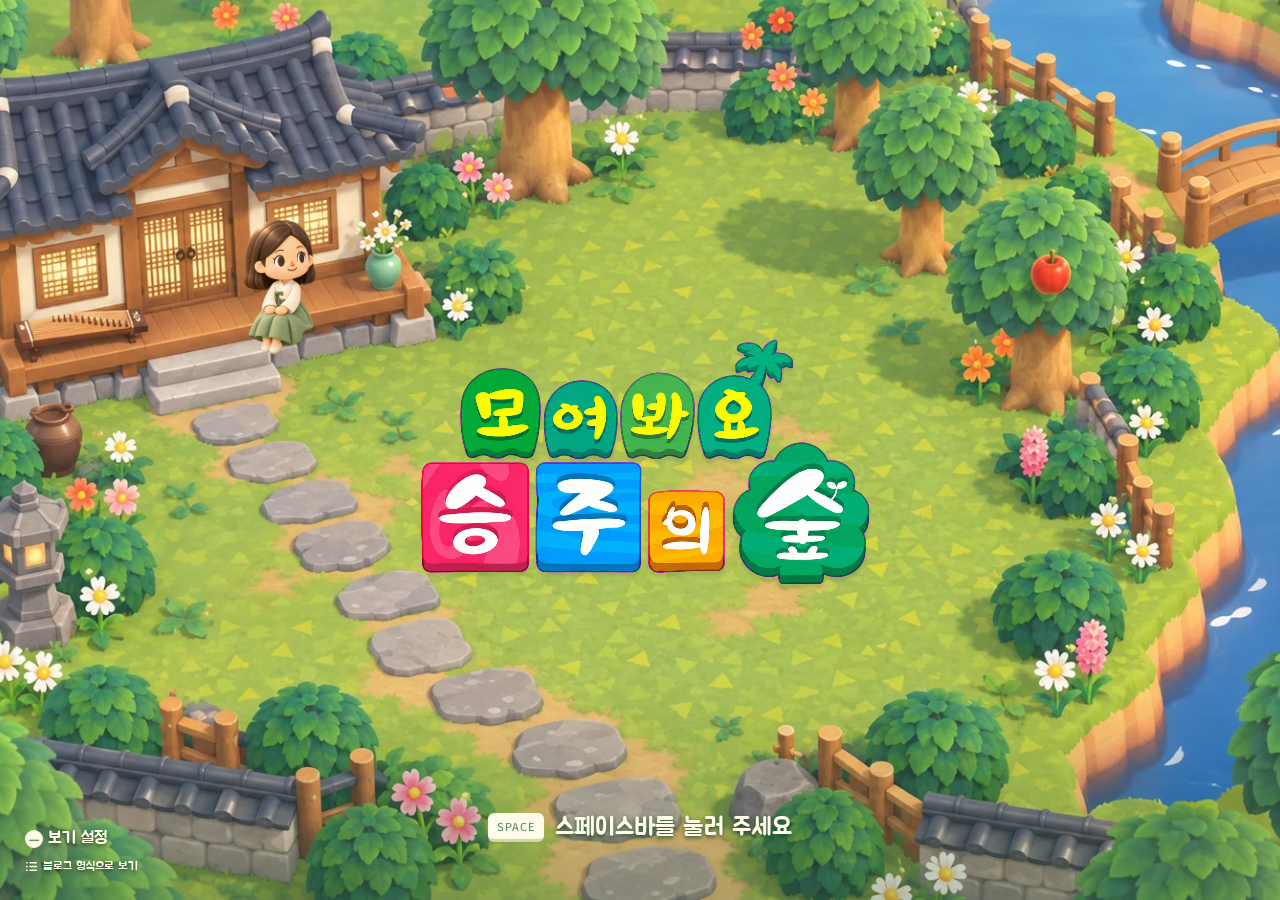
<file: index.html>
<!doctype html>
<html lang="ko">
<head>
<meta charset="utf-8">
<meta name="viewport" content="width=device-width,initial-scale=1,viewport-fit=cover">
<title>주섬주섬 · 박승주 포트폴리오</title>
<meta name="description" content="한옥과 텃밭을 산책하며 프로젝트와 경험을 둘러보는 박승주의 게임형 포트폴리오, 주섬주섬.">
<link rel="canonical" href="https://zoe3399.github.io/">
<meta property="og:type" content="website">
<meta property="og:site_name" content="주섬주섬">
<meta property="og:title" content="주섬주섬 · 박승주 포트폴리오">
<meta property="og:description" content="한옥과 텃밭을 산책하며 프로젝트와 경험을 둘러보는 게임형 포트폴리오">
<meta property="og:url" content="https://zoe3399.github.io/">
<meta property="og:image" content="https://zoe3399.github.io/assets/img/social/main-screen-og.jpg">
<meta property="og:image:width" content="1200">
<meta property="og:image:height" content="540">
<meta property="og:image:alt" content="한옥 마루와 앉아 있는 캐릭터, 로고가 보이는 주섬주섬 메인 화면">
<meta name="twitter:card" content="summary_large_image">
<link rel="preconnect" href="https://fonts.googleapis.com">
<link rel="preconnect" href="https://fonts.gstatic.com" crossorigin>
<link href="https://fonts.googleapis.com/css2?family=Jua&family=Noto+Sans+KR:wght@400;500;700;800&display=swap" rel="stylesheet">
<style>
/* card styles from list view */
:root{
  --sky1:#BFE7F7; --sky2:#E9F7FB; --grass:#9DD27F; --grass2:#8BC66C; --grass-dot:#B3DE97;
  --cream:#FFF9EC; --paper:#FFFDF6; --ink:#5A4632; --sub:#7E6A55; --line:#EADFC8;
  --wood:#C08E5B; --wood2:#9F6F42; --wood-ink:#FFF6E4;
  --orange:#F29B4B; --teal:#5DBFB2; --pink:#F4A6B8; --yellow:#FFD66B; --blue:#79B8E8;
  --shadow:rgba(90,70,50,.18); --btn-ink:#FFFFFF; --bg:#9DD27F;
}
@media (prefers-color-scheme: dark){
  :root:not([data-theme="light"]){
    --sky1:#1B2A4A; --sky2:#2C3F66; --grass:#3F6B45; --grass2:#35603B; --grass-dot:#4A7A50;
    --cream:#2E2A33; --paper:#34303A; --ink:#F6EBD9; --sub:#CDBFA9; --line:#4A4450;
    --wood:#8A643F; --wood2:#6E4E30; --wood-ink:#FFF2DA;
    --shadow:rgba(0,0,0,.35); --btn-ink:#1E1A22; --bg:#3F6B45;
  }
}
:root[data-theme="dark"]{
  --sky1:#1B2A4A; --sky2:#2C3F66; --grass:#3F6B45; --grass2:#35603B; --grass-dot:#4A7A50;
  --cream:#2E2A33; --paper:#34303A; --ink:#F6EBD9; --sub:#CDBFA9; --line:#4A4450;
  --wood:#8A643F; --wood2:#6E4E30; --wood-ink:#FFF2DA;
  --shadow:rgba(0,0,0,.35); --btn-ink:#1E1A22; --bg:#3F6B45;
}
*{box-sizing:border-box}
html{scroll-behavior:smooth;scroll-padding-top:20px}
body{margin:0;color:var(--sub);font-family:'Noto Sans KR','Apple SD Gothic Neo','Malgun Gothic',sans-serif;font-size:15px;line-height:1.75;word-break:keep-all;-webkit-font-smoothing:antialiased;
  background-color:var(--grass);
  background-image:radial-gradient(var(--grass-dot) 2.2px,transparent 2.6px),radial-gradient(var(--grass-dot) 2.2px,transparent 2.6px);
  background-size:46px 46px;background-position:0 0,23px 23px;padding-bottom:96px}
a{color:var(--teal);text-decoration:none;font-weight:500}
a:hover{text-decoration:underline}
strong{color:var(--ink)}
.wrap{max-width:1040px;margin:0 auto;padding:0 20px}
.round{font-family:'Jua','Noto Sans KR',sans-serif;font-weight:400}

/* ---------- sky hero ---------- */
header.hero{position:relative;background:linear-gradient(var(--sky1),var(--sky2) 78%);padding:40px 0 0;overflow:hidden}
.scene{position:relative;height:300px;max-width:1040px;margin:0 auto}
.scene svg{position:absolute;inset:0;width:100%;height:100%}
.cloud{animation:drift 26s linear infinite}
.cloud.c2{animation-duration:38s;animation-delay:-12s}
@keyframes drift{from{transform:translateX(-120px)}to{transform:translateX(1160px)}}
.sign{position:absolute;left:50%;bottom:58px;transform:translateX(-50%);text-align:center}
.sign .board{background:var(--wood);color:var(--wood-ink);border-radius:18px;padding:14px 34px 12px;box-shadow:0 6px 0 var(--wood2),0 12px 18px var(--shadow);position:relative}
.sign .board:before{content:'';position:absolute;inset:6px;border:2px dashed rgba(255,246,228,.45);border-radius:13px;pointer-events:none}
.sign h1{margin:0;font-size:44px;line-height:1.1;letter-spacing:.02em;white-space:nowrap}
.sign .sub{white-space:nowrap}
.sign .sub{font-size:14px;opacity:.92;margin-top:4px}
.sign .post{width:16px;height:64px;margin:0 auto;background:var(--wood2);border-radius:0 0 6px 6px}
.ground{height:44px;background:var(--grass);border-radius:50% 50% 0 0/100% 100% 0 0;margin-top:-30px;position:relative}

/* ---------- dialog box ---------- */
.dialog-wrap{margin:-6px auto 0;position:relative;z-index:2}
.dialog{position:relative;background:var(--cream);border-radius:40px;padding:34px 40px 30px;box-shadow:0 8px 0 var(--line),0 16px 30px var(--shadow)}
.nametag{position:absolute;top:-18px;left:40px;background:var(--orange);color:#fff;padding:4px 20px;border-radius:999px;font-size:17px;transform:rotate(-3deg);box-shadow:0 3px 0 #D9803A}
.dialog .line{white-space:pre-line;font-size:18px;color:var(--ink);min-height:3.6em;margin:0}
.dialog .next{position:absolute;right:36px;bottom:14px;color:var(--orange);font-size:18px;animation:bob 1s ease-in-out infinite}
@keyframes bob{50%{transform:translateY(4px)}}
.dialog .choices{display:flex;flex-wrap:wrap;gap:10px;margin-top:18px}
.btn{display:inline-flex;align-items:center;gap:8px;padding:9px 18px;border-radius:999px;background:var(--paper);color:var(--ink);font-size:14px;font-weight:700;border:2px solid var(--line);box-shadow:0 3px 0 var(--line);transition:transform .15s}
.btn:hover{transform:translateY(-2px);text-decoration:none}
.btn.primary{background:var(--teal);border-color:var(--teal);color:#fff;box-shadow:0 3px 0 #469C91}

/* ---------- achievement badges ---------- */
.badges{display:grid;grid-template-columns:repeat(4,1fr);gap:14px;margin:26px 0 0}
.stat{background:var(--paper);border-radius:24px;padding:16px 14px 14px;text-align:center;box-shadow:0 5px 0 var(--line);position:relative}
.stat .medal{width:40px;height:40px;border-radius:50%;margin:-34px auto 6px;display:flex;align-items:center;justify-content:center;font-size:18px;color:#fff;box-shadow:0 3px 0 rgba(0,0,0,.12)}
.stat em{display:block;font-style:normal;font-size:12.5px;font-weight:700;color:var(--orange);letter-spacing:.04em;margin-bottom:2px}
.nw{white-space:nowrap}
@media (max-width:560px){.stat span{font-size:12px}}
.stat b{display:block;font-size:24px;color:var(--ink);line-height:1.25}
.stat span{font-size:13px}

/* ---------- sections as places ---------- */
section{padding:56px 0 8px}
.sh{display:flex;align-items:flex-end;justify-content:space-between;gap:14px;flex-wrap:wrap;margin-bottom:26px}
h2{margin:0;display:inline-flex;align-items:center;gap:12px;background:var(--wood);color:var(--wood-ink);padding:10px 26px 9px;border-radius:16px;font-size:24px;font-weight:400;box-shadow:0 5px 0 var(--wood2);position:relative}
h2 .n{background:var(--wood-ink);color:var(--wood2);border-radius:999px;font-size:13px;padding:1px 10px;font-family:'Noto Sans KR',sans-serif;font-weight:700}
h2 .place{font-size:14px;opacity:.85;font-family:'Noto Sans KR',sans-serif}
.sh p{margin:0;background:var(--paper);color:var(--sub);font-size:13.5px;padding:6px 14px;border-radius:999px;box-shadow:0 3px 0 var(--line)}

/* paper cards */
.card,.wc,.pc,.oc,.skills-card{background:var(--paper);border-radius:28px;box-shadow:0 6px 0 var(--line),0 14px 24px var(--shadow);position:relative}
.wc:hover,.pc:hover,.oc:hover{transform:translateY(-3px)}
.wc,.pc,.oc{transition:transform .2s}

.work{display:grid;grid-template-columns:repeat(2,1fr);gap:22px}
.wc{padding:26px 26px 20px;display:flex;flex-direction:column}
.wc.span2{grid-column:1/-1}
.wc h3,.pc h3,.oc h3{font-family:'Jua','Noto Sans KR',sans-serif;font-weight:400;color:var(--ink);margin:0 0 2px;font-size:21px;line-height:1.35}
.wc .meta{font-size:13px;color:var(--orange);font-weight:700;margin-bottom:12px}
.pr{display:grid;grid-template-columns:58px 1fr;gap:6px 10px;margin:0;font-size:14.5px}
.pr dt{color:#fff;font-weight:700;font-size:12px;border-radius:999px;text-align:center;height:22px;line-height:22px;margin-top:3px}
.pr dt:nth-of-type(1){background:var(--pink)}
.pr dt:nth-of-type(2){background:var(--blue)}
.pr dt:nth-of-type(3){background:var(--teal)}
.pr dd{margin:0}
.wc .foot{margin-top:auto;padding-top:16px;display:flex;gap:8px;flex-wrap:wrap}
.tag{display:inline-block;font-size:12px;padding:3px 11px;border-radius:999px;background:var(--cream);color:var(--sub);border:1.5px solid var(--line)}
.tag.lock{background:#FFF1D6;color:#B07A24;border-color:#F3D9A8}
:root[data-theme="dark"] .tag.lock{background:#3A3122;color:#E8C27A;border-color:#5A4A30}
@media (prefers-color-scheme: dark){:root:not([data-theme="light"]) .tag.lock{background:#3A3122;color:#E8C27A;border-color:#5A4A30}}

.appgrid{display:grid;grid-template-columns:1fr 1.25fr;gap:24px;align-items:start}
.appgrid.vert{grid-template-columns:1fr;gap:18px}
.shots{display:grid;grid-template-columns:repeat(4,1fr);gap:10px}
.shots figure,.vids figure{margin:0}
.shots img{display:block;width:100%;aspect-ratio:9/19.5;object-fit:cover;object-position:top;border-radius:18px;border:4px solid var(--ink);background:var(--cream)}
.shots figcaption,.vids figcaption{font-size:12px;text-align:center;margin-top:6px}
.vids{display:grid;grid-template-columns:1fr 1fr;gap:16px}
.vids video{display:block;width:100%;aspect-ratio:16/11;object-fit:contain;border-radius:18px;background:#1E1A22;border:4px solid var(--wood)}

.gallery{display:grid;grid-template-columns:repeat(3,1fr);gap:12px;margin-top:16px}
.gallery figure{margin:0}
.gallery img,.gallery video{display:block;width:100%;aspect-ratio:16/9;object-fit:cover;border-radius:14px;background:#111;border:1px solid var(--line)}
.gallery figcaption{font-size:12px;text-align:center;margin-top:5px}
@media (max-width:560px){.gallery{grid-template-columns:1fr}}
.proposal-teaser{margin:18px 0 0;background:#f1eff0;border:1px solid var(--line);border-radius:16px;overflow:hidden}
.proposal-teaser img{display:block;width:100%;height:auto;max-height:235px;object-fit:cover;object-position:center}
.proposal-teaser figcaption{padding:8px 12px;font-size:12px;text-align:center;color:var(--sub)}
.proposal-gallery{display:grid;grid-template-columns:repeat(3,1fr);gap:12px;margin:12px 0 0}
.proposal-gallery figure{margin:0;background:#f1eff0;border:1px solid var(--line);border-radius:13px;overflow:hidden}
.proposal-gallery img{display:block;width:100%;aspect-ratio:1.42;object-fit:cover}
.proposal-gallery figcaption{padding:8px 6px;font-size:12px;text-align:center;color:var(--sub)}
@media (max-width:640px){.proposal-gallery{grid-template-columns:1fr}.proposal-gallery img{aspect-ratio:1.7}}
.private-case{margin:18px 0 0;padding:16px;background:#f8f4ee;border:1px solid var(--line);border-radius:16px}.private-case h4{margin:0;color:#5a4632;font-size:17px}.private-case p{margin:7px 0 0;color:var(--sub);font-size:13px;line-height:1.65}.private-case small{display:block;margin-top:9px;color:var(--sub);font-size:11px;text-align:center}
.education-preview{margin:18px 0 0;padding:16px;background:#f0f7fb;border:1px solid #cbdde8;border-radius:16px}.education-preview h4{margin:0;color:#276991;font-size:17px}.education-preview p{margin:7px 0 0;color:var(--sub);font-size:13px;line-height:1.65}.education-preview small{display:block;margin-top:9px;color:var(--sub);font-size:11px;text-align:center}
.field-ops-proof{margin:18px 0 0;padding:16px;background:#f3f7ee;border:1px solid #d5e1c9;border-radius:16px}.field-ops-proof h4{margin:0;color:#3d6f4e;font-size:17px}.field-ops-proof p{margin:8px 0 0;color:var(--sub);font-size:13px;line-height:1.7}.field-ops-proof p b{color:#3d6f4e}.field-ops-grid{display:grid;grid-template-columns:repeat(3,1fr);gap:8px;margin-top:12px}.field-ops-grid div{padding:10px;background:#fff;border:1px solid #e0e8d9;border-radius:10px}.field-ops-grid b,.field-ops-grid span{display:block}.field-ops-grid b{color:#48674d;font-size:12px}.field-ops-grid span{margin-top:4px;color:var(--sub);font-size:11px;line-height:1.55}.field-ops-proof small{display:block;margin-top:10px;color:var(--sub);font-size:11px;text-align:center}@media (max-width:640px){.field-ops-grid{grid-template-columns:1fr}}
.phones{display:grid;grid-template-columns:repeat(4,1fr);gap:10px;margin-top:16px}
.phones figure{margin:0}
.phones img{display:block;width:100%;height:auto;filter:drop-shadow(0 6px 10px rgba(0,0,0,.15))}
.phones figcaption{font-size:12px;text-align:center;margin-top:4px}
@media (max-width:560px){.phones{grid-template-columns:repeat(2,1fr)}}
.pc-media{grid-column:1/-1;padding:0 26px 24px}
.pc-media .gallery{margin-top:0}
.oc.span2{grid-column:1/-1}
.oc.plan{flex-direction:column;gap:14px}
.oc.plan:before{background:var(--blue)}
.oc.plan .top{display:flex;gap:8px;flex-wrap:wrap;margin-bottom:6px}
.oc.plan .when{font-size:13px;margin-bottom:8px}
.oc.plan .pr{margin:6px 0 4px}
.diagrams{display:grid;grid-template-columns:1fr 1fr;gap:12px}
.diagrams figure{margin:0}
.diagrams .wide2{grid-column:1/-1}
.oc .diagrams img{display:block;width:100%;height:auto;object-fit:contain;flex:none;background:#fff;border-radius:14px;border:1px solid var(--line);padding:8px}
.diagrams figcaption{font-size:12px;text-align:center;margin-top:5px}
@media (max-width:560px){.diagrams{grid-template-columns:1fr}}
.pivot{font-size:14px;margin:0 0 10px}
.ptools{display:flex;justify-content:space-between;align-items:center;gap:10px;flex-wrap:wrap;margin:-8px 0 18px}
.ptools .chips,.ptools .tright{display:flex;gap:8px;flex-wrap:wrap;align-items:center}
.chip{font:inherit;font-size:13.5px;font-weight:700;cursor:pointer;padding:7px 15px;border-radius:999px;border:2px solid var(--line);background:var(--paper,#fff);color:var(--ink);transition:transform .15s}
.chip b{font-size:12px;opacity:.7;margin-left:3px}
.chip:hover{transform:translateY(-1px)}
.chip.on{background:var(--teal,var(--accent));border-color:var(--teal,var(--accent));color:#fff}
.sel select{font:inherit;font-size:13.5px;font-weight:700;padding:7px 12px;border-radius:999px;border:2px solid var(--line);background:var(--paper,#fff);color:var(--ink);cursor:pointer}
.sr{position:absolute;width:1px;height:1px;overflow:hidden;clip:rect(0 0 0 0)}
.gist{margin:2px 0 10px!important;color:var(--ink);font-weight:500}
.more-btn{font:inherit;font-size:13px;font-weight:700;cursor:pointer;background:none;border:none;color:var(--teal,var(--accent));padding:0;margin-bottom:4px}
.more-btn span{display:inline-block;transition:transform .2s}
.pc.open .more-btn span{transform:rotate(180deg)}
html.js .pc:not(.open) .more{display:none}
html.js .pc:not(.open) .thumb{min-height:120px}
html.js .pc:not(.open){grid-template-columns:200px 1fr}
.pc.hide{display:none}
@media (max-width:860px){html.js .pc:not(.open){grid-template-columns:1fr}html.js .pc:not(.open) .thumb{min-height:110px;aspect-ratio:16/6}}
.awards .alist{list-style:none;margin:8px 0 0;padding:0}
.awards .alist li{display:grid;grid-template-columns:56px 1fr;gap:10px;padding:10px 0;border-bottom:1.5px dashed var(--line);font-size:14.5px}
.awards .alist li:last-child{border-bottom:none}
.awards .ay{font-weight:700;color:var(--ink)}
.awards .ao{font-size:12.5px;color:var(--sub);margin-left:4px}
.awards .ap{font-size:13px}
.awards:before{background:var(--yellow)!important}
html.js .fold:not(.open) .more{display:none}
html.js .oc.fold:not(.open) img{height:90px;width:80px}
.fold.open .more-btn span{transform:rotate(180deg)}
/* projects = exploration log */
.projects{display:grid;gap:24px}
.pc{display:grid;grid-template-columns:290px 1fr;overflow:hidden}
.pc .thumb{position:relative;min-height:220px;background:var(--cream);margin:14px;border-radius:20px;overflow:hidden;border:3px dashed var(--line)}
.pc .thumb img{position:absolute;inset:0;width:100%;height:100%;object-fit:cover;object-position:top center}
.pc .thumb img.wide{object-fit:contain;object-position:center;padding:12px}
.pc .body{padding:22px 26px 22px 10px}
.pc .top{display:flex;gap:8px;flex-wrap:wrap;margin-bottom:8px}
.award{font-size:12px;font-weight:700;padding:3px 12px;border-radius:999px;background:var(--yellow);color:#7A5410}
.award:before{content:'★ '}
.role{font-size:12px;font-weight:700;padding:3px 12px;border-radius:999px;background:var(--cream);color:var(--orange);border:1.5px solid #F7CFA6}
.pc .when{font-size:13px;margin-bottom:10px}
.pc p{margin:0 0 10px;font-size:14.5px}
.metric{display:inline-block;font-weight:700;color:var(--ink);background:var(--yellow);padding:0 9px;border-radius:999px;font-size:14px}
:root[data-theme="dark"] .metric{color:#3A2A10}
@media (prefers-color-scheme: dark){:root:not([data-theme="light"]) .metric{color:#3A2A10}}
.use{background:var(--cream);border-radius:18px;padding:10px 16px;font-size:14px;margin:12px 0;border:2px dashed var(--line)}
.use b{color:var(--teal);margin-right:6px}
.stack{display:flex;flex-wrap:wrap;gap:6px;margin:10px 0 14px}
.links{display:flex;flex-wrap:wrap;gap:8px}
.links a{font-size:13px;padding:6px 14px;border-radius:999px;background:var(--teal);color:#fff;font-weight:700;box-shadow:0 3px 0 #469C91;transition:transform .15s}
.links a:hover{text-decoration:none;transform:translateY(-2px)}

/* bulletin board */
.others{display:grid;grid-template-columns:repeat(2,1fr);gap:22px}
.oc{display:flex;gap:16px;padding:18px}
.oc:before{content:'';position:absolute;top:-8px;left:50%;width:16px;height:16px;border-radius:50%;background:var(--pink);box-shadow:0 2px 0 rgba(0,0,0,.15);transform:translateX(-50%)}
.oc img{width:108px;height:140px;object-fit:cover;object-position:top;border-radius:14px;flex:none;background:var(--cream)}
.oc h3{font-size:18px;margin-bottom:4px}
.oc p{font-size:14px;margin:0 0 10px}

/* theater */
.video{display:grid;grid-template-columns:1.3fr 1fr;gap:26px;align-items:center;background:var(--paper);border-radius:28px;padding:22px;box-shadow:0 6px 0 var(--line),0 14px 24px var(--shadow)}
.video figure{margin:0;border-radius:20px;overflow:hidden;position:relative;border:5px solid var(--wood)}
.video img,.video video{display:block;width:100%;height:auto}
.video .play{position:absolute;inset:0;display:flex;align-items:center;justify-content:center}
.video .play span{background:var(--orange);color:#fff;border-radius:999px;padding:10px 20px;font-weight:700;font-size:15px;box-shadow:0 4px 0 #D9803A}
.video h3{font-family:'Jua','Noto Sans KR',sans-serif;font-weight:400;font-size:22px;color:var(--ink);margin:0 0 8px}

/* tool box */
.skills-card{padding:10px 18px}
table{width:100%;border-collapse:collapse;font-size:14.5px}
th,td{text-align:left;padding:12px 10px;border-bottom:2px dashed var(--line);vertical-align:top}
tr:last-child td{border-bottom:none}
th{color:var(--ink);font-weight:700}
td:first-child{white-space:nowrap;width:150px}
td:first-child span{display:inline-block;background:var(--cream);color:var(--ink);font-weight:700;padding:2px 12px;border-radius:999px;border:1.5px solid var(--line)}

footer{padding:40px 0 20px;font-size:13px;color:var(--ink)}
footer .wrap{display:flex;justify-content:space-between;gap:16px;flex-wrap:wrap;background:var(--paper);border-radius:999px;padding:12px 26px;box-shadow:0 4px 0 var(--line)}

/* ---------- dock (menu) ---------- */
.dock{position:fixed;left:50%;bottom:14px;transform:translateX(-50%);z-index:20;display:flex;gap:8px;background:var(--cream);padding:8px 10px;border-radius:26px;box-shadow:0 6px 0 var(--line),0 12px 24px var(--shadow);max-width:calc(100vw - 24px)}
.dock a{white-space:nowrap;display:flex;flex-direction:column;align-items:center;gap:2px;width:68px;padding:6px 2px 4px;border-radius:18px;color:var(--ink);font-size:11.5px;font-weight:700;transition:transform .15s}
.dock a:hover{transform:translateY(-4px);text-decoration:none}
.dock i{width:36px;height:36px;border-radius:12px;display:flex;align-items:center;justify-content:center}
.dock i svg{width:22px;height:22px;fill:#fff}
.theme-toggle{position:absolute;top:14px;right:16px;z-index:3;background:var(--paper);color:var(--ink);border:2px solid var(--line);border-radius:999px;padding:5px 14px;font-size:13px;font-weight:700;cursor:pointer;box-shadow:0 3px 0 var(--line)}
.stars{display:none}
:root[data-theme="dark"] .stars{display:block}
@media (prefers-color-scheme: dark){:root:not([data-theme="light"]) .stars{display:block}}
:root[data-theme="dark"] .sun{display:none}
@media (prefers-color-scheme: dark){:root:not([data-theme="light"]) .sun{display:none}}
.moon{display:none}
:root[data-theme="dark"] .moon{display:block}
@media (prefers-color-scheme: dark){:root:not([data-theme="light"]) .moon{display:block}}

@media (max-width:860px){
  .badges{grid-template-columns:repeat(2,1fr);row-gap:30px}
  .work,.others{grid-template-columns:1fr}
  .pc{grid-template-columns:1fr}
  .pc .thumb{min-height:170px;aspect-ratio:16/8}
  .pc .body{padding:4px 22px 22px}
  .appgrid{grid-template-columns:1fr}
  .shots{grid-template-columns:repeat(2,1fr)}
  .video{grid-template-columns:1fr}
  .sign h1{font-size:34px}
  .scene{height:250px}
}
@media (max-width:560px){
  .sign h1{font-size:30px}.sign .board{padding:12px 22px 10px}
  .wrap{padding:0 16px}
  .vids{grid-template-columns:1fr}
  .dialog{padding:30px 22px 26px;border-radius:30px}
  .dialog .line{font-size:16px}
  h2{font-size:20px;padding:8px 18px}
  h2 .place{display:none}
  .oc{flex-direction:column}.oc img{width:100%;height:160px}
  td:first-child{white-space:normal;width:100px}
  .dock a{width:auto;flex:1;font-size:10px}
  .dock i{width:32px;height:32px}
}
@media (prefers-reduced-motion:reduce){*{animation:none!important;transition:none!important}html{scroll-behavior:auto}}
@media print{.dock,.theme-toggle{display:none}}
</style>
<style>.sheet .more-btn{display:none!important}.sheet .more{display:block!important}.sheet .diagrams.more{display:grid!important}.sheet .pc-media.more{display:block!important}.sheet .others{grid-template-columns:1fr}.sheet .pc .thumb{min-height:200px}</style><style>
.homecard{display:flex;gap:20px;align-items:flex-start;flex-wrap:wrap}
.homecard .face{width:150px;border-radius:24px;border:5px solid #FFF;box-shadow:0 5px 0 #EADFC8,0 10px 20px rgba(0,0,0,.15);flex:none}
.homecard>div{flex:1;min-width:240px}
.hn{font-family:'Jua',sans-serif;font-weight:400;font-size:28px;color:#5A4632;margin:4px 0 6px}
.hn small{font-size:15px;color:#F29B4B}
/* title screen */
#title{position:fixed;inset:0;z-index:20;display:flex;flex-direction:column;align-items:center;justify-content:center;gap:26px;background:radial-gradient(ellipse at 50% 42%,rgba(255,255,255,.35),rgba(255,255,255,0) 55%),linear-gradient(rgba(120,200,240,.55),rgba(90,170,80,.55));backdrop-filter:blur(5px);-webkit-backdrop-filter:blur(5px);cursor:pointer;transition:opacity .5s}
#title.hide{opacity:0;pointer-events:none}
.logo{display:flex;flex-direction:column;align-items:center;gap:8px;filter:drop-shadow(0 8px 0 rgba(0,0,0,.18)) drop-shadow(0 14px 20px rgba(0,0,0,.25))}
.logo .row{display:flex;gap:8px}
.logo span{font-family:'Jua',sans-serif;color:#fff;display:flex;align-items:center;justify-content:center;border-radius:26px 30px 24px 32px;text-shadow:0 3px 0 rgba(0,0,0,.18);animation:hop 2.4s ease-in-out infinite}
.logo .r1 span{width:74px;height:70px;font-size:44px;color:#FFE65A}
.logo .r2 span{width:108px;height:104px;font-size:70px}
.logo span:nth-child(2){animation-delay:.15s}.logo span:nth-child(3){animation-delay:.3s}.logo span:nth-child(4){animation-delay:.45s}
@keyframes hop{0%,100%{transform:translateY(0) rotate(-2deg)}50%{transform:translateY(-6px) rotate(2deg)}}
.logo .sub{font-family:'Jua',sans-serif;color:#FFF9EC;font-size:18px;letter-spacing:.2em;margin-top:6px}
.press{font-family:'Jua',sans-serif;color:#fff;font-size:22px;background:rgba(40,60,30,.35);padding:8px 22px;border-radius:999px;animation:blink 1.4s infinite}
.press b{display:inline-flex;align-items:center;justify-content:center;width:30px;height:30px;border-radius:50%;background:#fff;color:#5A4632;font-weight:400;margin-right:6px}
@keyframes blink{50%{opacity:.35}}
.tfoot{position:absolute;bottom:18px;left:20px;color:#fff;font-family:'Jua',sans-serif;font-size:14px;opacity:.9}
.tfoot a{color:#fff;text-decoration:underline}
@media (max-width:640px){.logo .r1 span{width:54px;height:52px;font-size:32px}.logo .r2 span{width:76px;height:74px;font-size:48px}.press{font-size:18px}}
</style>
<style>
/* ---------- game shell ---------- */
html,body{margin:0;height:100%;overflow:hidden;padding:0!important;background:#6FB35A!important;background-image:none!important}
body{touch-action:none;-webkit-user-select:none;user-select:none}
#game{position:fixed;inset:0;display:block;width:100%;height:100%;image-rendering:auto}
.hud{position:fixed;z-index:5;font-family:'Jua','Noto Sans KR',sans-serif}
.hud-top{top:12px;left:12px;right:12px;display:flex;justify-content:space-between;gap:10px;pointer-events:none}
.hud-top>*{pointer-events:auto}
.pill{background:#FFF9EC;color:#5A4632;border-radius:999px;padding:7px 14px;font-size:15px;box-shadow:0 4px 0 #EADFC8,0 8px 16px rgba(60,40,20,.2);border:none;cursor:pointer;display:inline-flex;align-items:center;gap:6px;text-decoration:none;font-family:inherit}
.pill:hover{transform:translateY(-1px);text-decoration:none}
.pill.title{background:#C08E5B;color:#FFF6E4;box-shadow:0 4px 0 #9F6F42,0 8px 16px rgba(60,40,20,.2);cursor:default}
.pills{display:flex;gap:8px;flex-wrap:wrap;justify-content:flex-end}
.hint{bottom:14px;left:50%;transform:translateX(-50%);background:rgba(255,249,236,.92);color:#5A4632;border-radius:999px;padding:6px 16px;font-size:14px;box-shadow:0 3px 0 #EADFC8;white-space:nowrap}
.hint kbd{font-family:inherit;background:#C08E5B;color:#fff;border-radius:6px;padding:0 6px;margin:0 2px}
.prompt{bottom:58px;left:50%;transform:translateX(-50%);background:#FFF9EC;color:#5A4632;border-radius:20px;padding:9px 18px;font-size:17px;box-shadow:0 5px 0 #EADFC8,0 10px 20px rgba(60,40,20,.25);display:none;white-space:nowrap;max-width:92vw;overflow:hidden;text-overflow:ellipsis}
.prompt b{background:#F29B4B;color:#fff;border-radius:8px;padding:1px 8px;margin-right:8px;font-weight:400}
.prompt.show{display:block;animation:pop .18s ease-out}
@keyframes pop{from{transform:translateX(-50%) scale(.9);opacity:0}}
/* speech bubble (wavy) */
.talk{position:fixed;z-index:8;left:50%;bottom:26px;transform:translateX(-50%);width:min(680px,92vw);display:none}
.talk.show{display:block;animation:rise .25s ease-out}
@keyframes rise{from{transform:translate(-50%,16px);opacity:0}}
.talk svg.shape{position:absolute;inset:0;width:100%;height:100%;filter:drop-shadow(0 8px 14px rgba(60,40,20,.25))}
.talk .inner{position:relative;padding:34px 46px 40px;min-height:130px;text-align:center;font-family:'Jua','Noto Sans KR',sans-serif;color:#5A4632;font-size:20px;line-height:1.6;white-space:pre-line}
.talk .who{position:absolute;top:-16px;left:52px;background:#F29B4B;color:#fff;padding:3px 18px;border-radius:999px;font-size:17px;transform:rotate(-4deg);box-shadow:0 3px 0 #D9803A;z-index:2;font-family:'Jua',sans-serif}
.talk .next{position:absolute;left:50%;bottom:14px;transform:translateX(-50%);color:#F2A93B;font-size:18px;animation:bob 1s infinite}
@keyframes bob{50%{transform:translate(-50%,4px)}}
/* modal */
.modal{position:fixed;inset:0;z-index:10;display:none;align-items:center;justify-content:center;background:rgba(40,30,20,.35);padding:16px}
.modal.show{display:flex}
.sheet{position:relative;width:min(1000px,100%);max-height:88vh;overflow:auto;background:#FFFDF6;border-radius:30px;box-shadow:0 10px 0 #EADFC8,0 20px 40px rgba(0,0,0,.3);padding:28px 26px 26px;animation:rise2 .22s ease-out;-webkit-user-select:text;user-select:text;touch-action:auto}
@keyframes rise2{from{transform:translateY(20px);opacity:0}}
.sheet .x{position:sticky;top:0;float:right;margin:-10px -6px 0 0;z-index:3;background:#F29B4B;color:#fff;border:none;border-radius:999px;width:40px;height:40px;font-size:20px;cursor:pointer;box-shadow:0 3px 0 #D9803A;font-family:'Jua',sans-serif}
.sheet .stitle{display:inline-flex;align-items:center;gap:10px;background:#C08E5B;color:#FFF6E4;border-radius:14px;padding:6px 18px;font-family:'Jua',sans-serif;font-size:20px;box-shadow:0 4px 0 #9F6F42;margin:0 0 18px}
.sheet .wc,.sheet .pc,.sheet .oc,.sheet .skills-card,.sheet .video{box-shadow:none!important;transform:none!important;border:2px solid #EADFC8}
.sheet .pc{grid-template-columns:260px 1fr}
.sheet .oc:before{display:none}
.sheet .menu{display:grid;grid-template-columns:repeat(auto-fill,minmax(230px,1fr));gap:12px}
.sheet .menu button{font:inherit;text-align:left;cursor:pointer;background:#FFF9EC;border:2px solid #EADFC8;border-radius:18px;padding:14px 16px;color:#5A4632;box-shadow:0 4px 0 #EADFC8;transition:transform .15s}
.sheet .menu button:hover{transform:translateY(-2px)}
.sheet .menu button b{display:block;font-family:'Jua',sans-serif;font-weight:400;font-size:17px;color:#5A4632}
.sheet .menu button span{font-size:13px;color:#7E6A55}
.sheet .menu .aw{display:inline-block;background:#FFD66B;color:#7A5410;border-radius:999px;font-size:11px;padding:1px 8px;margin-top:6px;font-weight:700}
.sheet p.lead{color:#5A4632;font-size:15.5px;margin:0 0 14px}
.sheet .stats{display:grid;grid-template-columns:repeat(4,1fr);gap:10px;margin:14px 0}
.sheet .stats div{background:#FFF9EC;border:2px solid #EADFC8;border-radius:18px;padding:12px;text-align:center}
.sheet .stats em{display:block;font-style:normal;font-size:12px;color:#F29B4B;font-weight:700}
.sheet .stats b{display:block;font-size:21px;color:#5A4632;font-family:'Jua',sans-serif;font-weight:400}
.sheet .stats span{font-size:12px}
.sheet .btns{display:flex;gap:10px;flex-wrap:wrap}
.sheet .btnx{display:inline-flex;gap:6px;padding:9px 18px;border-radius:999px;background:#5DBFB2;color:#fff;font-weight:700;box-shadow:0 3px 0 #469C91;font-size:14px;text-decoration:none;border:none;cursor:pointer;font-family:inherit}
.sheet .btnx.alt{background:#FFF9EC;color:#5A4632;box-shadow:0 3px 0 #EADFC8;border:2px solid #EADFC8}
.sheet .howto{display:grid;grid-template-columns:repeat(auto-fill,minmax(200px,1fr));gap:10px;margin:10px 0 0;padding:0;list-style:none}
.sheet .howto li{background:#FFF9EC;border-radius:14px;padding:10px 14px;border:2px dashed #EADFC8;font-size:14px}
.competency-proof{margin-top:18px;padding:18px;background:#F4F8F0;border:2px solid #D7E5CE;border-radius:18px}
.competency-proof h3{margin:0;color:#357E6B;font-size:19px}.competency-proof>p{margin:7px 0 0;color:#5A6254;font-size:14px;line-height:1.6}
.proof-grid{display:grid;grid-template-columns:repeat(2,1fr);gap:9px;margin-top:13px}.proof-grid>div{background:#fff;border:1px solid #D7E5CE;border-radius:12px;padding:11px}.proof-grid b{display:block;color:#36594D;font-size:14px}.proof-grid span{display:block;margin-top:4px;font-size:12px;line-height:1.5;color:#687168}.career-flow{padding-top:10px;border-top:1px dashed #BED5B1}
.sheet .posts{display:grid;gap:12px}
.sheet .post{display:block;text-align:left;background:#FFF9EC;border:2px solid #EADFC8;border-radius:18px;padding:14px 18px;color:#5A4632;text-decoration:none;box-shadow:0 4px 0 #EADFC8}
.sheet .post:hover{text-decoration:none;transform:translateY(-2px)}
.sheet .post b{font-family:'Jua',sans-serif;font-weight:400;font-size:18px;display:block}
.sheet .post small{color:#F29B4B;font-weight:700}
.sheet .post p{margin:4px 0 0;font-size:14px}
/* touch controls */
.touch{position:fixed;z-index:6;bottom:calc(18px + env(safe-area-inset-bottom));display:none}
.touch.show{display:block}
.dpad{left:18px;width:150px;height:150px}
.dpad button{position:absolute;width:52px;height:52px;border-radius:16px;border:none;background:rgba(255,249,236,.9);box-shadow:0 4px 0 #EADFC8;font-size:22px;color:#5A4632}
.dpad .u{left:49px;top:0}.dpad .d{left:49px;bottom:0}.dpad .l{left:0;top:49px}.dpad .r{right:0;top:49px}
.abtn{right:22px;width:78px;height:78px;border-radius:50%;border:none;background:#F29B4B;color:#fff;font-family:'Jua',sans-serif;font-size:26px;box-shadow:0 5px 0 #D9803A}
.abtn.on{animation:pulse 1s infinite}
@keyframes pulse{50%{transform:scale(1.08)}}
.travel{position:absolute;top:50px;right:0;background:#FFF9EC;border-radius:20px;padding:8px;box-shadow:0 6px 0 #EADFC8,0 12px 24px rgba(0,0,0,.2);display:none;min-width:200px}
.travel.show{display:block}
.travel button{display:block;width:100%;text-align:left;font-family:'Jua',sans-serif;font-size:16px;background:none;border:none;padding:8px 12px;border-radius:12px;color:#5A4632;cursor:pointer}
.travel button:hover{background:#FDEBD2}
.relwrap{position:relative}
@media (max-width:640px){
  .pill{font-size:13px;padding:6px 11px}
  .pill .lbl{display:none}
  .hint{display:none}
  .prompt{bottom:190px;font-size:15px}
  .talk{bottom:190px}
  .talk .inner{font-size:16px;padding:28px 24px 36px}
  .sheet{padding:22px 16px;border-radius:24px;max-height:84vh}
  .sheet .pc{grid-template-columns:1fr}
  .sheet .stats{grid-template-columns:repeat(2,1fr)}
  .proof-grid{grid-template-columns:1fr}
}
@media (prefers-reduced-motion:reduce){*{animation:none!important}}
</style>
<link rel="stylesheet" href="assets/css/island.css?v=20260929-marked-logo">

</head>
<body>
<canvas id="game" tabindex="0" aria-label="주섬주섬 게임 화면. 방향키로 이동하고 스페이스바로 살펴볼 수 있어요."></canvas>

<svg width="0" height="0" aria-hidden="true" style="position:absolute;pointer-events:none"><defs><symbol id="i-leaf" viewBox="0 0 24 24"><path d="M20 3C9 1 3 7 5 14c2 7 13 7 15-11Z"/><path d="M4 22 16 8M10 15l-1-5m5 1 4 1"/></symbol><symbol id="i-home" viewBox="0 0 24 24"><path d="m3 11 9-8 9 8M5 10v11h14V10M9 21v-7h6v7"/></symbol><symbol id="i-work" viewBox="0 0 24 24"><rect x="3" y="7" width="18" height="14" rx="3"/><path d="M8 7V4h8v3M3 12c5 4 13 4 18 0M10 13h4v4h-4z"/></symbol><symbol id="i-star" viewBox="0 0 24 24"><path d="m12 3 3 6 6 1-4.5 4.5 1 6.5L12 18l-5.5 3 1-6.5L3 10l6-1Z"/></symbol><symbol id="i-sprout" viewBox="0 0 24 24"><path d="M12 22V12C4 13 2 8 3 4c7 0 10 3 9 8Zm0 4c0-8 3-12 9-12 1 7-2 10-9 10"/></symbol><symbol id="i-board" viewBox="0 0 24 24"><rect x="3" y="4" width="18" height="14" rx="2"/><path d="M7 18v4m10-4v4M7 8h10M7 12h6"/></symbol><symbol id="i-video" viewBox="0 0 24 24"><rect x="3" y="5" width="18" height="14" rx="3"/><path d="m10 9 6 3-6 3Z"/></symbol><symbol id="i-tools" viewBox="0 0 24 24"><path d="m4 20 9-9a6 6 0 0 1 7-8l-4 4 1 3 3 1 3-3a6 6 0 0 1-8 7l-8 8Z"/></symbol><symbol id="i-book" viewBox="0 0 24 24"><path d="M3 4h6l3 2 3-2h6v16h-6l-3 2-3-2H3ZM12 6v16M6 8h3m6 0h3M6 12h3m6 0h3"/></symbol><symbol id="i-map" viewBox="0 0 24 24"><path d="m3 6 6-3 6 3 6-3v15l-6 3-6-3-6 3ZM9 3v15m6-12v15"/></symbol><symbol id="i-mail" viewBox="0 0 24 24"><rect x="3" y="5" width="18" height="14" rx="3"/><path d="m3 7 9 7 9-7"/></symbol><symbol id="i-moon" viewBox="0 0 24 24"><path d="M20 15A9 9 0 0 1 9 3a9 9 0 1 0 11 12Z"/></symbol><symbol id="i-sun" viewBox="0 0 24 24"><circle cx="12" cy="12" r="4"/><path d="M12 1v3m0 16v3M1 12h3m16 0h3M4 4l2 2m12 12 2 2M4 20l2-2M18 6l2-2"/></symbol><symbol id="i-grid" viewBox="0 0 24 24"><rect x="3" y="3" width="7" height="7" rx="2"/><rect x="14" y="3" width="7" height="7" rx="2"/><rect x="3" y="14" width="7" height="7" rx="2"/><rect x="14" y="14" width="7" height="7" rx="2"/></symbol><symbol id="i-list" viewBox="0 0 24 24"><path d="M9 5h12M9 12h12M9 19h12M3 5h1M3 12h1M3 19h1"/></symbol></defs></svg>
<div id="title" class="forest-title" aria-label="주섬주섬 시작 화면">
 <img id="titleLandscape" src="assets/img/title/hanok-game.webp" alt="" width="1672" height="941" fetchpriority="high" decoding="async">
 <div class="forest-logo game-title-logo"><h1 class="title-accessible">주섬주섬</h1><canvas id="titleLogo" width="1450" height="778" aria-hidden="true"></canvas></div>
 <div class="forest-resident porch-resident"><img src="assets/img/character-material/seated-porch.png" alt="한옥 마루에 앉아 쉬고 있는 승주" decoding="async"></div>
 <button class="forest-start" id="startButton"><span class="space-key" aria-hidden="true">SPACE</span><span class="keyboard-start">스페이스바를 눌러 주세요</span><span class="touch-start">눌러서 시작해 주세요</span></button>
 <p id="startStatus" class="start-status" role="status" aria-live="polite"></p>
 <nav class="forest-options" aria-label="시작 화면 메뉴"><details id="titleSettings"><summary><span class="option-symbol" aria-hidden="true">−</span> 보기 설정</summary><div class="view-settings"><label><input id="titleNight" type="checkbox"> 밤의 섬으로 입장</label><label><input id="titleMotion" type="checkbox"> 움직임 줄이기</label></div></details><a href="list.html"><svg class="icon" aria-hidden="true"><use href="#i-list"/></svg> 블로그 형식으로 보기</a></nav>
</div>
<div class="hud hud-top game-ui">
 <button class="resident-pill" data-shortcut="home" aria-label="박승주 주민 소개"><span class="portrait"><canvas class="villager-preview" width="543" height="724" aria-hidden="true"></canvas></span><span><strong>주섬주섬</strong><small>기획자&amp;PM</small></span></button>
 <div class="pills"><button class="pill" id="btnNight" aria-label="밤의 섬으로 전환" title="밤/낮 (N)"><svg class="icon" aria-hidden="true"><use href="#i-moon"/></svg><span class="lbl">밤의 섬</span></button><div class="relwrap"><button class="pill featured" id="btnTravel" aria-expanded="false" aria-controls="travel" title="섬 메뉴 (T)"><svg class="icon" aria-hidden="true"><use href="#i-grid"/></svg><span class="lbl">섬 메뉴</span></button><div class="travel" id="travel" aria-label="섬 메뉴"></div></div><a class="pill" href="list.html" aria-label="목록으로 보기" title="목록으로 보기"><svg class="icon" aria-hidden="true"><use href="#i-list"/></svg><span class="lbl">목록 보기</span></a></div>
</div>
<div class="island-clock game-ui"><div class="time" id="islandTime"></div><div class="date" id="islandDate"></div><div class="location">작은 아이디어가 자라는 곳</div></div>
<nav class="island-dock game-ui" aria-label="포트폴리오 바로 보기"><button data-shortcut="home"><span class="app-icon" style="--app:#82ad76"><svg class="icon" aria-hidden="true"><use href="#i-home"/></svg></span>주민 소개</button><button data-shortcut="sec:work"><span class="app-icon" style="--app:#df9b68"><svg class="icon" aria-hidden="true"><use href="#i-work"/></svg></span>작업실</button><button data-shortcut="sec:projects"><span class="app-icon" style="--app:#69afa3"><svg class="icon" aria-hidden="true"><use href="#i-star"/></svg></span>AI 프로젝트</button><button data-shortcut="others"><span class="app-icon" style="--app:#d495a3"><svg class="icon" aria-hidden="true"><use href="#i-board"/></svg></span>게시판</button><button data-shortcut="diary"><span class="app-icon" style="--app:#93a8c6"><svg class="icon" aria-hidden="true"><use href="#i-book"/></svg></span>일기장</button></nav>
<div class="hud hint game-ui"><kbd>← ↑ ↓ →</kbd> 이동 &nbsp; <kbd>Shift</kbd> 달리기 &nbsp; <kbd>Space</kbd> 살펴보기 &nbsp; <kbd>E</kbd> 인사 &nbsp; <kbd>T</kbd> 섬 메뉴</div>
<div class="hud prompt game-ui" id="prompt" role="status"></div>


<div class="talk" id="talk" role="button" tabindex="0" aria-label="다음 대화"><button class="skip-talk" id="skipTalk">안내 건너뛰기 ↗</button>
  <svg class="shape" viewBox="0 0 680 150" preserveAspectRatio="none" aria-hidden="true"><path d="M40 18 C120 4 220 14 340 8 C460 2 560 14 640 20 C672 24 678 60 674 80 C670 110 676 128 640 136 C540 150 440 138 340 144 C230 150 130 138 44 136 C8 132 2 110 6 80 C10 56 2 24 40 18Z" fill="#FFF9EC"/></svg>
  <span class="who" id="talkWho">승주</span>
  <div class="inner" id="talkText"></div>
  <span class="next" aria-hidden="true">▼</span>
</div>

<div class="modal" id="modal" role="dialog" aria-modal="true" aria-label="자세히 보기">
  <div class="sheet" id="sheet"><button class="x" id="close" aria-label="닫기">✕</button><div id="sheetBody"></div></div>
</div>

<div class="touch dpad game-ui" id="dpad"><button class="u" data-k="up" aria-label="위">▲</button><button class="l" data-k="left" aria-label="왼쪽">◀</button><button class="r" data-k="right" aria-label="오른쪽">▶</button><button class="d" data-k="down" aria-label="아래">▼</button></div>
<button class="touch abtn game-ui" id="abtn" aria-label="살펴보기">A</button>

<div id="tpls"><template id="tpl-work-app"><article class="wc span2" id="work-app">
      <h3>외국인 의료관광 플랫폼 TripDoc 앱 UI/UX 기획</h3>
      <div class="meta">트립닥 · 앱 화면 흐름·사용자 플로우 설계 · 기능 우선순위 정리</div>
      <div class="appgrid">
        <dl class="pr">
          <dt>문제</dt><dd>한국이 처음인 외국인이 병원·숙소·관광지를 따로 찾아야 하고, 언어 장벽 때문에 어떤 병원과 치료가 맞는지 판단하기 어려움</dd>
          <dt>역할</dt><dd>앱 화면 흐름과 사용자 플로우 설계, 주요 기능별 화면 구성 기획, Figma 와이어프레임 작성, 기획·디자인·개발 간 요구사항 조율</dd>
          <dt>결과물</dt><dd><strong>지도</strong> 병원·숙소·관광지·블루체크 병원을 한 지도에서 탐색하고 의료/관광으로 전환<br><strong>병원 목록</strong> 지역·응대 언어·추천순 필터, 평점·이벤트·진료시간을 한눈에 비교<br><strong>AI 채팅</strong> 목적과 상태를 물어 파트너 병원과 치료를 안내하는 AI 상담</dd>
        </dl>
        <div class="shots">
          <figure><a href="assets/img/app_map.jpg" target="_blank"><img src="assets/img/app_map.jpg" alt="TripDoc 지도 화면"></a><figcaption>지도 탐색</figcaption></figure>
          <figure><a href="assets/img/app_list.jpg" target="_blank"><img src="assets/img/app_list.jpg" alt="TripDoc 병원 목록 화면"></a><figcaption>병원 목록·필터</figcaption></figure>
          <figure><a href="assets/img/app_chat.jpg" target="_blank"><img src="assets/img/app_chat.jpg" alt="TripDoc AI 채팅 화면"></a><figcaption>AI 채팅 상담</figcaption></figure>
          <figure><a href="assets/img/app_ai.jpg" target="_blank"><img src="assets/img/app_ai.jpg" alt="TripDoc AI 시작 화면"></a><figcaption>AI 시작 화면</figcaption></figure>
        </div>
      </div>
      <div class="foot"><span class="tag">앱 UI/UX</span><span class="tag">사용자 플로우</span><span class="tag">Figma</span><span class="tag">AI 상담</span><span class="tag lock">제휴 병원 정보는 블러 처리</span></div>
    </article></template>
<template id="tpl-work-skill"><article class="wc" id="work-skill">
      <h3>업무별 Claude Skill 구축</h3>
      <div class="meta">트립닥 · AI 업무 적용 및 지침 설계</div>
      <dl class="pr">
        <dt>문제</dt><dd>반복적으로 정책과 계약을 검토하고, AI에 같은 배경·규칙을 매번 다시 설명하는 비효율</dd>
        <dt>역할</dt><dd>개발·법무·기획 업무 절차, 참고 정책과 응답 형식을 정리해 재사용 가능한 Skill로 제작</dd>
        <dt>결과물</dt><dd>의료광고법·개인정보·회원가입 약관·환불 정책 검토용 업무 지침. 기존 계약서·서비스 정책의 문제점을 발견해 개선에 활용</dd>
      </dl>
      <div class="foot"><span class="tag">Claude Skill</span><span class="tag">프롬프트 설계</span><span class="tag lock">사내 자료 · 요청 시 공유</span></div>
    </article></template>
<template id="tpl-work-edu"><article class="wc" id="work-edu">
      <h3>사내 AI 활용 교육 및 가이드 제작</h3>
      <div class="meta">트립닥 · 교육 기획·자료 제작·진행</div>
      <dl class="pr">
        <dt>문제</dt><dd>직군별로 AI 활용 경험이 달라, 업무에 적용하는 방법과 결과물 기준을 공유할 필요</dd>
        <dt>역할</dt><dd>ChatGPT·Claude·Gemini의 특징, 프롬프트 구조와 Skill 활용 사례를 교육 과정으로 구성</dd>
        <dt>결과물</dt><dd>AI 교육 PPT, Claude Skill 교육 자료·정리본 및 사내 교육. 교육 후 직군별 추가 질문과 활용 상담으로 연결</dd>
      </dl>
      <div class="foot"><span class="tag">사내 교육</span><span class="tag">가이드 문서</span><span class="tag lock">사내 자료 · 요청 시 공유</span></div>
    </article></template>
<template id="tpl-work-admin"><article class="wc" id="work-admin">
      <h3>Next.js 기반 관리자 페이지 재기획 및 개발</h3>
      <div class="meta">트립닥 · UI/UX 기획·풀스택 개발</div>
      <dl class="pr">
        <dt>문제</dt><dd>관리자 사용 흐름과 메뉴·정보·권한 구조 개선 필요</dd>
        <dt>역할</dt><dd>데이터 입력·조회와 권한 체계를 재설계하고, AI·바이브코딩으로 기획–구현–검증을 빠르게 반복</dd>
        <dt>결과물</dt><dd>기존 Python 기반 구조를 Next.js로 전환한 관리자 페이지. UI/UX 설계와 프론트엔드·백엔드 직접 개발</dd>
      </dl>
      <div class="foot"><span class="tag">Next.js</span><span class="tag">바이브코딩</span><span class="tag lock">사내 시스템 · 요청 시 화면 공유</span></div>
    </article></template>
<template id="tpl-work-itium"><article class="wc span2" id="work-itium">
      <h3>치료사 올인원 플랫폼 ‘아이티움(ITium)’ 운영 및 고도화</h3>
      <div class="meta">페어치도어 · 운영·기획·웹 개발 총괄</div>
      <div class="appgrid vert">
        <dl class="pr">
          <dt>문제</dt><dd>치료사·센터·보호자가 치료 일정, 수업 기록, 바우처 정보를 따로 관리해 업무가 흩어지고, 플랫폼의 안정적인 운영과 서비스 개선이 필요</dd>
          <dt>역할</dt><dd>플랫폼 점검·유지보수, 개선 과제 정리, 사용자 유형(치료사·센터·보호자)별 기능 구조 기획, Replit·Figma AI를 활용한 웹 개발과 화면 설계</dd>
          <dt>결과물</dt><dd><strong>랜딩 페이지</strong> “출근부터 퇴근까지, 선생님들의 스마트한 업무 파트너” 서비스 소개와 사용자별 주요 기능 안내<br><strong>치료사 대시보드</strong> 스케줄 관리(주간·월간), 프로그램·수업 기록/일지, 담당 아동 관리, 바우처 잔액·청구 파일함</dd>
        </dl>
        <div class="vids">
          <figure><video src="assets/video/itium_landing.mp4" poster="assets/img/itium_landing.jpg" controls muted playsinline preload="none"></video><figcaption>랜딩 페이지 (0:30)</figcaption></figure>
          <figure><video src="assets/video/itium_app.mp4" poster="assets/img/itium_app.jpg" controls muted playsinline preload="none"></video><figcaption>치료사 대시보드 시연 (1:47)</figcaption></figure>
        </div>
      </div>
      <div class="foot"><span class="tag">Replit</span><span class="tag">Figma AI</span><span class="tag">웹 서비스 기획</span><span class="tag">운영·유지보수</span><span class="tag">시연 영상은 샘플 데이터</span></div>
    </article></template>
<template id="tpl-work-multilang"><article class="wc" id="work-multilang">
      <h3>AI 활용 다국어 회사 소개서</h3>
      <div class="meta">자료 기획·번역·현지화 검수</div>
      <dl class="pr">
        <dt>문제</dt><dd>한국어로만 된 회사 소개서로는 해외 현지 고객·파트너에게 회사를 효과적으로 알리기 어려움</dd>
        <dt>역할</dt><dd>AI로 여러 언어로 번역한 뒤, 현지 표현과 맥락에 맞게 다듬고 “받는 사람에게 자연스럽게 읽히는가”를 기준으로 검수</dd>
        <dt>결과물</dt><dd>다국어 회사 소개서. 현지인들로부터 좋은 반응을 얻음</dd>
      </dl>
      <div class="foot"><span class="tag">AI 번역</span><span class="tag">현지화</span><span class="tag lock">사내 자료 · 요청 시 공유</span></div>
    </article></template>
<template id="tpl-work-biz"><article class="wc" id="work-biz">
      <h3>신사업·공간 콘텐츠 기획안 및 보고 자료</h3>
      <div class="meta">사업성 분석·공간 기획·AI 시각화</div>
      <dl class="pr">
        <dt>문제</dt><dd>유휴공간 활용과 신규 매장·체험 공간 운영에 앞서 사업성과 구현 가능성을 빠르게 판단할 근거 필요</dd>
        <dt>역할</dt><dd>상권·경쟁사·고객 반응 조사, 콘셉트별 매출·비용·손익 검토, 현장 사진·도면 기반 구현 조건 정리, AI로 공간 콘셉트 시각화</dd>
        <dt>결과물</dt><dd>사업 기획안, 전략 보고서, 발표자료, 현장 체크리스트 및 회의록. 의사결정 사항과 후속 조치를 정리해 개점 준비에 활용</dd>
      </dl>
      <div class="foot"><span class="tag">사업성 분석</span><span class="tag">공간 기획</span><span class="tag lock">진행 중 프로젝트 · 비공개</span></div>
    </article></template>
<template id="tpl-proj-mfg"><article class="pc" id="proj-mfg" data-date="2025-11" data-award="0" data-lead="0">
      <div class="thumb"><img src="assets/img/th_mfg_report.jpg" alt="제조데이터 분석 경진대회 보고서 표지"></div>
      <div class="body">
        <div class="top"><span class="role">문제 정의 · 데이터 정의 및 처리</span></div>
        <h3>AI 기반 제조 공정 지능화 및 품질 리스크 사전예방 시스템</h3>
        <div class="when">2025.11 · 제5회 K-인공지능 제조데이터 분석 경진대회 · 3인 팀</div>
        <p class="gist">불균형 제조 센서 데이터로 불량 사전 예측 · F1-score 0.615 → 0.941</p>
        <button class="more-btn" type="button" aria-expanded="false">자세히 보기 <span>▾</span></button>
        <div class="more">
        <p>금속 가공 공정 센서 데이터로 불량(Pass/Fail)을 사전에 예측했습니다. 불량 데이터가 매우 적은 불균형 문제를 SMOTE·Borderline-SMOTE·ADASYN으로 비교 보정하고, 주요 변수 선별과 1D-CNN을 적용해 기준 모델(XGBoost) 대비 F1-score를 <span class="metric">0.615 → 0.941</span>로 높였습니다. SHAP 기반 XAI로 불량의 주요 요인을 설명하고 FastAPI 기반 실시간 예측 아키텍처를 설계했습니다.</p>
        <div class="use"><b>활용·확장</b>사후 검사 중심인 중소 제조현장을 AI 사전 예측 품질관리로 전환하는 SaaS형 서비스, 데이터 드리프트 감시·주기적 재학습으로 실무형 시스템 확장</div>
        <div class="stack"><span class="tag">XGBoost</span><span class="tag">1D-CNN</span><span class="tag">ADASYN</span><span class="tag">SHAP</span><span class="tag">FastAPI</span></div>
        <div class="links"><a href="assets/docs/mfg_report.pdf" target="_blank">분석 보고서 (PDF)</a></div>
        </div>
      </div>
    </article></template>
<template id="tpl-proj-power"><article class="pc" id="proj-power" data-date="2025-07" data-award="1" data-lead="1">
      <div class="thumb"><img src="assets/img/th_power_report.jpg" alt="전력 사용량 기반 제조업 생산지수 예측 보고서 표지"></div>
      <div class="body">
        <div class="top"><span class="award">우수상</span><span class="role">PM</span></div>
        <h3>전력 사용량 기반 제조업 생산지수 예측 및 시각화 서비스</h3>
        <div class="when">2025.06 – 07 · 이스트캠프 AI 모델 개발 10기 2차 프로젝트 · 4인 팀</div>
        <p class="gist">전력·경제 지표로 제조업 생산지수 예측 · 테스트셋 R² 0.6332</p>
        <button class="more-btn" type="button" aria-expanded="false">자세히 보기 <span>▾</span></button>
        <div class="more">
        <p>통계 발표의 1~2개월 시차를 전력 사용량과 경제 지표로 보완하는 예측 서비스를 기획했습니다. 데이터 병합·정상성 검정·상관 분석을 거쳐 LightGBM, CatBoost, AutoML, HGB와 앙상블을 비교했고, 팀 최종 모델 테스트셋 성능 <span class="metric">R² 0.6332 · RMSE 7.42</span>를 확인했습니다. DB ERD, 페르소나별 인사이트와 화면 흐름까지 설계했습니다.</p>
        <div class="use"><b>활용·확장</b>공식 통계보다 앞서 산업 경기 흐름을 보여 주는 선행 지표로 정책·기업·투자 의사결정 지원, 업종·지역 단위 세부 예측으로 확장</div>
        <div class="stack"><span class="tag">LightGBM</span><span class="tag">CatBoost</span><span class="tag">AutoML</span><span class="tag">앙상블</span><span class="tag">ERD 설계</span></div>
        <div class="links"><a href="assets/docs/power_report.pdf" target="_blank">데이터 분석 보고서</a><a href="assets/docs/power_plan.pdf" target="_blank">기획안</a><a href="https://oreumi.notion.site/2-21cebaa8982b80cbaeddfb15a4c4b2c0" target="_blank" rel="noopener">Notion</a></div>
        </div>
      </div>
    </article></template>
<template id="tpl-proj-elderly"><article class="pc" id="proj-elderly" data-date="2025-06" data-award="1" data-lead="1">
      <div class="thumb"><img class="wide" src="assets/img/th_elderly_slides.jpg" alt="고령자 교통사고 위험 예측 발표자료 표지"></div>
      <div class="body">
        <div class="top"><span class="award">최우수상</span><span class="role">PM · 운영 총괄</span></div>
        <h3>데이터 기반 고령자 교통사고 위험 예측 및 서비스 구현</h3>
        <div class="when">2025.05 – 06 · 이스트캠프 AI 모델 개발 10기 1차 프로젝트 · 5인 팀</div>
        <p class="gist">공공데이터로 고령자 교통사고 위험 분류 · 지도 시각화 서비스</p>
        <button class="more-btn" type="button" aria-expanded="false">자세히 보기 <span>▾</span></button>
        <div class="more">
        <p>초고령사회 진입에 따른 고령자 교통사고 문제를 공공 데이터로 풀었습니다. 지역·시간 조건별 사고 발생 여부 이진 분류와 사고 유형 다중 분류로 문제를 정의하고, Random Forest·XGBoost·LightGBM 비교와 변수 중요도 해석, Streamlit 지도 시각화로 정책 활용 방향까지 구체화했습니다. 팀 역할 분담과 일정, 협업·버전 관리 방식도 직접 설계했습니다.</p>
        <div class="use"><b>활용·확장</b>고위험 지역·시간대를 미리 짚어 보호구역 지정·신호등 설치 등 선제적 교통안전 정책과 예산·인력 우선 배분의 근거로 활용</div>
        <div class="stack"><span class="tag">Random Forest</span><span class="tag">XGBoost</span><span class="tag">LightGBM</span><span class="tag">Streamlit</span><span class="tag">공공데이터</span></div>
        <div class="links"><a href="assets/docs/elderly_slides.pdf" target="_blank">발표자료</a><a href="assets/docs/elderly_plan.pdf" target="_blank">기획안</a><a href="https://oreumi.notion.site/1-1ffebaa8982b80578380dab33bf3d485" target="_blank" rel="noopener">Notion</a></div>
        </div>
      </div>
    </article></template>
<template id="tpl-proj-cellu"><article class="pc" id="proj-cellu" data-date="2023-12" data-award="1" data-lead="1">
      <div class="thumb" style="background:#fff"><img class="wide" src="assets/img/cellu_logo.jpg" alt="Cellu 로고 - 당뇨 관리 위한 비침습 혈당 체크 서비스"></div>
      <div class="body">
        <div class="top"><span class="award">실전역량 성과물 발표 우수상</span><span class="role">팀장 · PM · 기획 · UI/UX</span></div>
        <h3>PPG 생체 신호 기반 딥러닝 비침습 혈당 예측 앱 ‘Cellu’</h3>
        <div class="when">2023.12 · 광주인공지능사관학교 AI 모델링 트랙 · 5인 팀</div>
        <p class="gist">PPG 생체 신호 11개 변수로 혈당 예측 · 앱·서버까지 구현</p>
        <button class="more-btn" type="button" aria-expanded="false">자세히 보기 <span>▾</span></button>
        <div class="more">
        <p>침습형 측정의 불편함과 높은 유지 비용을 문제로 정의하고, PPG 센서에서 얻은 HR·HRV·SDNN·RMSSD 등 11개 변수로 혈당을 예측하는 MLP 모델을 개발했습니다. 결측·이상치 처리와 Robust Scaler, 은닉층 구조 실험으로 성능을 개선했고 <span class="metric">Clarke Error Grid</span>로 임상적 정확도를 검증했습니다. Flutter 앱, Node.js 서버(AWS EC2), MySQL로 측정–예측–기록이 이어지는 서비스를 완성했습니다.</p>
        <div class="use"><b>활용·확장</b>채혈 없이 저렴하게 혈당을 관리하는 개인 헬스케어 서비스, 웨어러블 연동·식단 추천·다른 생체 지표로 확장해 만성질환 관리에 활용</div>
        <div class="stack"><span class="tag">PyTorch</span><span class="tag">TensorFlow</span><span class="tag">MLP</span><span class="tag">Flutter</span><span class="tag">AWS EC2</span></div>
        <div class="links"><a href="assets/docs/cellu_final.pdf" target="_blank">최종 발표</a><a href="assets/docs/cellu_plan.pdf" target="_blank">기획서</a><a href="assets/docs/cellu_screens.pdf" target="_blank">화면설계서</a><a href="https://github.com/Zoe3399/ssilluk-cellu" target="_blank" rel="noopener">GitHub</a></div>
        </div>
      </div>
    <div class="pc-media more">
        <div class="gallery">
          <figure><a href="assets/img/cellu_device1.jpg" target="_blank"><img src="assets/img/cellu_device1.jpg" alt="PPG 센서 측정 기기에 손을 올려 심박을 측정하는 모습"></a><figcaption>PPG 센서 측정 기기</figcaption></figure>
          <figure><video src="assets/video/cellu_measure1.mp4" poster="assets/img/cellu_m1.jpg" controls muted playsinline preload="none"></video><figcaption>생체 신호 측정 시연 ① (0:15)</figcaption></figure>
          <figure><video src="assets/video/cellu_measure2.mp4" poster="assets/img/cellu_m2.jpg" controls muted playsinline preload="none"></video><figcaption>생체 신호 측정 시연 ② (0:10)</figcaption></figure>
        </div>
        <div class="phones">
          <figure><a href="assets/img/cellu_app_home.png" target="_blank"><img src="assets/img/cellu_app_home.png" alt="Cellu 메인 화면 - 하루 혈당 그래프와 약 복용 기록"></a><figcaption>메인 · 혈당 그래프·약 복용</figcaption></figure>
          <figure><a href="assets/img/cellu_app_connect.png" target="_blank"><img src="assets/img/cellu_app_connect.png" alt="Cellu 기기 연결 화면"></a><figcaption>기기 연결</figcaption></figure>
          <figure><a href="assets/img/cellu_app_measure.png" target="_blank"><img src="assets/img/cellu_app_measure.png" alt="Cellu 측정 진행 화면"></a><figcaption>측정 진행</figcaption></figure>
          <figure><a href="assets/img/cellu_app_error.png" target="_blank"><img src="assets/img/cellu_app_error.png" alt="Cellu 측정 오류 안내 화면"></a><figcaption>예외 처리 · 재측정 안내</figcaption></figure>
        </div>
      </div>
    </article></template>
<template id="tpl-proj-retail"><article class="pc" id="proj-retail" data-date="2023-09" data-award="1" data-lead="0">
      <div class="thumb"><img class="wide" src="assets/img/th_retail_slides.jpg" alt="유통데이터 활용 경진대회 발표자료 표지"></div>
      <div class="body">
        <div class="top"><span class="award">우수상 · 한국전자정보통신산업진흥회장</span><span class="role">데이터 모델링 · 발표</span></div>
        <h3>중소유통사를 위한 수요 예측 최적화 솔루션</h3>
        <div class="when">2023.09 · 제2회 유통데이터 활용경진대회</div>
        <p class="gist">외부 데이터 결합 품목별 수요 예측 · MAE 최저 Prophet 채택</p>
        <button class="more-btn" type="button" aria-expanded="false">자세히 보기 <span>▾</span></button>
        <div class="more">
        <p>부정확한 수요 예측과 비효율적인 재고 관리를 문제로 정의했습니다. 텍스트 마이닝으로 상품명을 분류해 품목별 시계열을 만들고, MICE로 결측을 복구했으며 기상·코로나·물가·소비자심리 등 외부 데이터를 결합했습니다. STL 분해와 PCA 군집 분석으로 품목 특성을 파악한 뒤 LSTM과 Prophet을 시계열 교차 검증으로 비교해, MAE가 가장 낮은 <span class="metric">Prophet</span>을 최종 모델로 선정했습니다.</p>
        <div class="use"><b>활용·확장</b>데이터 인력이 부족한 중소유통사의 발주·재고 최적화 도구, 시즌 상품 중심의 물류창고 공간 운영과 소상공인 마케팅 가이드, 실시간 수요 예측으로 확장</div>
        <div class="stack"><span class="tag">Text Mining</span><span class="tag">MICE</span><span class="tag">STL · PCA</span><span class="tag">LSTM</span><span class="tag">Prophet</span></div>
        <div class="links"><a href="assets/docs/retail_slides.pdf" target="_blank">발표자료</a><a href="assets/docs/retail_report.pdf" target="_blank">분석 결과 보고서</a><a href="https://github.com/Zoe3399/PGYL_Distribution-data" target="_blank" rel="noopener">GitHub</a></div>
        </div>
      </div>
    </article></template>
<template id="tpl-proj-onebin"><article class="pc" id="proj-onebin" data-date="2023-07" data-award="1" data-lead="0">
      <div class="thumb"><img src="assets/img/th_onebin_plan.jpg" alt="스마트 쓰레기통 OneBin 프로젝트 기획서 표지"></div>
      <div class="body">
        <div class="top"><span class="award">AI 핵심프로젝트 최우수상</span><span class="role">데이터 모델링</span></div>
        <h3>자율주행 스마트 쓰레기통 ‘OneBin’</h3>
        <div class="when">2023.07 · 광주인공지능사관학교 AI 모델링 트랙 · 4인 팀</div>
        <p class="gist">카메라로 적재량 인식 · 자율주행으로 수거 위치 이동</p>
        <button class="more-btn" type="button" aria-expanded="false">자세히 보기 <span>▾</span></button>
        <div class="more">
        <p>공항·기차역 같은 대형 시설의 쓰레기 관련 노동 환경 개선으로 시작해서, 쓰레기통 내부 카메라로 적재 용량을 인식하고 가득 차면 라인트레이싱과 초음파 센서로 장애물을 피해 수거 위치까지 이동하는 IoT·AI 시스템을 구현했습니다.</p>
        <div class="use"><b>활용·확장</b>넓은 공간의 환경 미화를 적은 인력으로 운영하고 적재량 데이터로 배치·수거 동선 최적화. 카메라뿐 아니라 금속·가스·중량 등 감지 센서를 결합해 폭발물 의심 물체나 금괴 등 밀반입 물품의 투기를 조기에 발견하는 범죄 예방·보안 설비로 확장</div>
        <div class="stack"><span class="tag">Computer Vision</span><span class="tag">Raspberry Pi</span><span class="tag">라인트레이싱</span><span class="tag">초음파 센서</span></div>
        <div class="links"><a href="assets/docs/onebin_plan.pdf" target="_blank">기획서</a><a href="https://drive.google.com/drive/folders/10h4cKo6RSEfRSYikltg6bX4fqNLvFLbC" target="_blank" rel="noopener">발표자료</a><a href="https://github.com/Zoe3399/OneBin" target="_blank" rel="noopener">GitHub</a></div>
        </div>
      </div>
    </article></template>
<template id="tpl-etc-bioseptic"><article class="oc span2 plan fold" id="etc-bioseptic">
      <div class="plan-body">
        <div class="top"><span class="role">팀장 · PM · 기획</span><span class="tag lock">기획안 단계 · 구현 전</span></div>
        <h3>BioSeptic · 생체 신호 기반 패혈증 조기 예측 AI 서비스 기획</h3>
        <div class="when">2023.10 · 광주인공지능사관학교 · 5인 팀 · 기획서·개요서 작성</div>
        <p class="gist">중환자실 다중 생체 신호로 패혈증 조기 예측 · 의료진용 대시보드와 위험 알림 설계</p>
        <button class="more-btn" type="button" aria-expanded="false">자세히 보기 <span>▾</span></button>
        <div class="more">
        <p>중환자실 환자의 다중 생체 신호(PhysioNet 2019 데이터셋)로 패혈증을 조기에 예측하고, 의료진이 한 화면에서 판단할 수 있는 웹 서비스를 기획했습니다. SOFA·qSOFA 점수의 복잡한 계산과 즉시 처치의 어려움을 문제로 정의하고, LSTM·RNN 기반 예측 모델과 서비스 구조를 설계했습니다.</p>
        <dl class="pr">
          <dt>문제</dt><dd>패혈증은 조기 대응이 생존율을 좌우하지만, 기존 점수 체계는 계산이 복잡하고 실시간 대응이 어려움</dd>
          <dt>역할</dt><dd>팀장·PM으로 문제 정의, PEST·STP 분석, 요구사항·기능 정의, 서비스 흐름도와 시스템 아키텍처 설계, 일정 수립</dd>
          <dt>결과물</dt><dd>80% 이상 위험 환자 조회·90% 이상 알림, 환자 상세(실시간 생체신호·환자 일지·랩 데이터 시각화), 모델 인사이트 페이지를 포함한 기획서·개요서</dd>
        </dl>
        <div class="use"><b>활용·확장</b>중환자실 의료진의 신속한 판단 지원과 의료 자원 배분, 다른 질병 예측 모델·원격 모니터링 플랫폼으로 확장</div>
        <p class="pivot">➜ 이후 같은 팀이 주제를 <strong>PPG 기반 비침습 혈당 예측</strong>으로 전환해 <a href="#proj-cellu">‘Cellu’로 구현</a>했습니다.</p>
        <div class="links"><a href="assets/docs/bioseptic_plan.pdf" target="_blank">프로젝트 기획서</a><a href="assets/docs/bioseptic_summary.pdf" target="_blank">프로젝트 개요서</a></div>
        </div>
      </div>
      <div class="diagrams more">
        <figure class="wide2"><a href="assets/img/bioseptic_flow.png" target="_blank"><img src="assets/img/bioseptic_flow.png" alt="BioSeptic 서비스 흐름도: 로그인부터 대시보드, 위험 환자 조회, 환자 상세, 모델 인사이트까지"></a><figcaption>서비스 흐름도</figcaption></figure>
        <figure><a href="assets/img/bioseptic_arch2.png" target="_blank"><img src="assets/img/bioseptic_arch2.png" alt="BioSeptic 시스템 아키텍처 - Frontend, Database, Deep Learning Model"></a><figcaption>시스템 아키텍처</figcaption></figure>
        <figure><a href="assets/img/bioseptic_arch1.png" target="_blank"><img src="assets/img/bioseptic_arch1.png" alt="BioSeptic 데이터 흐름 - 페이지와 모델, DB 연결"></a><figcaption>데이터 흐름 (초안)</figcaption></figure>
      </div>
    </article></template>
<template id="tpl-etc-aicl"><article class="oc span2 fold" id="etc-aicl">
      <img src="assets/img/th_aicl_plan.jpg" alt="AICL 기획서 이미지">
      <div>
        <h3>AI 센서 네트워크 기반 실시간 화재 대피 시스템</h3>
        <p class="gist">센서 데이터 AI 분석으로 실시간 대피 경로 안내 · 시장성·예산까지 기획</p>
        <button class="more-btn" type="button" aria-expanded="false">자세히 보기 <span>▾</span></button>
        <div class="more"><p>화재 상황에서 센서 데이터를 AI로 분석해 최적 대피 경로를 안내하고 소방대원에게 현장 정보를 제공하는 시스템 기획. 개발 형태, 시장성·수익성, 예산 계획까지 정리했습니다.</p>
        <div class="links"><a href="assets/docs/aicl_plan.pdf" target="_blank">AICL 기획서</a></div></div>
      </div>
    </article></template>
<template id="tpl-etc-awards"><article class="oc span2 awards" id="etc-awards">
      <div style="width:100%">
        <h3>수상 기록</h3>
        <ul class="alist"><li><span class="ay">2025</span><div><strong>AI 모델 개발 10기 1차 프로젝트 최우수상</strong> <span class="ao">이스트소프트</span><br><span class="ap"><a href="#proj-elderly">고령자 교통사고 위험 예측 →</a></span></div></li><li><span class="ay">2025</span><div><strong>AI 모델 개발 10기 2차 프로젝트 우수상</strong> <span class="ao">이스트소프트</span><br><span class="ap"><a href="#proj-power">전력 사용량 기반 생산지수 예측 →</a></span></div></li><li><span class="ay">2023</span><div><strong>제2회 유통데이터 활용경진대회 우수상</strong> <span class="ao">한국전자정보통신산업진흥회장</span><br><span class="ap"><a href="#proj-retail">중소유통사 수요 예측 솔루션 →</a></span></div></li><li><span class="ay">2023</span><div><strong>실전역량 성과물 발표 우수상</strong> <span class="ao">인공지능사관학교</span><br><span class="ap"><a href="#proj-cellu">비침습 혈당 예측 앱 Cellu →</a></span></div></li><li><span class="ay">2023</span><div><strong>AI 핵심프로젝트 최우수상</strong> <span class="ao">인공지능사관학교</span><br><span class="ap"><a href="#proj-onebin">자율주행 스마트 쓰레기통 OneBin →</a></span></div></li><li><span class="ay">2023</span><div><strong>Coding Festival 장려상</strong> <span class="ao">인공지능사관학교</span><br><span class="ap">AI 모델링 트랙 코딩 대회</span></div></li></ul>
      </div>
    </article></template>
<template id="tpl-etc-bps"><article class="oc span2" id="etc-bps">
      <img src="assets/img/th_bps_study.jpg" alt="BPS Basic Python Study 모집 포스터">
      <div>
        <h3>BPS · Basic Python Study 기획·운영</h3>
        <p>2023.06 – 2024.11 · 광주인공지능사관학교 동아리. 40명을 모집해 매주 백준 문제 풀이와 코드 리뷰를 운영하며, 같은 문제를 다양한 방식으로 해석·구현하는 학습 문화를 만들었습니다.</p>
        <div class="links"><a href="assets/docs/bps_study.pdf" target="_blank">스터디 개요</a></div>
      </div>
    </article></template>
<template id="tpl-others">
  <div class="others">
    <article class="oc span2 awards" id="etc-awards">
      <div style="width:100%">
        <h3>수상 기록</h3>
        <ul class="alist"><li><span class="ay">2025</span><div><strong>AI 모델 개발 10기 1차 프로젝트 최우수상</strong> <span class="ao">이스트소프트</span><br><span class="ap"><a href="#proj-elderly">고령자 교통사고 위험 예측 →</a></span></div></li><li><span class="ay">2025</span><div><strong>AI 모델 개발 10기 2차 프로젝트 우수상</strong> <span class="ao">이스트소프트</span><br><span class="ap"><a href="#proj-power">전력 사용량 기반 생산지수 예측 →</a></span></div></li><li><span class="ay">2023</span><div><strong>제2회 유통데이터 활용경진대회 우수상</strong> <span class="ao">한국전자정보통신산업진흥회장</span><br><span class="ap"><a href="#proj-retail">중소유통사 수요 예측 솔루션 →</a></span></div></li><li><span class="ay">2023</span><div><strong>실전역량 성과물 발표 우수상</strong> <span class="ao">인공지능사관학교</span><br><span class="ap"><a href="#proj-cellu">비침습 혈당 예측 앱 Cellu →</a></span></div></li><li><span class="ay">2023</span><div><strong>AI 핵심프로젝트 최우수상</strong> <span class="ao">인공지능사관학교</span><br><span class="ap"><a href="#proj-onebin">자율주행 스마트 쓰레기통 OneBin →</a></span></div></li><li><span class="ay">2023</span><div><strong>Coding Festival 장려상</strong> <span class="ao">인공지능사관학교</span><br><span class="ap">AI 모델링 트랙 코딩 대회</span></div></li></ul>
      </div>
    </article>
    <article class="oc span2" id="etc-bps">
      <img src="assets/img/th_bps_study.jpg" alt="BPS Basic Python Study 모집 포스터">
      <div>
        <h3>BPS · Basic Python Study 기획·운영</h3>
        <p>2023.06 – 2024.11 · 광주인공지능사관학교 동아리. 40명을 모집해 매주 백준 문제 풀이와 코드 리뷰를 운영하며, 같은 문제를 다양한 방식으로 해석·구현하는 학습 문화를 만들었습니다.</p>
        <div class="links"><a href="assets/docs/bps_study.pdf" target="_blank">스터디 개요</a></div>
      </div>
    </article>
  </div>
</template>
<template id="tpl-video">
  <div class="video">
    <figure><video src="assets/video/wedding.mp4" poster="assets/img/wedding_cover.jpg" controls playsinline preload="none" aria-label="AI로 제작한 결혼식 식중 영상 (2분 36초)"></video></figure>
    <div>
      <h3>친구 결혼식 식중 영상 (선물)</h3>
      <p>기획과 구성부터 생성형 AI를 활용한 캐릭터·장면 제작, 편집까지 직접 진행했습니다. 생성 결과를 한 번에 얻기보다 의도와 결과의 차이를 확인하고 프롬프트와 구성을 반복 수정하며 완성도를 높였습니다.</p>
      <div class="stack"><span class="tag">기획·스토리보드</span><span class="tag">AI 이미지·영상 생성</span><span class="tag">편집</span></div>
    </div>
  </div>
</template>
<template id="tpl-skills">
  <div class="skills-card"><table>
    <thead><tr><th>분야</th><th>기술 및 활용 경험</th></tr></thead>
    <tbody>
      <tr><td><span>생성형 AI</span></td><td>ChatGPT, Claude, Gemini · Claude Skill 구축, 프롬프트 설계, AI 번역·현지화, AI 영상 제작</td></tr>
      <tr><td><span>AI 개발 도구</span></td><td>Replit, Figma AI, 바이브코딩(AI 기반 개발)으로 기획–구현–검증 반복</td></tr>
      <tr><td><span>머신러닝·딥러닝</span></td><td>scikit-learn, XGBoost·LightGBM·CatBoost, PyTorch·TensorFlow·Keras(MLP, 1D-CNN, LSTM), Prophet, SHAP, SMOTE·ADASYN</td></tr>
      <tr><td><span>데이터 분석</span></td><td>Python(Pandas, NumPy), SQL(MySQL), EDA·전처리·시각화, 시계열 분석(STL, 교차 검증), Jupyter, Streamlit</td></tr>
      <tr><td><span>개발</span></td><td>Next.js, HTML/CSS/JavaScript, Flutter, FastAPI 기반 아키텍처 설계, Git·GitHub</td></tr>
      <tr><td><span>IoT·하드웨어</span></td><td>라즈베리파이, ESP32, Jetson, 센서 데이터 수집·처리, 컴퓨터 비전 기초(OpenCV)</td></tr>
      <tr><td><span>기획·협업</span></td><td>요구사항 정의, MVP 범위 설정, UI/UX·와이어프레임(Figma), 사업성·손익 분석, 일정·이슈 관리, Notion</td></tr>
    </tbody>
  </table></div>
</template>
<template id="tpl-home"><div class="homecard">
<img class="face" src="assets/img/profile.jpg" alt="박승주 프로필 사진">
<div><h3 class="hn">박승주 <small>기획자 · PM</small></h3>
<p class="lead">문제를 구조화하고, AI로 끝까지 실행하는 기획자예요.<br>공공 서비스 PM부터 플랫폼 기획·개발, AI·데이터 프로젝트까지 경험했고,<br>지금은 글로벌AD 전략기획본부에서 신사업을 기획하고 있어요.</p>
<div class="btns"><a class="btnx" href="mailto:dororong69@gmail.com">✉ dororong69@gmail.com</a><a class="btnx alt" href="https://github.com/Zoe3399" target="_blank" rel="noopener">GitHub · Zoe3399</a></div></div></div>
<div class="stats"><div><em>경력</em><b>2년 5개월</b><span>PM · 서비스·신사업 기획</span></div><div><em>수상</em><b>6개</b><span>최우수 2 · 우수 3 · 장려 1</span></div><div><em>자격증</em><b>4개</b><span>IoT · 마케팅기획 1급</span></div><div><em>현재 근무</em><b>글로벌AD</b><span>전략기획본부 · 대리</span></div></div>
<p class="lead" style="margin-top:14px"><b>경력</b></p>
<ul class="howto"><li><b>글로벌AD</b> · 전략기획본부 대리<br>2026.08 – 현재 · 신사업·공간 콘텐츠 기획</li><li><b>트립닥</b> · 기업부설연구소 PM<br>2026.01 – 05 · 플랫폼 기획·풀스택·AI 적용</li><li><b>페어치도어</b> · PM<br>2025.08 – 11 · 플랫폼 운영·웹 개발</li><li><b>엔큐브</b> · 사업운영팀 PM<br>2024.01 – 2025.02 · 공공 서비스 프로젝트</li></ul>
<p class="lead" style="margin-top:14px"><b>학력·교육</b> 영진전문대학 국방전자통신 · 이스트캠프 AI 모델 개발 · 광주인공지능사관학교 · 부경대학교 프로그래밍·IoT</p>
</template></div>

<!-- Local files have opaque origins: use embedded bytes for canvas-readable images. -->
<script>if(location.protocol==='file:'){document.write('<script src="assets/js/local-file-images.js"><\/script>')}</script>
<script src="assets/js/character-material-source.js?v=20260929-file"></script>
<script src="assets/js/hanbok-animation.js"></script>
<script src="assets/js/island-motion.js"></script>
<script src="assets/js/villager-motion.js"></script>
<script src="assets/js/scenery-source.js"></script>
<script src="assets/js/island-scenery.js"></script>
<script src="assets/js/island-props3d.js"></script>
<script src="assets/js/title-logo-source.js"></script>
<script src="assets/js/title-screen.js?v=20260929-porch"></script>
<script src="assets/js/garden-source.js"></script>
<script src="assets/js/island-garden.js"></script>
<script src="assets/js/hanok-props-source.js"></script>
<script src="assets/js/hanok-props.js"></script>
<script src="assets/vendor/three.min.js"></script>
<script src="assets/js/world-art-source.js"></script>
<script src="assets/js/world-art.js?v=20260929-file"></script>
<script src="assets/js/island-world3d.js?v=20260929-bank-flowers"></script>
<script src="assets/js/island.js?v=20260929-project-back"></script>
</body>
</html>
</file>
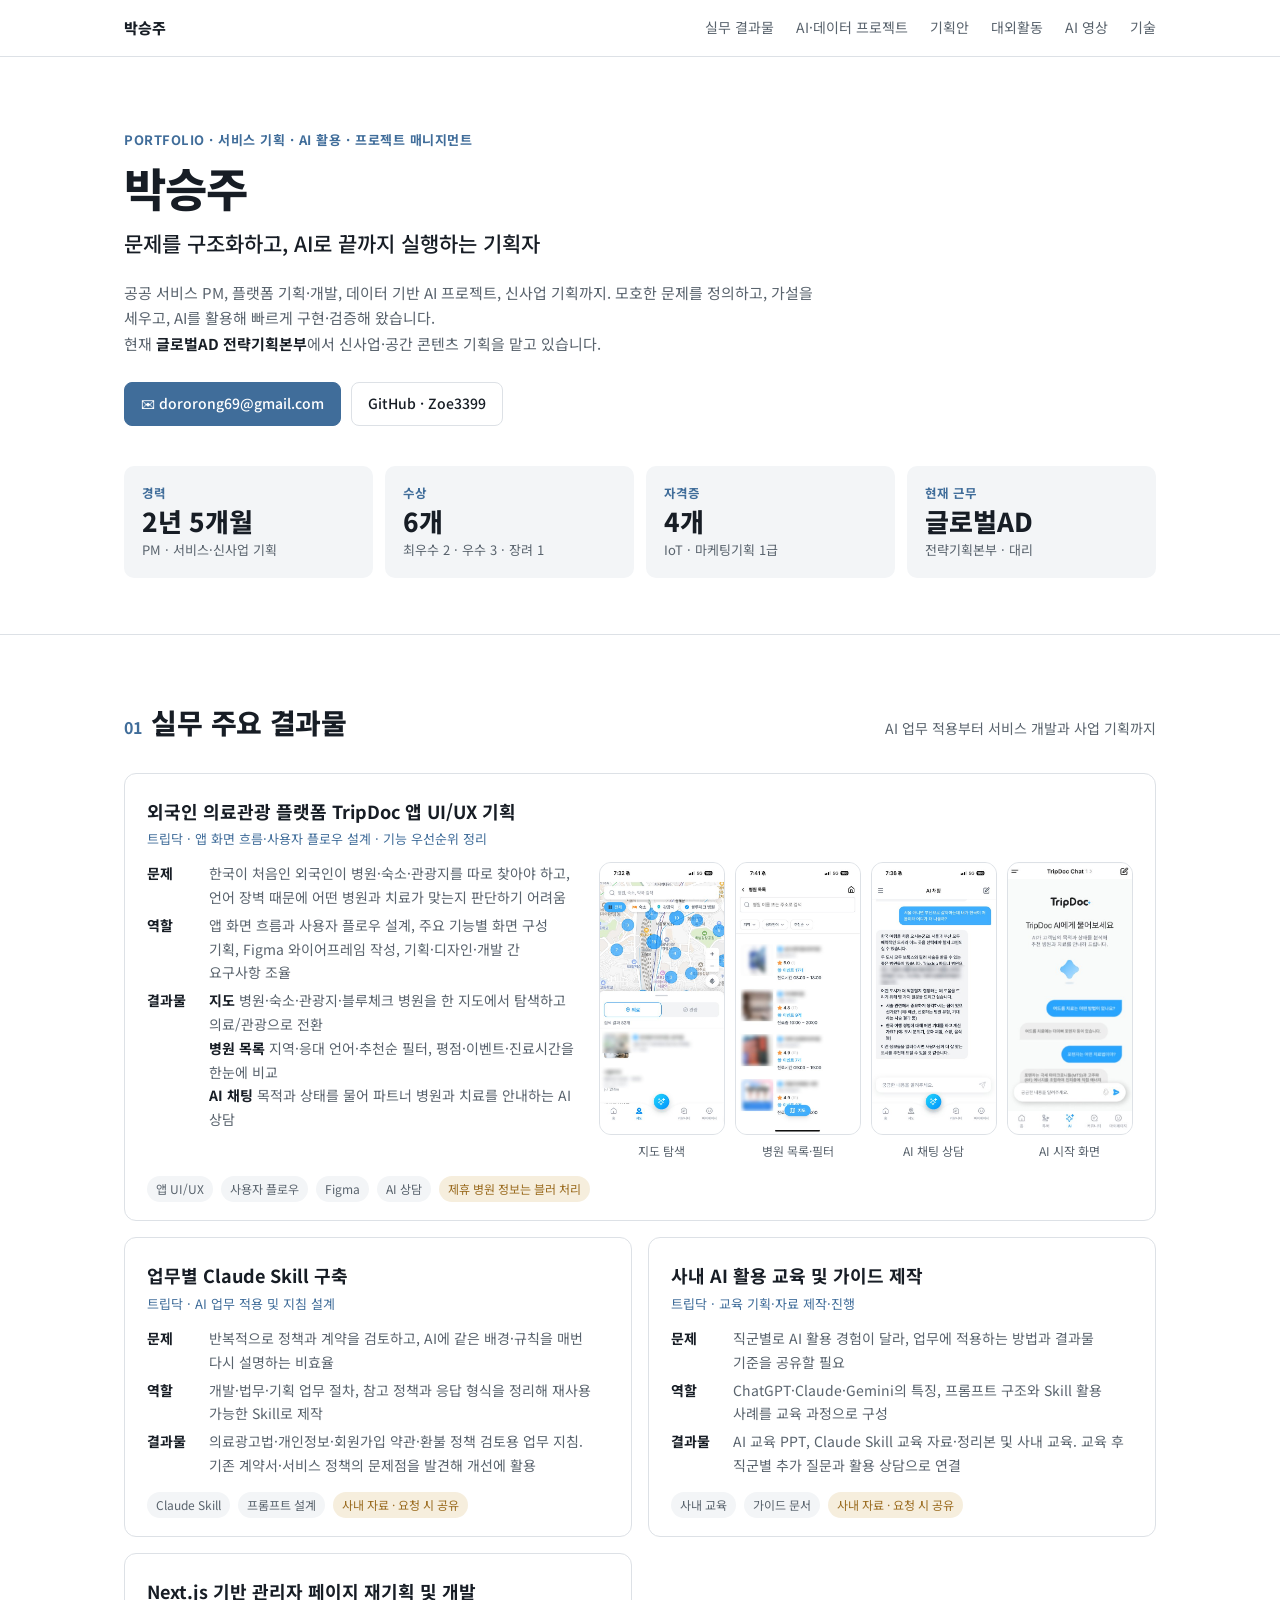
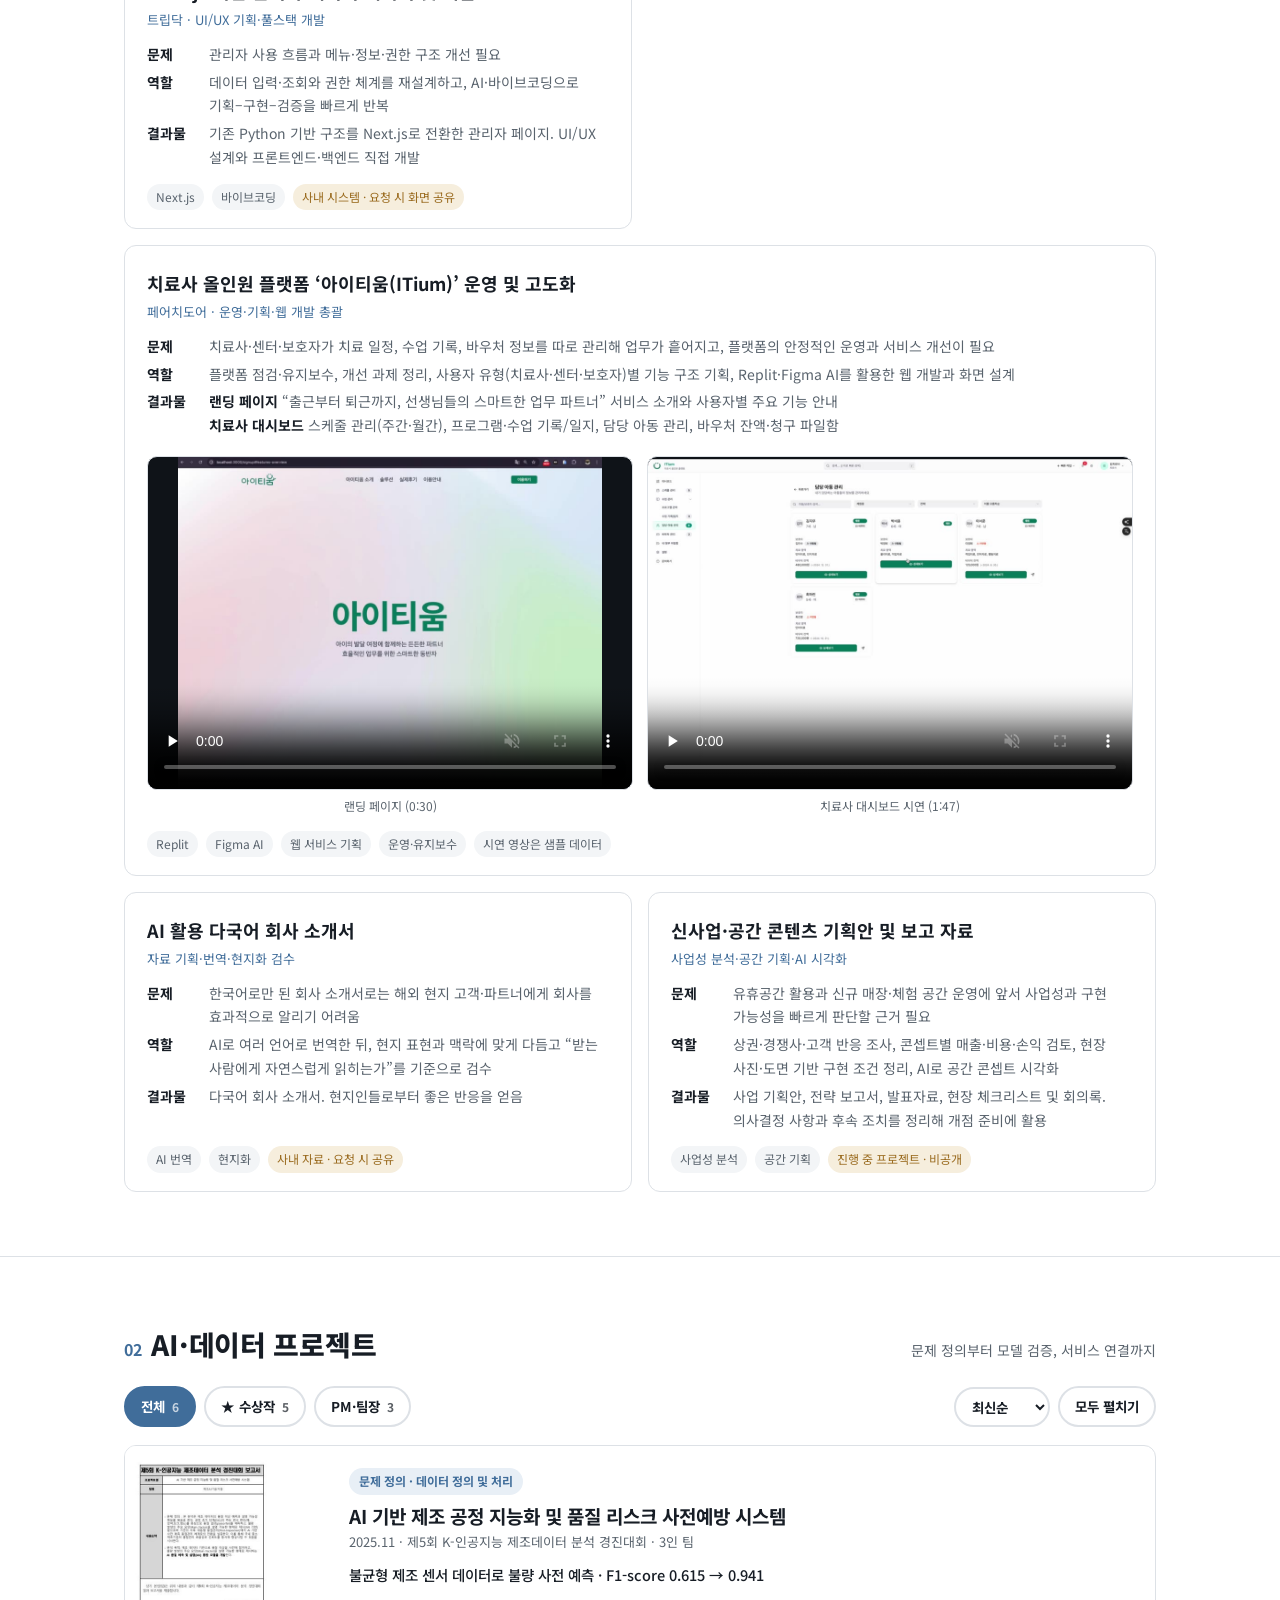
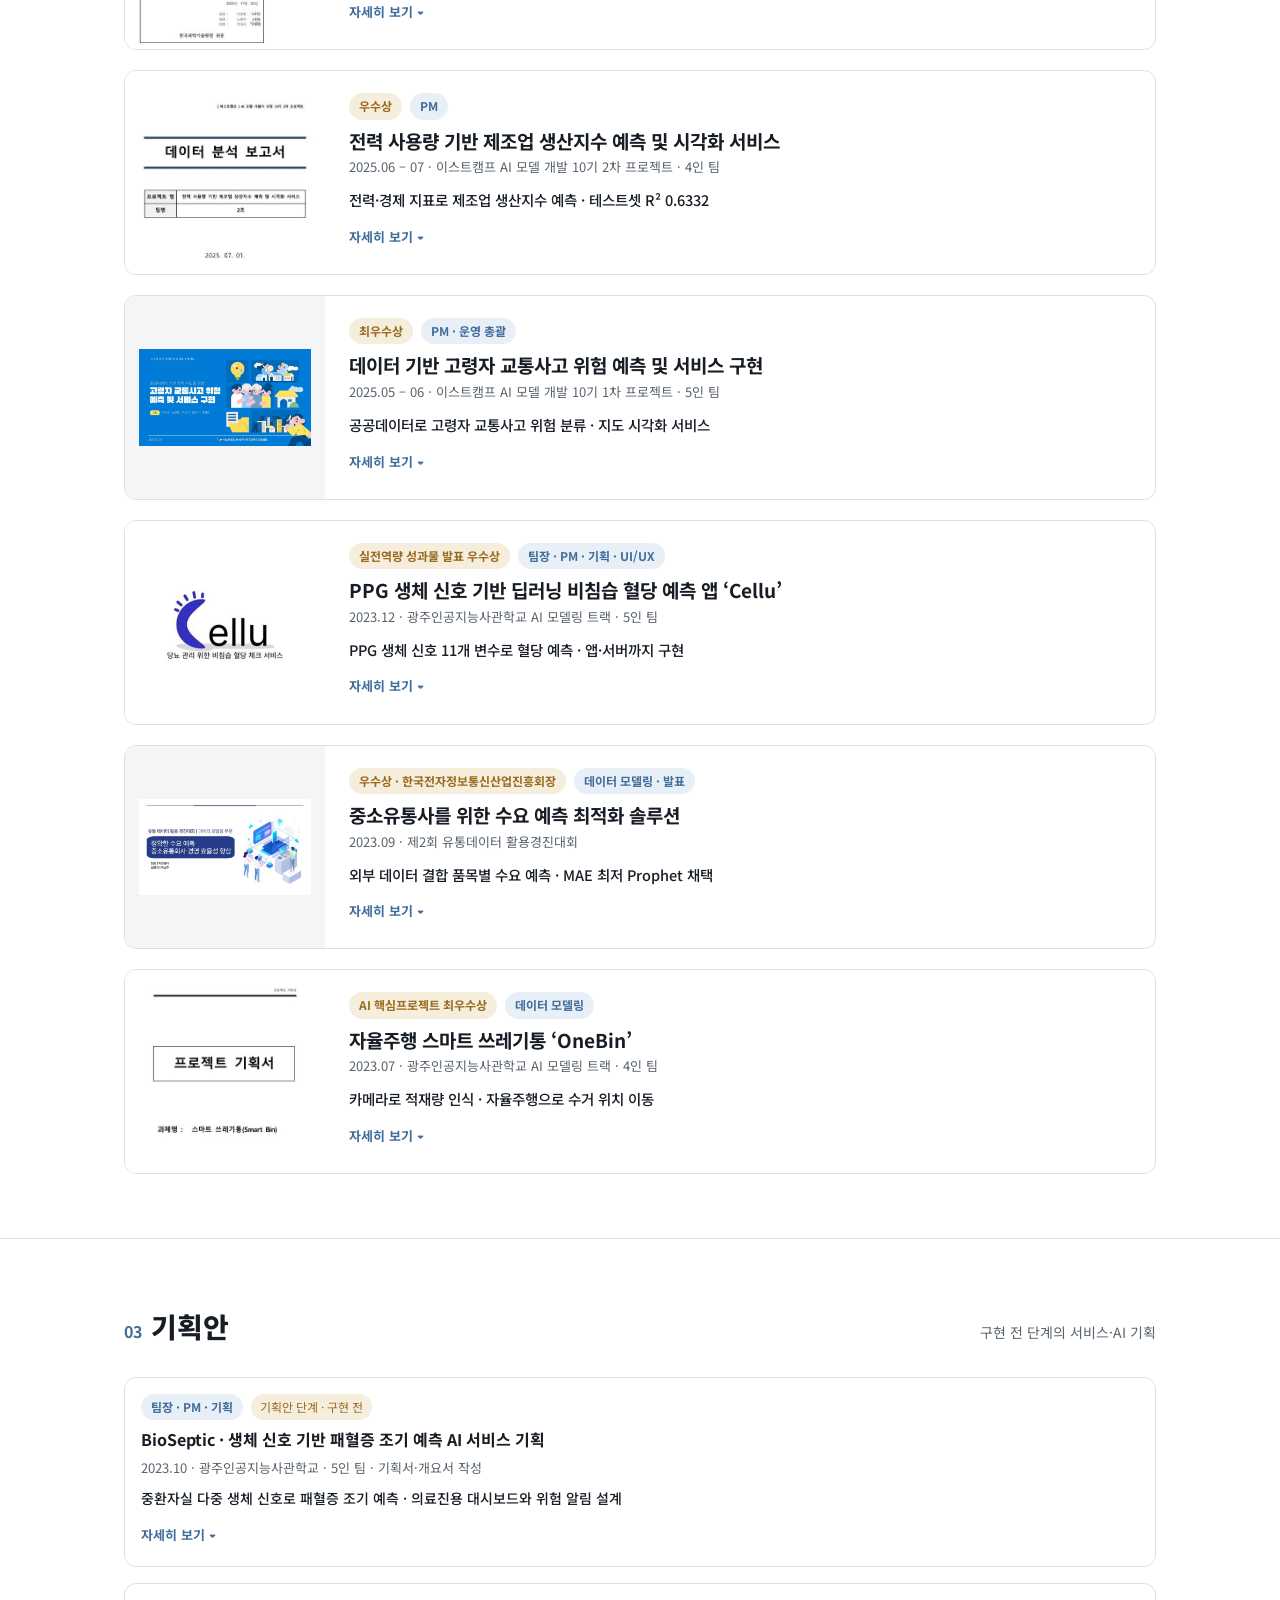
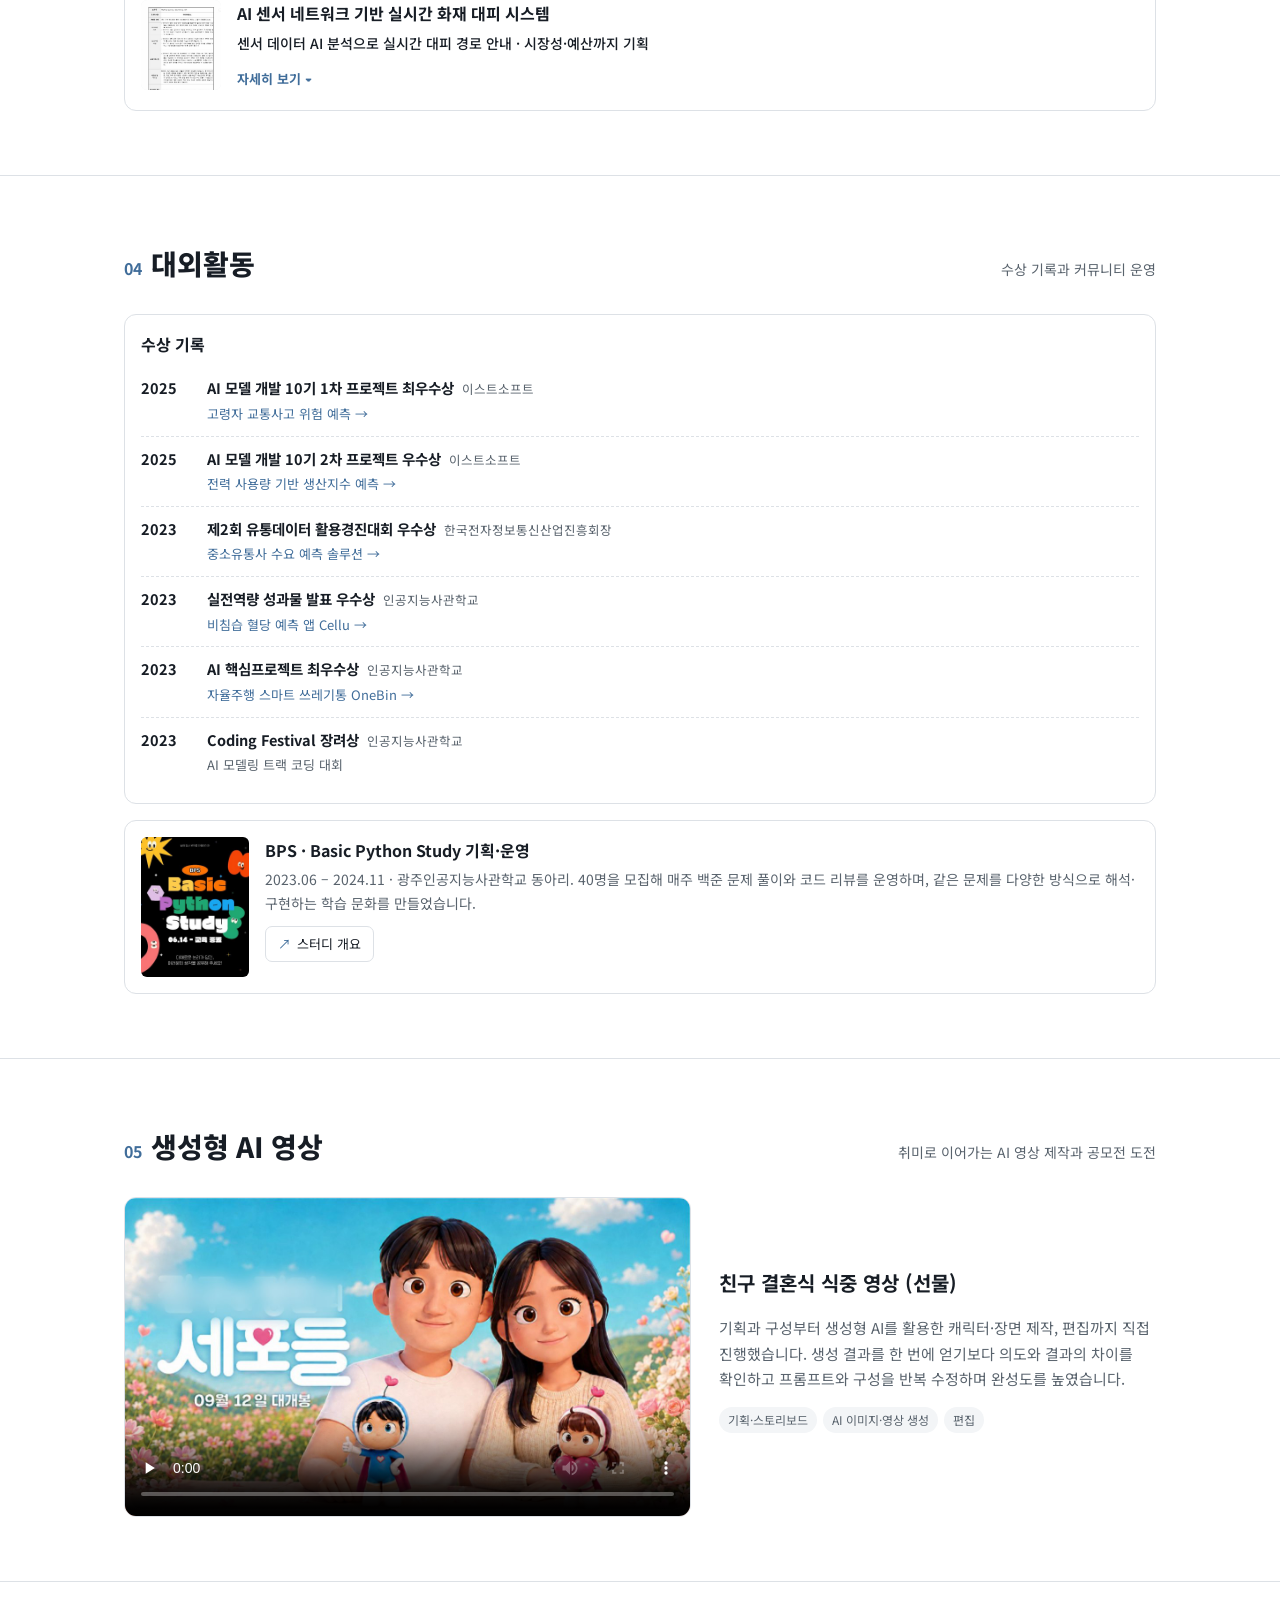
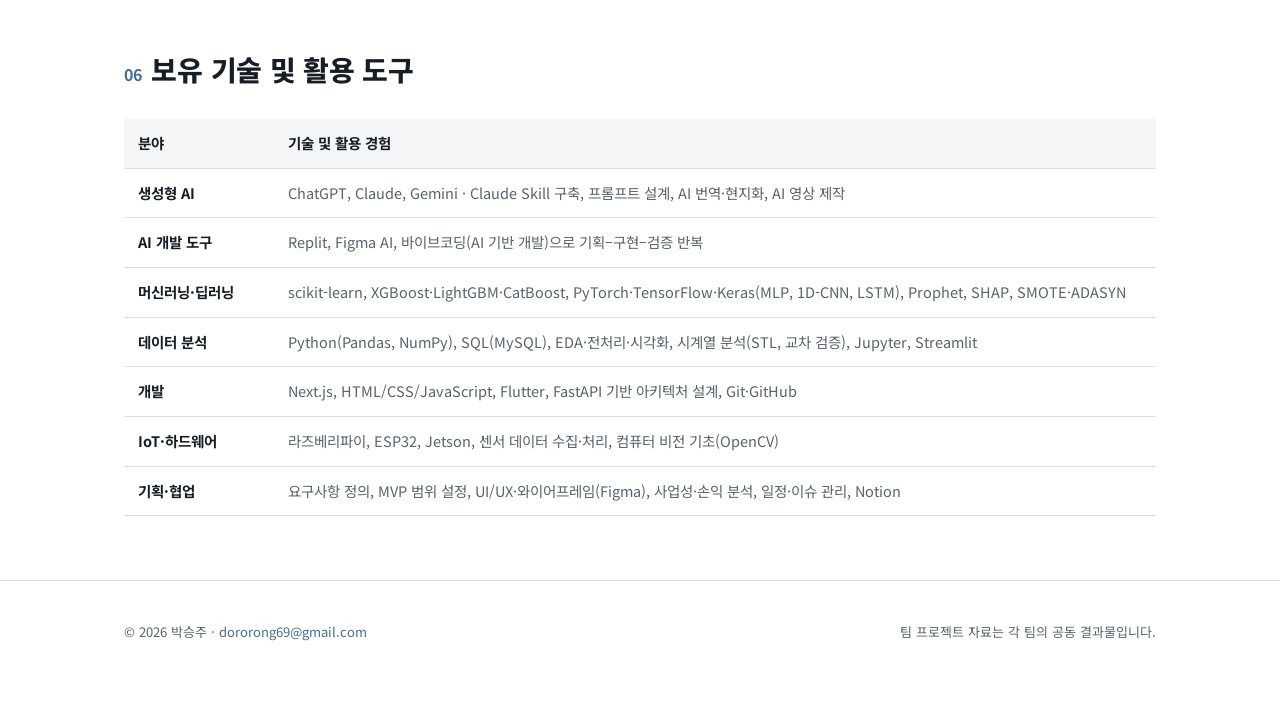
<file: classic.html>
<!doctype html>
<html lang="ko">
<head>
<meta charset="utf-8">
<meta name="viewport" content="width=device-width,initial-scale=1">
<title>박승주 포트폴리오</title>
<meta name="description" content="문제를 구조화하고, AI로 끝까지 실행하는 기획자 박승주의 실무 결과물과 AI·데이터 프로젝트">
<link rel="preconnect" href="https://fonts.googleapis.com">
<link rel="preconnect" href="https://fonts.gstatic.com" crossorigin>
<link href="https://fonts.googleapis.com/css2?family=Noto+Sans+KR:wght@400;500;700;800&display=swap" rel="stylesheet">
<style>
:root{
  --bg:#FFFFFF; --bg2:#F3F5F7; --card:#FFFFFF; --ink:#171D25; --sub:#59636D; --line:#DDE1E6;
  --accent:#406D9A; --accent-soft:#E8EFF6; --gold:#9A6B1F; --gold-soft:#F6EEDD;
}
@media (prefers-color-scheme: dark){
  :root:not([data-theme="light"]){
    --bg:#11161C; --bg2:#171E26; --card:#1A222B; --ink:#E9EDF1; --sub:#A3ADB8; --line:#2A3440;
    --accent:#7FA8D1; --accent-soft:#1F2E3D; --gold:#D9B26A; --gold-soft:#2C2517;
  }
}
:root[data-theme="dark"]{
  --bg:#11161C; --bg2:#171E26; --card:#1A222B; --ink:#E9EDF1; --sub:#A3ADB8; --line:#2A3440;
  --accent:#7FA8D1; --accent-soft:#1F2E3D; --gold:#D9B26A; --gold-soft:#2C2517;
}
*{box-sizing:border-box}
html{scroll-behavior:smooth;scroll-padding-top:72px}
body{margin:0;background:var(--bg);color:var(--sub);font-family:'Noto Sans KR','Apple SD Gothic Neo','Malgun Gothic',sans-serif;font-size:15px;line-height:1.7;word-break:keep-all;-webkit-font-smoothing:antialiased}
a{color:var(--accent);text-decoration:none}
a:hover{text-decoration:underline}
strong{color:var(--ink)}
.wrap{max-width:1080px;margin:0 auto;padding:0 24px}

/* nav */
nav{position:sticky;top:0;z-index:10;background:color-mix(in srgb,var(--bg) 88%,transparent);backdrop-filter:blur(10px);border-bottom:1px solid var(--line)}
nav .wrap{display:flex;align-items:center;justify-content:space-between;height:56px;gap:16px}
nav .brand{color:var(--ink);font-weight:800;letter-spacing:-.01em}
nav ul{display:flex;gap:22px;list-style:none;margin:0;padding:0;font-size:14px}
nav ul a{color:var(--sub)}
nav ul a:hover{color:var(--ink);text-decoration:none}

/* hero */
header.hero{padding:72px 0 56px;border-bottom:1px solid var(--line)}
.eyebrow{font-size:13px;font-weight:700;color:var(--accent);letter-spacing:.04em}
h1{font-size:46px;line-height:1.15;color:var(--ink);margin:10px 0 12px;font-weight:800;letter-spacing:-.02em}
.tagline{font-size:21px;color:var(--ink);font-weight:500;margin:0 0 18px}
.intro{max-width:720px;margin:0 0 26px}
.contact{display:flex;flex-wrap:wrap;gap:10px}
.btn{display:inline-flex;align-items:center;gap:8px;padding:9px 16px;border-radius:8px;border:1px solid var(--line);color:var(--ink);font-size:14px;font-weight:500;background:var(--card)}
.btn:hover{border-color:var(--accent);text-decoration:none}
.btn.primary{background:var(--accent);border-color:var(--accent);color:#fff}
:root[data-theme="dark"] .btn.primary{color:#11161C}
@media (prefers-color-scheme: dark){:root:not([data-theme="light"]) .btn.primary{color:#11161C}}
.stats{display:grid;grid-template-columns:repeat(4,1fr);gap:12px;margin-top:40px}
.stat{background:var(--bg2);border-radius:10px;padding:16px 18px}
.stat em{display:block;font-style:normal;font-size:12.5px;font-weight:700;color:var(--accent);margin-bottom:2px}
.nw{white-space:nowrap}
@media (max-width:560px){.stat span{font-size:12px}}
.stat b{display:block;font-size:26px;color:var(--ink);line-height:1.2;font-weight:800}
.stat span{font-size:13px}

/* sections */
section{padding:64px 0;border-bottom:1px solid var(--line)}
.sh{display:flex;align-items:baseline;justify-content:space-between;gap:16px;margin-bottom:26px;flex-wrap:wrap}
h2{font-size:28px;color:var(--ink);margin:0;font-weight:800;letter-spacing:-.01em}
h2 .n{color:var(--accent);font-size:16px;margin-right:10px;font-weight:700}
.sh p{margin:0;font-size:14px}

/* work results */
.work{display:grid;grid-template-columns:repeat(2,1fr);gap:16px}
.wc{background:var(--card);border:1px solid var(--line);border-radius:12px;padding:22px 22px 18px;display:flex;flex-direction:column}
.wc h3{font-size:18px;color:var(--ink);margin:0 0 2px;font-weight:700}
.wc .meta{font-size:13px;color:var(--accent);margin-bottom:12px}
.pr{display:grid;grid-template-columns:52px 1fr;gap:4px 10px;margin:0;font-size:14px}
.pr dt{color:var(--ink);font-weight:700}
.pr dd{margin:0}
.wc .foot{margin-top:auto;padding-top:14px;display:flex;gap:8px;flex-wrap:wrap;align-items:center}
.tag{display:inline-block;font-size:12px;padding:3px 9px;border-radius:999px;background:var(--bg2);color:var(--sub)}
.tag.lock{background:var(--gold-soft);color:var(--gold)}

.wc.span2{grid-column:1/-1}
.appgrid{display:grid;grid-template-columns:1fr 1.25fr;gap:24px;align-items:start}
.shots{display:grid;grid-template-columns:repeat(4,1fr);gap:10px}
.shots figure{margin:0}
.shots img{display:block;width:100%;aspect-ratio:9/19.5;object-fit:cover;object-position:top;border-radius:12px;border:1px solid var(--line);background:var(--bg2)}
.shots figcaption{font-size:12px;text-align:center;margin-top:6px}
@media (max-width:860px){.appgrid{grid-template-columns:1fr}.shots{grid-template-columns:repeat(2,1fr)}}
.appgrid.vert{grid-template-columns:1fr;gap:18px}
.vids{display:grid;grid-template-columns:1fr 1fr;gap:14px}
@media (max-width:640px){.vids{grid-template-columns:1fr}}
.vids figure{margin:0}
.vids video{display:block;width:100%;aspect-ratio:16/11;object-fit:contain;border-radius:10px;border:1px solid var(--line);background:#0f1318}
.vids figcaption{font-size:12px;text-align:center;margin-top:6px}
.gallery{display:grid;grid-template-columns:repeat(3,1fr);gap:12px;margin-top:16px}
.gallery figure{margin:0}
.gallery img,.gallery video{display:block;width:100%;aspect-ratio:16/9;object-fit:cover;border-radius:14px;background:#111;border:1px solid var(--line)}
.gallery figcaption{font-size:12px;text-align:center;margin-top:5px}
@media (max-width:560px){.gallery{grid-template-columns:1fr}}
.phones{display:grid;grid-template-columns:repeat(4,1fr);gap:10px;margin-top:16px}
.phones figure{margin:0}
.phones img{display:block;width:100%;height:auto;filter:drop-shadow(0 6px 10px rgba(0,0,0,.15))}
.phones figcaption{font-size:12px;text-align:center;margin-top:4px}
@media (max-width:560px){.phones{grid-template-columns:repeat(2,1fr)}}
.pc-media{grid-column:1/-1;padding:0 26px 24px}
.pc-media .gallery{margin-top:0}
.oc.span2{grid-column:1/-1}
.oc.plan{flex-direction:column;gap:14px}
.oc.plan:before{background:var(--blue)}
.oc.plan .top{display:flex;gap:8px;flex-wrap:wrap;margin-bottom:6px}
.oc.plan .when{font-size:13px;margin-bottom:8px}
.oc.plan .pr{margin:6px 0 4px}
.diagrams{display:grid;grid-template-columns:1fr 1fr;gap:12px}
.diagrams figure{margin:0}
.diagrams .wide2{grid-column:1/-1}
.oc .diagrams img{display:block;width:100%;height:auto;object-fit:contain;flex:none;background:#fff;border-radius:14px;border:1px solid var(--line);padding:8px}
.diagrams figcaption{font-size:12px;text-align:center;margin-top:5px}
@media (max-width:560px){.diagrams{grid-template-columns:1fr}}
.pivot{font-size:14px;margin:0 0 10px}
.ptools{display:flex;justify-content:space-between;align-items:center;gap:10px;flex-wrap:wrap;margin:-8px 0 18px}
.ptools .chips,.ptools .tright{display:flex;gap:8px;flex-wrap:wrap;align-items:center}
.chip{font:inherit;font-size:13.5px;font-weight:700;cursor:pointer;padding:7px 15px;border-radius:999px;border:2px solid var(--line);background:var(--paper,#fff);color:var(--ink);transition:transform .15s}
.chip b{font-size:12px;opacity:.7;margin-left:3px}
.chip:hover{transform:translateY(-1px)}
.chip.on{background:var(--teal,var(--accent));border-color:var(--teal,var(--accent));color:#fff}
.sel select{font:inherit;font-size:13.5px;font-weight:700;padding:7px 12px;border-radius:999px;border:2px solid var(--line);background:var(--paper,#fff);color:var(--ink);cursor:pointer}
.sr{position:absolute;width:1px;height:1px;overflow:hidden;clip:rect(0 0 0 0)}
.gist{margin:2px 0 10px!important;color:var(--ink);font-weight:500}
.more-btn{font:inherit;font-size:13px;font-weight:700;cursor:pointer;background:none;border:none;color:var(--teal,var(--accent));padding:0;margin-bottom:4px}
.more-btn span{display:inline-block;transition:transform .2s}
.pc.open .more-btn span{transform:rotate(180deg)}
html.js .pc:not(.open) .more{display:none}
html.js .pc:not(.open) .thumb{min-height:120px}
html.js .pc:not(.open){grid-template-columns:200px 1fr}
.pc.hide{display:none}
@media (max-width:860px){html.js .pc:not(.open){grid-template-columns:1fr}html.js .pc:not(.open) .thumb{min-height:110px;aspect-ratio:16/6}}
.awards .alist{list-style:none;margin:8px 0 0;padding:0}
.awards .alist li{display:grid;grid-template-columns:56px 1fr;gap:10px;padding:10px 0;border-bottom:1.5px dashed var(--line);font-size:14.5px}
.awards .alist li:last-child{border-bottom:none}
.awards .ay{font-weight:700;color:var(--ink)}
.awards .ao{font-size:12.5px;color:var(--sub);margin-left:4px}
.awards .ap{font-size:13px}
.awards:before{background:var(--yellow)!important}
html.js .fold:not(.open) .more{display:none}
html.js .oc.fold:not(.open) img{height:90px;width:80px}
.fold.open .more-btn span{transform:rotate(180deg)}
/* projects */
.projects{display:grid;gap:20px}
.pc{display:grid;grid-template-columns:300px 1fr;background:var(--card);border:1px solid var(--line);border-radius:12px;overflow:hidden}
.pc .thumb{background:var(--bg2);position:relative;min-height:220px}
.pc .thumb img{position:absolute;inset:0;width:100%;height:100%;object-fit:cover;object-position:top center}
.pc .thumb img.wide{object-fit:contain;object-position:center;padding:14px}
.pc .body{padding:22px 24px}
.pc .top{display:flex;gap:8px;flex-wrap:wrap;margin-bottom:8px}
.award{font-size:12px;font-weight:700;padding:3px 10px;border-radius:999px;background:var(--gold-soft);color:var(--gold)}
.role{font-size:12px;font-weight:700;padding:3px 10px;border-radius:999px;background:var(--accent-soft);color:var(--accent)}
.pc h3{font-size:19px;color:var(--ink);margin:0 0 2px;font-weight:700;line-height:1.4}
.pc .when{font-size:13px;margin-bottom:10px}
.pc p{margin:0 0 10px;font-size:14.5px}
.metric{display:inline-block;font-weight:700;color:var(--ink);background:var(--bg2);padding:1px 8px;border-radius:6px;font-size:14px}
.use{border-left:3px solid var(--accent);padding:6px 12px;background:var(--bg2);border-radius:0 8px 8px 0;font-size:14px;margin:12px 0}
.use b{color:var(--accent);margin-right:6px}
.stack{display:flex;flex-wrap:wrap;gap:6px;margin:10px 0 14px}
.links{display:flex;flex-wrap:wrap;gap:8px}
.links a{font-size:13px;padding:6px 12px;border:1px solid var(--line);border-radius:7px;color:var(--ink)}
.links a:hover{border-color:var(--accent);text-decoration:none}
.links a::before{content:'↗';margin-right:6px;color:var(--accent)}

/* others */
.others{display:grid;grid-template-columns:repeat(2,1fr);gap:16px}
.oc{display:flex;gap:16px;background:var(--card);border:1px solid var(--line);border-radius:12px;padding:16px}
.oc img{width:108px;height:140px;object-fit:cover;object-position:top;border-radius:6px;background:var(--bg2);flex:none}
.oc h3{font-size:16px;color:var(--ink);margin:0 0 4px}
.oc p{font-size:14px;margin:0 0 10px}

/* video */
.video{display:grid;grid-template-columns:1.3fr 1fr;gap:28px;align-items:center}
.video figure{margin:0;border-radius:12px;overflow:hidden;border:1px solid var(--line);position:relative}
.video img,.video video{display:block;width:100%;height:auto}
.video .play{position:absolute;inset:0;display:flex;align-items:center;justify-content:center;background:linear-gradient(transparent 55%,rgba(0,0,0,.45))}
.video .play span{background:rgba(255,255,255,.92);color:#171D25;border-radius:999px;padding:10px 18px;font-weight:700;font-size:14px}
.video h3{font-size:20px;color:var(--ink);margin:0 0 8px}

/* skills */
table{width:100%;border-collapse:collapse;font-size:14.5px}
th,td{text-align:left;padding:12px 14px;border-bottom:1px solid var(--line);vertical-align:top}
th{background:var(--bg2);color:var(--ink);font-weight:700}
td:first-child{color:var(--ink);font-weight:700;white-space:nowrap;width:150px}

footer{padding:40px 0 60px;font-size:13px}
footer .wrap{display:flex;justify-content:space-between;gap:16px;flex-wrap:wrap}

@media (max-width:860px){
  nav ul{display:none}
  h1{font-size:36px}.tagline{font-size:18px}
  .stats{grid-template-columns:repeat(2,1fr)}
  .work,.others{grid-template-columns:1fr}
  .pc{grid-template-columns:1fr}
  .pc .thumb{min-height:180px;aspect-ratio:16/8}
  .video{grid-template-columns:1fr}
}
@media (max-width:480px){
  .wrap{padding:0 16px}
  header.hero{padding:48px 0 40px}
  section{padding:48px 0}
  h2{font-size:23px}
  .oc{flex-direction:column}.oc img{width:100%;height:160px}
  td:first-child{white-space:normal;width:96px}
  th,td{padding:10px 8px}
}
@media print{nav{display:none}section{break-inside:avoid-page}}
</style>
</head>
<body>

<nav><div class="wrap">
  <a class="brand" href="#top">박승주</a>
  <ul>
    <li><a href="#work">실무 결과물</a></li>
    <li><a href="#projects">AI·데이터 프로젝트</a></li>
    <li><a href="#plans">기획안</a></li>
    <li><a href="#others">대외활동</a></li>
    <li><a href="#video">AI 영상</a></li>
    <li><a href="#skills">기술</a></li>
  </ul>
</div></nav>

<header class="hero" id="top"><div class="wrap">
  <div class="eyebrow">PORTFOLIO · 서비스 기획 · AI 활용 · 프로젝트 매니지먼트</div>
  <h1>박승주</h1>
  <p class="tagline">문제를 구조화하고, AI로 끝까지 실행하는 기획자</p>
  <p class="intro">공공 서비스 PM, 플랫폼 기획·개발, 데이터 기반 AI 프로젝트, 신사업 기획까지. 모호한 문제를 정의하고, 가설을 세우고, AI를 활용해 빠르게 구현·검증해 왔습니다. <br>현재 <strong>글로벌AD 전략기획본부</strong>에서 신사업·공간 콘텐츠 기획을 맡고 있습니다.</p>
  <div class="contact">
    <a class="btn primary" href="mailto:dororong69@gmail.com">✉ dororong69@gmail.com</a>
    <a class="btn" href="https://github.com/Zoe3399" target="_blank" rel="noopener">GitHub · Zoe3399</a>
  </div>
  <div class="stats"><div class="stat"><em>경력</em><b>2년 5개월</b><span><span class="nw">PM</span> · <span class="nw">서비스·신사업 기획</span></span></div><div class="stat"><em>수상</em><b>6개</b><span><span class="nw">최우수 2 · 우수 3 · 장려 1</span></span></div><div class="stat"><em>자격증</em><b>4개</b><span>IoT · <span class="nw">마케팅기획 1급</span></span></div><div class="stat"><em>현재 근무</em><b>글로벌AD</b><span>전략기획본부 · 대리</span></div></div>
</div></header>

<section id="work"><div class="wrap">
  <div class="sh"><h2><span class="n">01</span>실무 주요 결과물</h2><p>AI 업무 적용부터 서비스 개발과 사업 기획까지</p></div>
  <div class="work">
    <article class="wc span2" id="work-app">
      <h3>외국인 의료관광 플랫폼 TripDoc 앱 UI/UX 기획</h3>
      <div class="meta">트립닥 · 앱 화면 흐름·사용자 플로우 설계 · 기능 우선순위 정리</div>
      <div class="appgrid">
        <dl class="pr">
          <dt>문제</dt><dd>한국이 처음인 외국인이 병원·숙소·관광지를 따로 찾아야 하고, 언어 장벽 때문에 어떤 병원과 치료가 맞는지 판단하기 어려움</dd>
          <dt>역할</dt><dd>앱 화면 흐름과 사용자 플로우 설계, 주요 기능별 화면 구성 기획, Figma 와이어프레임 작성, 기획·디자인·개발 간 요구사항 조율</dd>
          <dt>결과물</dt><dd><strong>지도</strong> 병원·숙소·관광지·블루체크 병원을 한 지도에서 탐색하고 의료/관광으로 전환<br><strong>병원 목록</strong> 지역·응대 언어·추천순 필터, 평점·이벤트·진료시간을 한눈에 비교<br><strong>AI 채팅</strong> 목적과 상태를 물어 파트너 병원과 치료를 안내하는 AI 상담</dd>
        </dl>
        <div class="shots">
          <figure><a href="assets/img/app_map.jpg" target="_blank"><img src="assets/img/app_map.jpg" alt="TripDoc 지도 화면"></a><figcaption>지도 탐색</figcaption></figure>
          <figure><a href="assets/img/app_list.jpg" target="_blank"><img src="assets/img/app_list.jpg" alt="TripDoc 병원 목록 화면"></a><figcaption>병원 목록·필터</figcaption></figure>
          <figure><a href="assets/img/app_chat.jpg" target="_blank"><img src="assets/img/app_chat.jpg" alt="TripDoc AI 채팅 화면"></a><figcaption>AI 채팅 상담</figcaption></figure>
          <figure><a href="assets/img/app_ai.jpg" target="_blank"><img src="assets/img/app_ai.jpg" alt="TripDoc AI 시작 화면"></a><figcaption>AI 시작 화면</figcaption></figure>
        </div>
      </div>
      <div class="foot"><span class="tag">앱 UI/UX</span><span class="tag">사용자 플로우</span><span class="tag">Figma</span><span class="tag">AI 상담</span><span class="tag lock">제휴 병원 정보는 블러 처리</span></div>
    </article>
    <article class="wc" id="work-skill">
      <h3>업무별 Claude Skill 구축</h3>
      <div class="meta">트립닥 · AI 업무 적용 및 지침 설계</div>
      <dl class="pr">
        <dt>문제</dt><dd>반복적으로 정책과 계약을 검토하고, AI에 같은 배경·규칙을 매번 다시 설명하는 비효율</dd>
        <dt>역할</dt><dd>개발·법무·기획 업무 절차, 참고 정책과 응답 형식을 정리해 재사용 가능한 Skill로 제작</dd>
        <dt>결과물</dt><dd>의료광고법·개인정보·회원가입 약관·환불 정책 검토용 업무 지침. 기존 계약서·서비스 정책의 문제점을 발견해 개선에 활용</dd>
      </dl>
      <div class="foot"><span class="tag">Claude Skill</span><span class="tag">프롬프트 설계</span><span class="tag lock">사내 자료 · 요청 시 공유</span></div>
    </article>
    <article class="wc" id="work-edu">
      <h3>사내 AI 활용 교육 및 가이드 제작</h3>
      <div class="meta">트립닥 · 교육 기획·자료 제작·진행</div>
      <dl class="pr">
        <dt>문제</dt><dd>직군별로 AI 활용 경험이 달라, 업무에 적용하는 방법과 결과물 기준을 공유할 필요</dd>
        <dt>역할</dt><dd>ChatGPT·Claude·Gemini의 특징, 프롬프트 구조와 Skill 활용 사례를 교육 과정으로 구성</dd>
        <dt>결과물</dt><dd>AI 교육 PPT, Claude Skill 교육 자료·정리본 및 사내 교육. 교육 후 직군별 추가 질문과 활용 상담으로 연결</dd>
      </dl>
      <div class="foot"><span class="tag">사내 교육</span><span class="tag">가이드 문서</span><span class="tag lock">사내 자료 · 요청 시 공유</span></div>
    </article>
    <article class="wc" id="work-admin">
      <h3>Next.js 기반 관리자 페이지 재기획 및 개발</h3>
      <div class="meta">트립닥 · UI/UX 기획·풀스택 개발</div>
      <dl class="pr">
        <dt>문제</dt><dd>관리자 사용 흐름과 메뉴·정보·권한 구조 개선 필요</dd>
        <dt>역할</dt><dd>데이터 입력·조회와 권한 체계를 재설계하고, AI·바이브코딩으로 기획–구현–검증을 빠르게 반복</dd>
        <dt>결과물</dt><dd>기존 Python 기반 구조를 Next.js로 전환한 관리자 페이지. UI/UX 설계와 프론트엔드·백엔드 직접 개발</dd>
      </dl>
      <div class="foot"><span class="tag">Next.js</span><span class="tag">바이브코딩</span><span class="tag lock">사내 시스템 · 요청 시 화면 공유</span></div>
    </article>
    <article class="wc span2" id="work-itium">
      <h3>치료사 올인원 플랫폼 ‘아이티움(ITium)’ 운영 및 고도화</h3>
      <div class="meta">페어치도어 · 운영·기획·웹 개발 총괄</div>
      <div class="appgrid vert">
        <dl class="pr">
          <dt>문제</dt><dd>치료사·센터·보호자가 치료 일정, 수업 기록, 바우처 정보를 따로 관리해 업무가 흩어지고, 플랫폼의 안정적인 운영과 서비스 개선이 필요</dd>
          <dt>역할</dt><dd>플랫폼 점검·유지보수, 개선 과제 정리, 사용자 유형(치료사·센터·보호자)별 기능 구조 기획, Replit·Figma AI를 활용한 웹 개발과 화면 설계</dd>
          <dt>결과물</dt><dd><strong>랜딩 페이지</strong> “출근부터 퇴근까지, 선생님들의 스마트한 업무 파트너” 서비스 소개와 사용자별 주요 기능 안내<br><strong>치료사 대시보드</strong> 스케줄 관리(주간·월간), 프로그램·수업 기록/일지, 담당 아동 관리, 바우처 잔액·청구 파일함</dd>
        </dl>
        <div class="vids">
          <figure><video src="assets/video/itium_landing.mp4" poster="assets/img/itium_landing.jpg" controls muted playsinline preload="none"></video><figcaption>랜딩 페이지 (0:30)</figcaption></figure>
          <figure><video src="assets/video/itium_app.mp4" poster="assets/img/itium_app.jpg" controls muted playsinline preload="none"></video><figcaption>치료사 대시보드 시연 (1:47)</figcaption></figure>
        </div>
      </div>
      <div class="foot"><span class="tag">Replit</span><span class="tag">Figma AI</span><span class="tag">웹 서비스 기획</span><span class="tag">운영·유지보수</span><span class="tag">시연 영상은 샘플 데이터</span></div>
    </article>
    <article class="wc" id="work-multilang">
      <h3>AI 활용 다국어 회사 소개서</h3>
      <div class="meta">자료 기획·번역·현지화 검수</div>
      <dl class="pr">
        <dt>문제</dt><dd>한국어로만 된 회사 소개서로는 해외 현지 고객·파트너에게 회사를 효과적으로 알리기 어려움</dd>
        <dt>역할</dt><dd>AI로 여러 언어로 번역한 뒤, 현지 표현과 맥락에 맞게 다듬고 “받는 사람에게 자연스럽게 읽히는가”를 기준으로 검수</dd>
        <dt>결과물</dt><dd>다국어 회사 소개서. 현지인들로부터 좋은 반응을 얻음</dd>
      </dl>
      <div class="foot"><span class="tag">AI 번역</span><span class="tag">현지화</span><span class="tag lock">사내 자료 · 요청 시 공유</span></div>
    </article>
    <article class="wc" id="work-biz">
      <h3>신사업·공간 콘텐츠 기획안 및 보고 자료</h3>
      <div class="meta">사업성 분석·공간 기획·AI 시각화</div>
      <dl class="pr">
        <dt>문제</dt><dd>유휴공간 활용과 신규 매장·체험 공간 운영에 앞서 사업성과 구현 가능성을 빠르게 판단할 근거 필요</dd>
        <dt>역할</dt><dd>상권·경쟁사·고객 반응 조사, 콘셉트별 매출·비용·손익 검토, 현장 사진·도면 기반 구현 조건 정리, AI로 공간 콘셉트 시각화</dd>
        <dt>결과물</dt><dd>사업 기획안, 전략 보고서, 발표자료, 현장 체크리스트 및 회의록. 의사결정 사항과 후속 조치를 정리해 개점 준비에 활용</dd>
      </dl>
      <div class="foot"><span class="tag">사업성 분석</span><span class="tag">공간 기획</span><span class="tag lock">진행 중 프로젝트 · 비공개</span></div>
    </article>
  </div>
</div></section>

<section id="projects"><div class="wrap">
  <div class="sh"><h2><span class="n">02</span>AI·데이터 프로젝트</h2><p>문제 정의부터 모델 검증, 서비스 연결까지</p></div>
  <div class="ptools" role="toolbar" aria-label="프로젝트 정렬과 필터">
    <div class="chips">
      <button type="button" class="chip on" data-filter="all">전체 <b>6</b></button>
      <button type="button" class="chip" data-filter="award">★ 수상작 <b>5</b></button>
      <button type="button" class="chip" data-filter="lead">PM·팀장 <b>3</b></button>
    </div>
    <div class="tright">
      <label class="sel"><span class="sr">정렬</span><select id="psort"><option value="new">최신순</option><option value="old">오래된순</option></select></label>
      <button type="button" class="chip" id="pexpand">모두 펼치기</button>
    </div>
  </div>
  <div class="projects">

    <article class="pc" id="proj-mfg" data-date="2025-11" data-award="0" data-lead="0">
      <div class="thumb"><img src="assets/img/th_mfg_report.jpg" alt="제조데이터 분석 경진대회 보고서 표지"></div>
      <div class="body">
        <div class="top"><span class="role">문제 정의 · 데이터 정의 및 처리</span></div>
        <h3>AI 기반 제조 공정 지능화 및 품질 리스크 사전예방 시스템</h3>
        <div class="when">2025.11 · 제5회 K-인공지능 제조데이터 분석 경진대회 · 3인 팀</div>
        <p class="gist">불균형 제조 센서 데이터로 불량 사전 예측 · F1-score 0.615 → 0.941</p>
        <button class="more-btn" type="button" aria-expanded="false">자세히 보기 <span>▾</span></button>
        <div class="more">
        <p>금속 가공 공정 센서 데이터로 불량(Pass/Fail)을 사전에 예측했습니다. 불량 데이터가 매우 적은 불균형 문제를 SMOTE·Borderline-SMOTE·ADASYN으로 비교 보정하고, 주요 변수 선별과 1D-CNN을 적용해 기준 모델(XGBoost) 대비 F1-score를 <span class="metric">0.615 → 0.941</span>로 높였습니다. SHAP 기반 XAI로 불량의 주요 요인을 설명하고 FastAPI 기반 실시간 예측 아키텍처를 설계했습니다.</p>
        <div class="use"><b>활용·확장</b>사후 검사 중심인 중소 제조현장을 AI 사전 예측 품질관리로 전환하는 SaaS형 서비스, 데이터 드리프트 감시·주기적 재학습으로 실무형 시스템 확장</div>
        <div class="stack"><span class="tag">XGBoost</span><span class="tag">1D-CNN</span><span class="tag">ADASYN</span><span class="tag">SHAP</span><span class="tag">FastAPI</span></div>
        <div class="links"><a href="assets/docs/mfg_report.pdf" target="_blank">분석 보고서 (PDF)</a></div>
        </div>
      </div>
    </article>

    <article class="pc" id="proj-power" data-date="2025-07" data-award="1" data-lead="1">
      <div class="thumb"><img src="assets/img/th_power_report.jpg" alt="전력 사용량 기반 제조업 생산지수 예측 보고서 표지"></div>
      <div class="body">
        <div class="top"><span class="award">우수상</span><span class="role">PM</span></div>
        <h3>전력 사용량 기반 제조업 생산지수 예측 및 시각화 서비스</h3>
        <div class="when">2025.06 – 07 · 이스트캠프 AI 모델 개발 10기 2차 프로젝트 · 4인 팀</div>
        <p class="gist">전력·경제 지표로 제조업 생산지수 예측 · 테스트셋 R² 0.6332</p>
        <button class="more-btn" type="button" aria-expanded="false">자세히 보기 <span>▾</span></button>
        <div class="more">
        <p>통계 발표의 1~2개월 시차를 전력 사용량과 경제 지표로 보완하는 예측 서비스를 기획했습니다. 데이터 병합·정상성 검정·상관 분석을 거쳐 LightGBM, CatBoost, AutoML, HGB와 앙상블을 비교했고, 팀 최종 모델 테스트셋 성능 <span class="metric">R² 0.6332 · RMSE 7.42</span>를 확인했습니다. DB ERD, 페르소나별 인사이트와 화면 흐름까지 설계했습니다.</p>
        <div class="use"><b>활용·확장</b>공식 통계보다 앞서 산업 경기 흐름을 보여 주는 선행 지표로 정책·기업·투자 의사결정 지원, 업종·지역 단위 세부 예측으로 확장</div>
        <div class="stack"><span class="tag">LightGBM</span><span class="tag">CatBoost</span><span class="tag">AutoML</span><span class="tag">앙상블</span><span class="tag">ERD 설계</span></div>
        <div class="links"><a href="assets/docs/power_report.pdf" target="_blank">데이터 분석 보고서</a><a href="assets/docs/power_plan.pdf" target="_blank">기획안</a><a href="https://oreumi.notion.site/2-21cebaa8982b80cbaeddfb15a4c4b2c0" target="_blank" rel="noopener">Notion</a></div>
        </div>
      </div>
    </article>

    <article class="pc" id="proj-elderly" data-date="2025-06" data-award="1" data-lead="1">
      <div class="thumb"><img class="wide" src="assets/img/th_elderly_slides.jpg" alt="고령자 교통사고 위험 예측 발표자료 표지"></div>
      <div class="body">
        <div class="top"><span class="award">최우수상</span><span class="role">PM · 운영 총괄</span></div>
        <h3>데이터 기반 고령자 교통사고 위험 예측 및 서비스 구현</h3>
        <div class="when">2025.05 – 06 · 이스트캠프 AI 모델 개발 10기 1차 프로젝트 · 5인 팀</div>
        <p class="gist">공공데이터로 고령자 교통사고 위험 분류 · 지도 시각화 서비스</p>
        <button class="more-btn" type="button" aria-expanded="false">자세히 보기 <span>▾</span></button>
        <div class="more">
        <p>초고령사회 진입에 따른 고령자 교통사고 문제를 공공 데이터로 풀었습니다. 지역·시간 조건별 사고 발생 여부 이진 분류와 사고 유형 다중 분류로 문제를 정의하고, Random Forest·XGBoost·LightGBM 비교와 변수 중요도 해석, Streamlit 지도 시각화로 정책 활용 방향까지 구체화했습니다. 팀 역할 분담과 일정, 협업·버전 관리 방식도 직접 설계했습니다.</p>
        <div class="use"><b>활용·확장</b>고위험 지역·시간대를 미리 짚어 보호구역 지정·신호등 설치 등 선제적 교통안전 정책과 예산·인력 우선 배분의 근거로 활용</div>
        <div class="stack"><span class="tag">Random Forest</span><span class="tag">XGBoost</span><span class="tag">LightGBM</span><span class="tag">Streamlit</span><span class="tag">공공데이터</span></div>
        <div class="links"><a href="assets/docs/elderly_slides.pdf" target="_blank">발표자료</a><a href="assets/docs/elderly_plan.pdf" target="_blank">기획안</a><a href="https://oreumi.notion.site/1-1ffebaa8982b80578380dab33bf3d485" target="_blank" rel="noopener">Notion</a></div>
        </div>
      </div>
    </article>

    <article class="pc" id="proj-cellu" data-date="2023-12" data-award="1" data-lead="1">
      <div class="thumb" style="background:#fff"><img class="wide" src="assets/img/cellu_logo.jpg" alt="Cellu 로고 - 당뇨 관리 위한 비침습 혈당 체크 서비스"></div>
      <div class="body">
        <div class="top"><span class="award">실전역량 성과물 발표 우수상</span><span class="role">팀장 · PM · 기획 · UI/UX</span></div>
        <h3>PPG 생체 신호 기반 딥러닝 비침습 혈당 예측 앱 ‘Cellu’</h3>
        <div class="when">2023.12 · 광주인공지능사관학교 AI 모델링 트랙 · 5인 팀</div>
        <p class="gist">PPG 생체 신호 11개 변수로 혈당 예측 · 앱·서버까지 구현</p>
        <button class="more-btn" type="button" aria-expanded="false">자세히 보기 <span>▾</span></button>
        <div class="more">
        <p>침습형 측정의 불편함과 높은 유지 비용을 문제로 정의하고, PPG 센서에서 얻은 HR·HRV·SDNN·RMSSD 등 11개 변수로 혈당을 예측하는 MLP 모델을 개발했습니다. 결측·이상치 처리와 Robust Scaler, 은닉층 구조 실험으로 성능을 개선했고 <span class="metric">Clarke Error Grid</span>로 임상적 정확도를 검증했습니다. Flutter 앱, Node.js 서버(AWS EC2), MySQL로 측정–예측–기록이 이어지는 서비스를 완성했습니다.</p>
        <div class="use"><b>활용·확장</b>채혈 없이 저렴하게 혈당을 관리하는 개인 헬스케어 서비스, 웨어러블 연동·식단 추천·다른 생체 지표로 확장해 만성질환 관리에 활용</div>
        <div class="stack"><span class="tag">PyTorch</span><span class="tag">TensorFlow</span><span class="tag">MLP</span><span class="tag">Flutter</span><span class="tag">AWS EC2</span></div>
        <div class="links"><a href="assets/docs/cellu_final.pdf" target="_blank">최종 발표</a><a href="assets/docs/cellu_plan.pdf" target="_blank">기획서</a><a href="assets/docs/cellu_screens.pdf" target="_blank">화면설계서</a><a href="https://github.com/Zoe3399/ssilluk-cellu" target="_blank" rel="noopener">GitHub</a></div>
        </div>
      </div>
    <div class="pc-media more">
        <div class="gallery">
          <figure><a href="assets/img/cellu_device1.jpg" target="_blank"><img src="assets/img/cellu_device1.jpg" alt="PPG 센서 측정 기기에 손을 올려 심박을 측정하는 모습"></a><figcaption>PPG 센서 측정 기기</figcaption></figure>
          <figure><video src="assets/video/cellu_measure1.mp4" poster="assets/img/cellu_m1.jpg" controls muted playsinline preload="none"></video><figcaption>생체 신호 측정 시연 ① (0:15)</figcaption></figure>
          <figure><video src="assets/video/cellu_measure2.mp4" poster="assets/img/cellu_m2.jpg" controls muted playsinline preload="none"></video><figcaption>생체 신호 측정 시연 ② (0:10)</figcaption></figure>
        </div>
        <div class="phones">
          <figure><a href="assets/img/cellu_app_home.png" target="_blank"><img src="assets/img/cellu_app_home.png" alt="Cellu 메인 화면 - 하루 혈당 그래프와 약 복용 기록"></a><figcaption>메인 · 혈당 그래프·약 복용</figcaption></figure>
          <figure><a href="assets/img/cellu_app_connect.png" target="_blank"><img src="assets/img/cellu_app_connect.png" alt="Cellu 기기 연결 화면"></a><figcaption>기기 연결</figcaption></figure>
          <figure><a href="assets/img/cellu_app_measure.png" target="_blank"><img src="assets/img/cellu_app_measure.png" alt="Cellu 측정 진행 화면"></a><figcaption>측정 진행</figcaption></figure>
          <figure><a href="assets/img/cellu_app_error.png" target="_blank"><img src="assets/img/cellu_app_error.png" alt="Cellu 측정 오류 안내 화면"></a><figcaption>예외 처리 · 재측정 안내</figcaption></figure>
        </div>
      </div>
    </article>

    <article class="pc" id="proj-retail" data-date="2023-09" data-award="1" data-lead="0">
      <div class="thumb"><img class="wide" src="assets/img/th_retail_slides.jpg" alt="유통데이터 활용 경진대회 발표자료 표지"></div>
      <div class="body">
        <div class="top"><span class="award">우수상 · 한국전자정보통신산업진흥회장</span><span class="role">데이터 모델링 · 발표</span></div>
        <h3>중소유통사를 위한 수요 예측 최적화 솔루션</h3>
        <div class="when">2023.09 · 제2회 유통데이터 활용경진대회</div>
        <p class="gist">외부 데이터 결합 품목별 수요 예측 · MAE 최저 Prophet 채택</p>
        <button class="more-btn" type="button" aria-expanded="false">자세히 보기 <span>▾</span></button>
        <div class="more">
        <p>부정확한 수요 예측과 비효율적인 재고 관리를 문제로 정의했습니다. 텍스트 마이닝으로 상품명을 분류해 품목별 시계열을 만들고, MICE로 결측을 복구했으며 기상·코로나·물가·소비자심리 등 외부 데이터를 결합했습니다. STL 분해와 PCA 군집 분석으로 품목 특성을 파악한 뒤 LSTM과 Prophet을 시계열 교차 검증으로 비교해, MAE가 가장 낮은 <span class="metric">Prophet</span>을 최종 모델로 선정했습니다.</p>
        <div class="use"><b>활용·확장</b>데이터 인력이 부족한 중소유통사의 발주·재고 최적화 도구, 시즌 상품 중심의 물류창고 공간 운영과 소상공인 마케팅 가이드, 실시간 수요 예측으로 확장</div>
        <div class="stack"><span class="tag">Text Mining</span><span class="tag">MICE</span><span class="tag">STL · PCA</span><span class="tag">LSTM</span><span class="tag">Prophet</span></div>
        <div class="links"><a href="assets/docs/retail_slides.pdf" target="_blank">발표자료</a><a href="assets/docs/retail_report.pdf" target="_blank">분석 결과 보고서</a><a href="https://github.com/Zoe3399/PGYL_Distribution-data" target="_blank" rel="noopener">GitHub</a></div>
        </div>
      </div>
    </article>

    <article class="pc" id="proj-onebin" data-date="2023-07" data-award="1" data-lead="0">
      <div class="thumb"><img src="assets/img/th_onebin_plan.jpg" alt="스마트 쓰레기통 OneBin 프로젝트 기획서 표지"></div>
      <div class="body">
        <div class="top"><span class="award">AI 핵심프로젝트 최우수상</span><span class="role">데이터 모델링</span></div>
        <h3>자율주행 스마트 쓰레기통 ‘OneBin’</h3>
        <div class="when">2023.07 · 광주인공지능사관학교 AI 모델링 트랙 · 4인 팀</div>
        <p class="gist">카메라로 적재량 인식 · 자율주행으로 수거 위치 이동</p>
        <button class="more-btn" type="button" aria-expanded="false">자세히 보기 <span>▾</span></button>
        <div class="more">
        <p>공항·기차역 같은 대형 시설의 쓰레기 관련 노동 환경 개선으로 시작해서, 쓰레기통 내부 카메라로 적재 용량을 인식하고 가득 차면 라인트레이싱과 초음파 센서로 장애물을 피해 수거 위치까지 이동하는 IoT·AI 시스템을 구현했습니다.</p>
        <div class="use"><b>활용·확장</b>넓은 공간의 환경 미화를 적은 인력으로 운영하고 적재량 데이터로 배치·수거 동선 최적화. 카메라뿐 아니라 금속·가스·중량 등 감지 센서를 결합해 폭발물 의심 물체나 금괴 등 밀반입 물품의 투기를 조기에 발견하는 범죄 예방·보안 설비로 확장</div>
        <div class="stack"><span class="tag">Computer Vision</span><span class="tag">Raspberry Pi</span><span class="tag">라인트레이싱</span><span class="tag">초음파 센서</span></div>
        <div class="links"><a href="assets/docs/onebin_plan.pdf" target="_blank">기획서</a><a href="https://drive.google.com/drive/folders/10h4cKo6RSEfRSYikltg6bX4fqNLvFLbC" target="_blank" rel="noopener">발표자료</a><a href="https://github.com/Zoe3399/OneBin" target="_blank" rel="noopener">GitHub</a></div>
        </div>
      </div>
    </article>

  </div>
</div></section>

<section id="plans"><div class="wrap">
  <div class="sh"><h2><span class="n">03</span>기획안</h2><p>구현 전 단계의 서비스·AI 기획</p></div>
  <div class="others">
    <article class="oc span2 plan fold" id="etc-bioseptic">
      <div class="plan-body">
        <div class="top"><span class="role">팀장 · PM · 기획</span><span class="tag lock">기획안 단계 · 구현 전</span></div>
        <h3>BioSeptic · 생체 신호 기반 패혈증 조기 예측 AI 서비스 기획</h3>
        <div class="when">2023.10 · 광주인공지능사관학교 · 5인 팀 · 기획서·개요서 작성</div>
        <p class="gist">중환자실 다중 생체 신호로 패혈증 조기 예측 · 의료진용 대시보드와 위험 알림 설계</p>
        <button class="more-btn" type="button" aria-expanded="false">자세히 보기 <span>▾</span></button>
        <div class="more">
        <p>중환자실 환자의 다중 생체 신호(PhysioNet 2019 데이터셋)로 패혈증을 조기에 예측하고, 의료진이 한 화면에서 판단할 수 있는 웹 서비스를 기획했습니다. SOFA·qSOFA 점수의 복잡한 계산과 즉시 처치의 어려움을 문제로 정의하고, LSTM·RNN 기반 예측 모델과 서비스 구조를 설계했습니다.</p>
        <dl class="pr">
          <dt>문제</dt><dd>패혈증은 조기 대응이 생존율을 좌우하지만, 기존 점수 체계는 계산이 복잡하고 실시간 대응이 어려움</dd>
          <dt>역할</dt><dd>팀장·PM으로 문제 정의, PEST·STP 분석, 요구사항·기능 정의, 서비스 흐름도와 시스템 아키텍처 설계, 일정 수립</dd>
          <dt>결과물</dt><dd>80% 이상 위험 환자 조회·90% 이상 알림, 환자 상세(실시간 생체신호·환자 일지·랩 데이터 시각화), 모델 인사이트 페이지를 포함한 기획서·개요서</dd>
        </dl>
        <div class="use"><b>활용·확장</b>중환자실 의료진의 신속한 판단 지원과 의료 자원 배분, 다른 질병 예측 모델·원격 모니터링 플랫폼으로 확장</div>
        <p class="pivot">➜ 이후 같은 팀이 주제를 <strong>PPG 기반 비침습 혈당 예측</strong>으로 전환해 <a href="#proj-cellu">‘Cellu’로 구현</a>했습니다.</p>
        <div class="links"><a href="assets/docs/bioseptic_plan.pdf" target="_blank">프로젝트 기획서</a><a href="assets/docs/bioseptic_summary.pdf" target="_blank">프로젝트 개요서</a></div>
        </div>
      </div>
      <div class="diagrams more">
        <figure class="wide2"><a href="assets/img/bioseptic_flow.png" target="_blank"><img src="assets/img/bioseptic_flow.png" alt="BioSeptic 서비스 흐름도: 로그인부터 대시보드, 위험 환자 조회, 환자 상세, 모델 인사이트까지"></a><figcaption>서비스 흐름도</figcaption></figure>
        <figure><a href="assets/img/bioseptic_arch2.png" target="_blank"><img src="assets/img/bioseptic_arch2.png" alt="BioSeptic 시스템 아키텍처 - Frontend, Database, Deep Learning Model"></a><figcaption>시스템 아키텍처</figcaption></figure>
        <figure><a href="assets/img/bioseptic_arch1.png" target="_blank"><img src="assets/img/bioseptic_arch1.png" alt="BioSeptic 데이터 흐름 - 페이지와 모델, DB 연결"></a><figcaption>데이터 흐름 (초안)</figcaption></figure>
      </div>
    </article>
    <article class="oc span2 fold" id="etc-aicl">
      <img src="assets/img/th_aicl_plan.jpg" alt="AICL 기획서 이미지">
      <div>
        <h3>AI 센서 네트워크 기반 실시간 화재 대피 시스템</h3>
        <p class="gist">센서 데이터 AI 분석으로 실시간 대피 경로 안내 · 시장성·예산까지 기획</p>
        <button class="more-btn" type="button" aria-expanded="false">자세히 보기 <span>▾</span></button>
        <div class="more"><p>화재 상황에서 센서 데이터를 AI로 분석해 최적 대피 경로를 안내하고 소방대원에게 현장 정보를 제공하는 시스템 기획. 개발 형태, 시장성·수익성, 예산 계획까지 정리했습니다.</p>
        <div class="links"><a href="assets/docs/aicl_plan.pdf" target="_blank">AICL 기획서</a></div></div>
      </div>
    </article>
  </div>
</div></section>

<section id="others"><div class="wrap">
  <div class="sh"><h2><span class="n">04</span>대외활동</h2><p>수상 기록과 커뮤니티 운영</p></div>
  <div class="others">
    <article class="oc span2 awards" id="etc-awards">
      <div style="width:100%">
        <h3>수상 기록</h3>
        <ul class="alist"><li><span class="ay">2025</span><div><strong>AI 모델 개발 10기 1차 프로젝트 최우수상</strong> <span class="ao">이스트소프트</span><br><span class="ap"><a href="#proj-elderly">고령자 교통사고 위험 예측 →</a></span></div></li><li><span class="ay">2025</span><div><strong>AI 모델 개발 10기 2차 프로젝트 우수상</strong> <span class="ao">이스트소프트</span><br><span class="ap"><a href="#proj-power">전력 사용량 기반 생산지수 예측 →</a></span></div></li><li><span class="ay">2023</span><div><strong>제2회 유통데이터 활용경진대회 우수상</strong> <span class="ao">한국전자정보통신산업진흥회장</span><br><span class="ap"><a href="#proj-retail">중소유통사 수요 예측 솔루션 →</a></span></div></li><li><span class="ay">2023</span><div><strong>실전역량 성과물 발표 우수상</strong> <span class="ao">인공지능사관학교</span><br><span class="ap"><a href="#proj-cellu">비침습 혈당 예측 앱 Cellu →</a></span></div></li><li><span class="ay">2023</span><div><strong>AI 핵심프로젝트 최우수상</strong> <span class="ao">인공지능사관학교</span><br><span class="ap"><a href="#proj-onebin">자율주행 스마트 쓰레기통 OneBin →</a></span></div></li><li><span class="ay">2023</span><div><strong>Coding Festival 장려상</strong> <span class="ao">인공지능사관학교</span><br><span class="ap">AI 모델링 트랙 코딩 대회</span></div></li></ul>
      </div>
    </article>
    <article class="oc span2" id="etc-bps">
      <img src="assets/img/th_bps_study.jpg" alt="BPS Basic Python Study 모집 포스터">
      <div>
        <h3>BPS · Basic Python Study 기획·운영</h3>
        <p>2023.06 – 2024.11 · 광주인공지능사관학교 동아리. 40명을 모집해 매주 백준 문제 풀이와 코드 리뷰를 운영하며, 같은 문제를 다양한 방식으로 해석·구현하는 학습 문화를 만들었습니다.</p>
        <div class="links"><a href="assets/docs/bps_study.pdf" target="_blank">스터디 개요</a></div>
      </div>
    </article>
  </div>
</div></section>

<section id="video"><div class="wrap">
  <div class="sh"><h2><span class="n">05</span>생성형 AI 영상</h2><p>취미로 이어가는 AI 영상 제작과 공모전 도전</p></div>
  <div class="video">
    <figure><video src="assets/video/wedding.mp4" poster="assets/img/wedding_cover.jpg" controls playsinline preload="none" aria-label="AI로 제작한 결혼식 식중 영상 (2분 36초)"></video></figure>
    <div>
      <h3>친구 결혼식 식중 영상 (선물)</h3>
      <p>기획과 구성부터 생성형 AI를 활용한 캐릭터·장면 제작, 편집까지 직접 진행했습니다. 생성 결과를 한 번에 얻기보다 의도와 결과의 차이를 확인하고 프롬프트와 구성을 반복 수정하며 완성도를 높였습니다.</p>
      <div class="stack"><span class="tag">기획·스토리보드</span><span class="tag">AI 이미지·영상 생성</span><span class="tag">편집</span></div>
    </div>
  </div>
</div></section>

<section id="skills"><div class="wrap">
  <div class="sh"><h2><span class="n">06</span>보유 기술 및 활용 도구</h2></div>
  <table>
    <thead><tr><th>분야</th><th>기술 및 활용 경험</th></tr></thead>
    <tbody>
      <tr><td>생성형 AI</td><td>ChatGPT, Claude, Gemini · Claude Skill 구축, 프롬프트 설계, AI 번역·현지화, AI 영상 제작</td></tr>
      <tr><td>AI 개발 도구</td><td>Replit, Figma AI, 바이브코딩(AI 기반 개발)으로 기획–구현–검증 반복</td></tr>
      <tr><td>머신러닝·딥러닝</td><td>scikit-learn, XGBoost·LightGBM·CatBoost, PyTorch·TensorFlow·Keras(MLP, 1D-CNN, LSTM), Prophet, SHAP, SMOTE·ADASYN</td></tr>
      <tr><td>데이터 분석</td><td>Python(Pandas, NumPy), SQL(MySQL), EDA·전처리·시각화, 시계열 분석(STL, 교차 검증), Jupyter, Streamlit</td></tr>
      <tr><td>개발</td><td>Next.js, HTML/CSS/JavaScript, Flutter, FastAPI 기반 아키텍처 설계, Git·GitHub</td></tr>
      <tr><td>IoT·하드웨어</td><td>라즈베리파이, ESP32, Jetson, 센서 데이터 수집·처리, 컴퓨터 비전 기초(OpenCV)</td></tr>
      <tr><td>기획·협업</td><td>요구사항 정의, MVP 범위 설정, UI/UX·와이어프레임(Figma), 사업성·손익 분석, 일정·이슈 관리, Notion</td></tr>
    </tbody>
  </table>
</div></section>

<footer><div class="wrap">
  <span>© 2026 박승주 · <a href="mailto:dororong69@gmail.com">dororong69@gmail.com</a></span>
  <span>팀 프로젝트 자료는 각 팀의 공동 결과물입니다.</span>
</div></footer>

<script>
(function(){
  var root=document.documentElement;root.classList.add('js');
  var list=document.querySelector('.projects');if(!list)return;
  var cards=[].slice.call(list.querySelectorAll('.pc'));
  function setOpen(c,o){c.classList.toggle('open',o);var b=c.querySelector('.more-btn');if(b){b.setAttribute('aria-expanded',o);b.firstChild.nodeValue=o?'접기 ':'자세히 보기 '}}
  cards.forEach(function(c){var b=c.querySelector('.more-btn');if(b)b.addEventListener('click',function(){setOpen(c,!c.classList.contains('open'))})});
  var chips=[].slice.call(document.querySelectorAll('.ptools [data-filter]'));
  chips.forEach(function(ch){ch.addEventListener('click',function(){
    chips.forEach(function(x){x.classList.toggle('on',x===ch)});
    var f=ch.getAttribute('data-filter');
    cards.forEach(function(c){c.classList.toggle('hide',!(f==='all'||(f==='award'&&c.dataset.award==='1')||(f==='lead'&&c.dataset.lead==='1')))});
  })});
  var sel=document.getElementById('psort');
  sel.addEventListener('change',function(){
    var s=cards.slice().sort(function(a,b){return sel.value==='new'?b.dataset.date.localeCompare(a.dataset.date):a.dataset.date.localeCompare(b.dataset.date)});
    s.forEach(function(c){list.appendChild(c)});
  });
  var ex=document.getElementById('pexpand'),all=false;
  ex.addEventListener('click',function(){all=!all;cards.forEach(function(c){setOpen(c,all)});ex.textContent=all?'모두 접기':'모두 펼치기';ex.classList.toggle('on',all)});
  function fromHash(){var t=location.hash&&document.getElementById(location.hash.slice(1));if(t&&t.classList.contains('pc')){t.classList.remove('hide');setOpen(t,true);setTimeout(function(){t.scrollIntoView();try{history.replaceState(null,'',location.pathname+location.search)}catch(e){}},50)}}
  window.addEventListener('hashchange',fromHash);fromHash();
})();
</script>
<script>
(function(){document.documentElement.classList.add('js');
[].forEach.call(document.querySelectorAll('.fold'),function(c){var b=c.querySelector('.more-btn');if(!b)return;b.addEventListener('click',function(){var o=!c.classList.contains('open');c.classList.toggle('open',o);b.setAttribute('aria-expanded',o);b.firstChild.nodeValue=o?'접기 ':'자세히 보기 '})});
var id=location.hash.slice(1),t=id&&document.getElementById(id);if(t&&t.classList.contains('fold')){t.classList.add('open');var b=t.querySelector('.more-btn');if(b)b.firstChild.nodeValue='접기 '}
})();
</script>
</body>
</html>
</file>
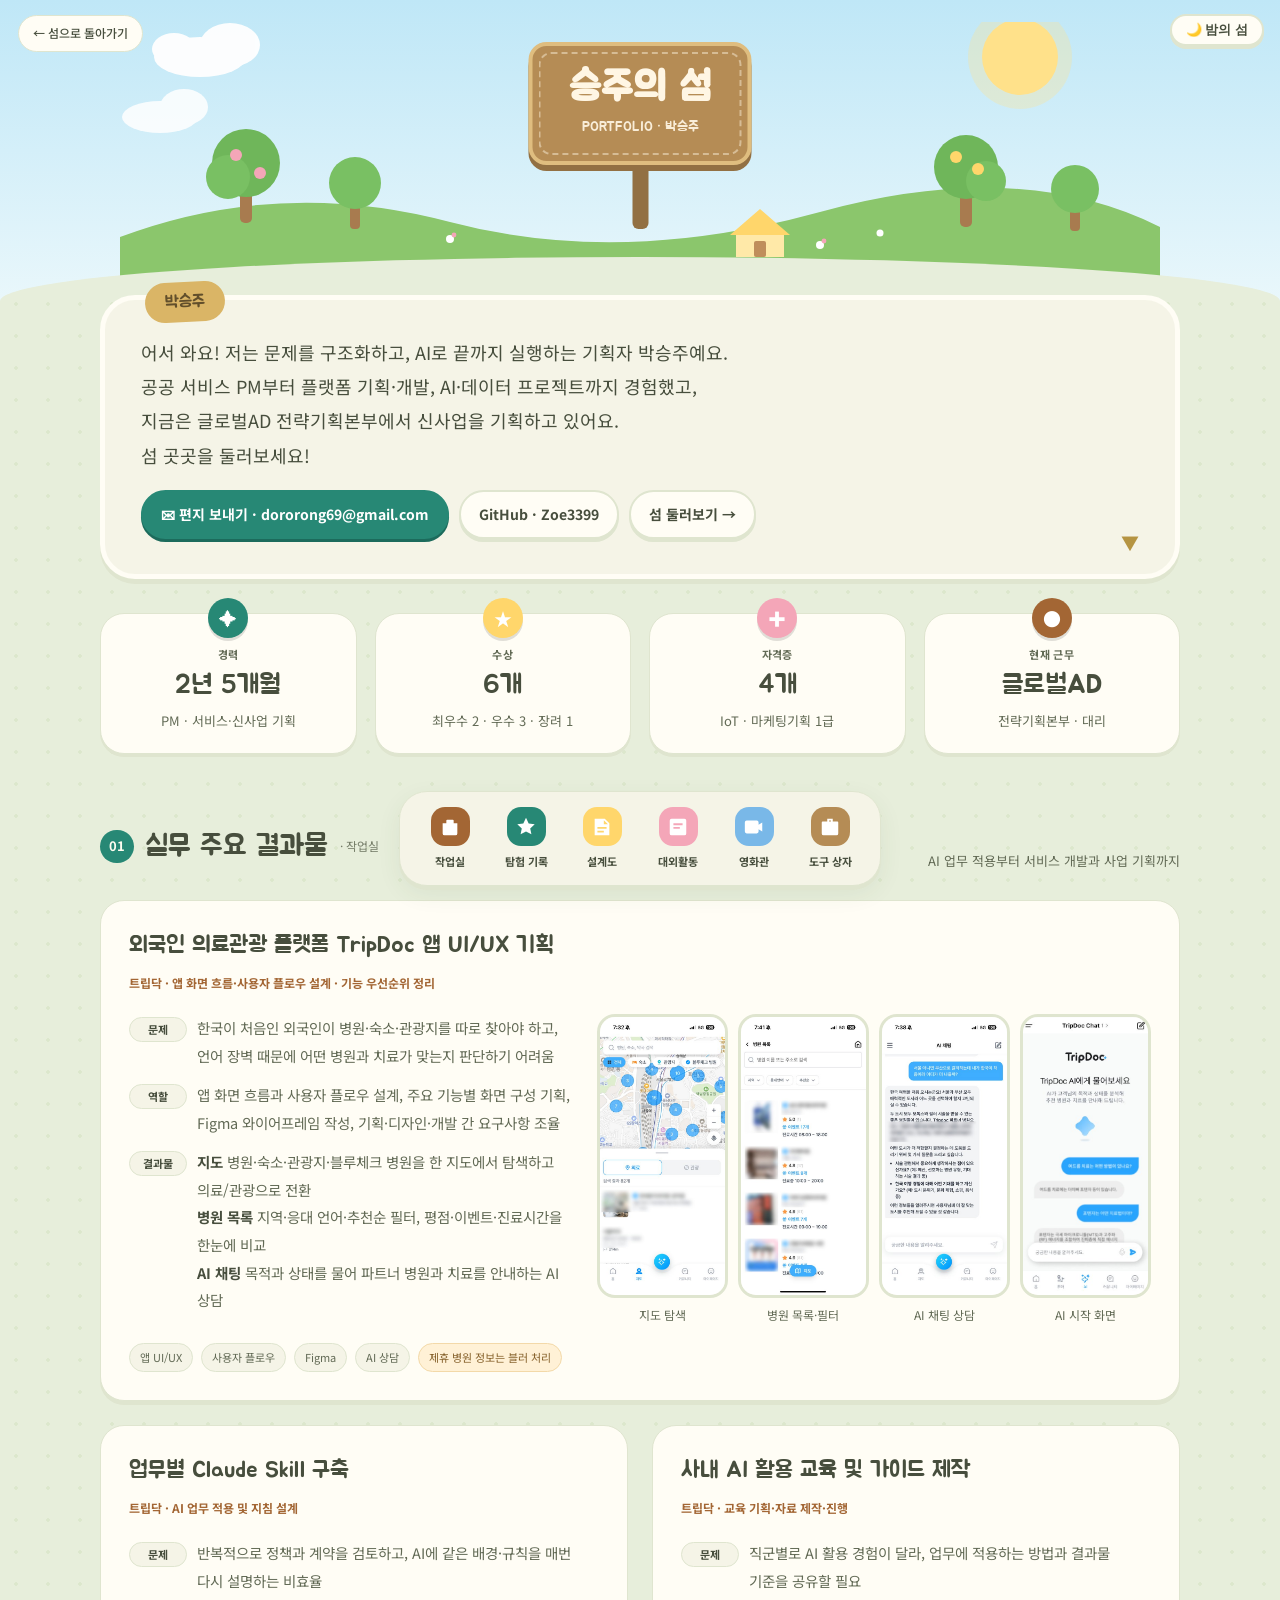
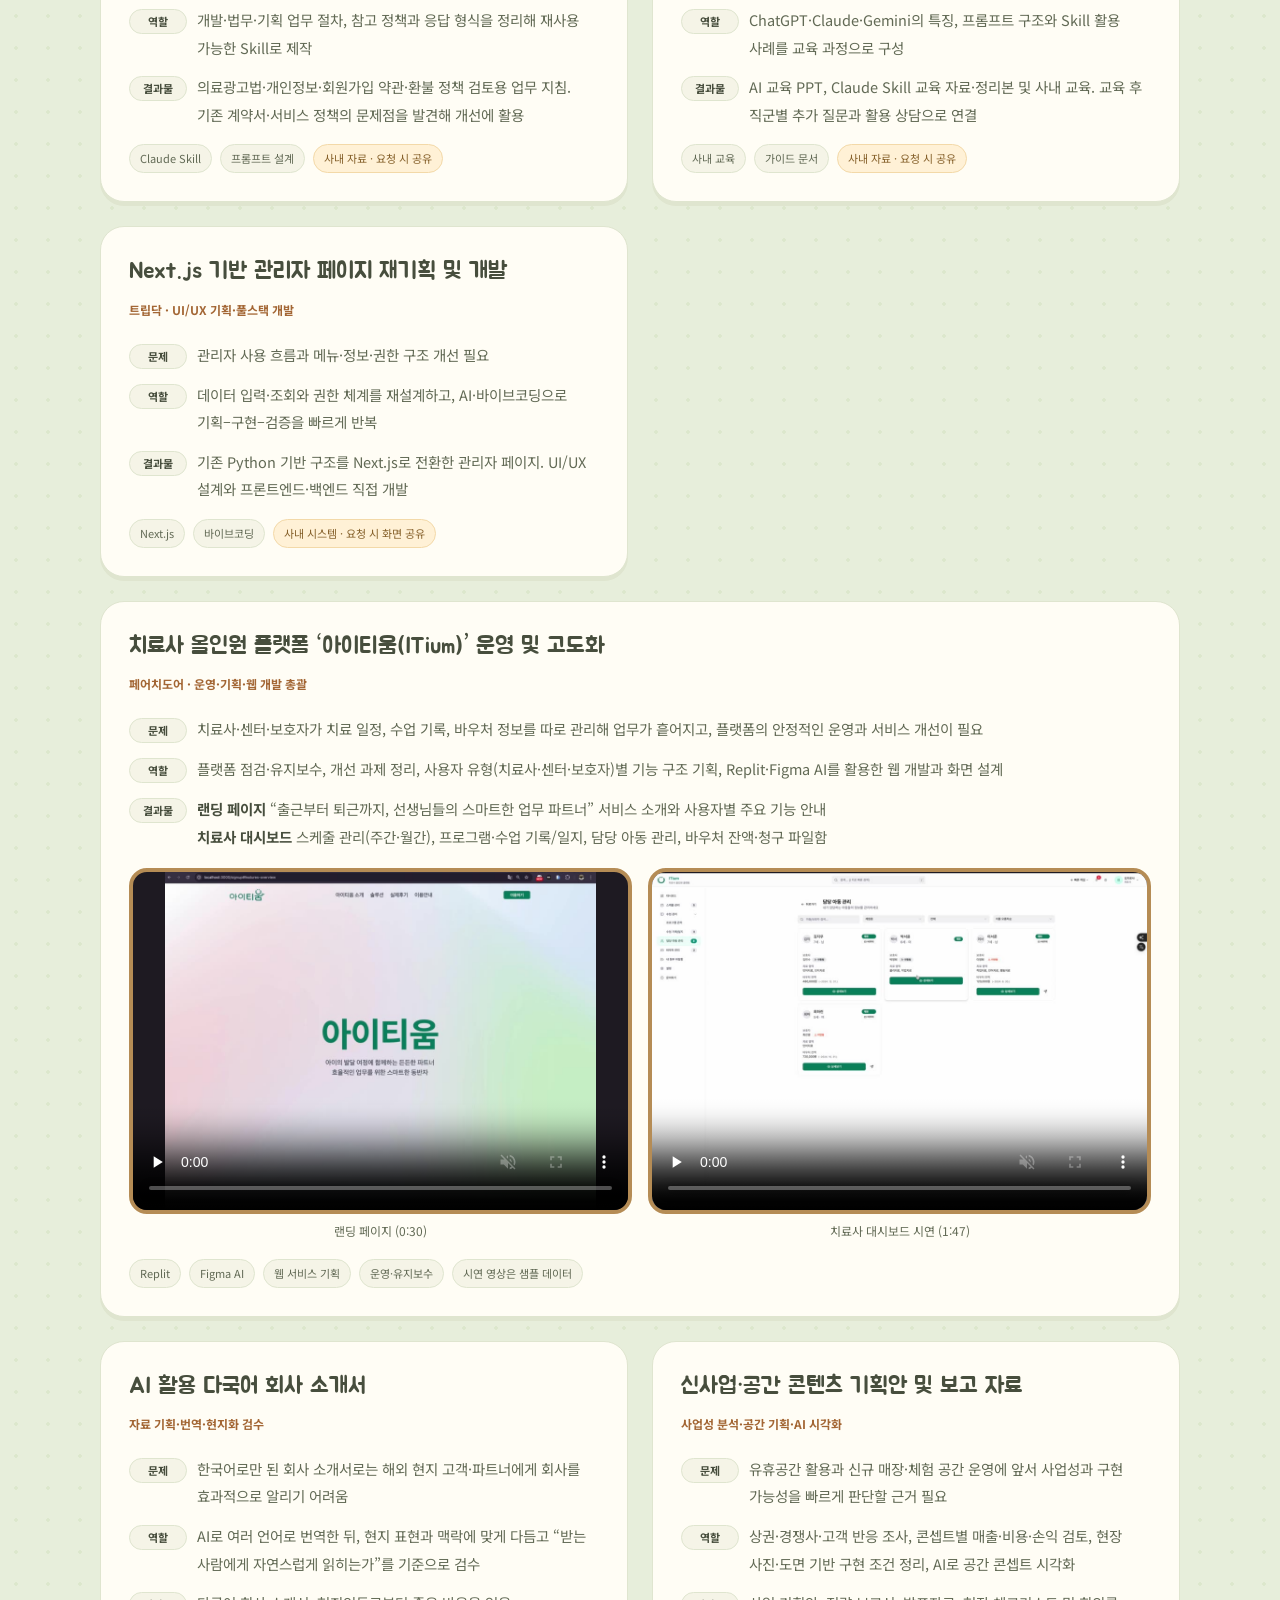
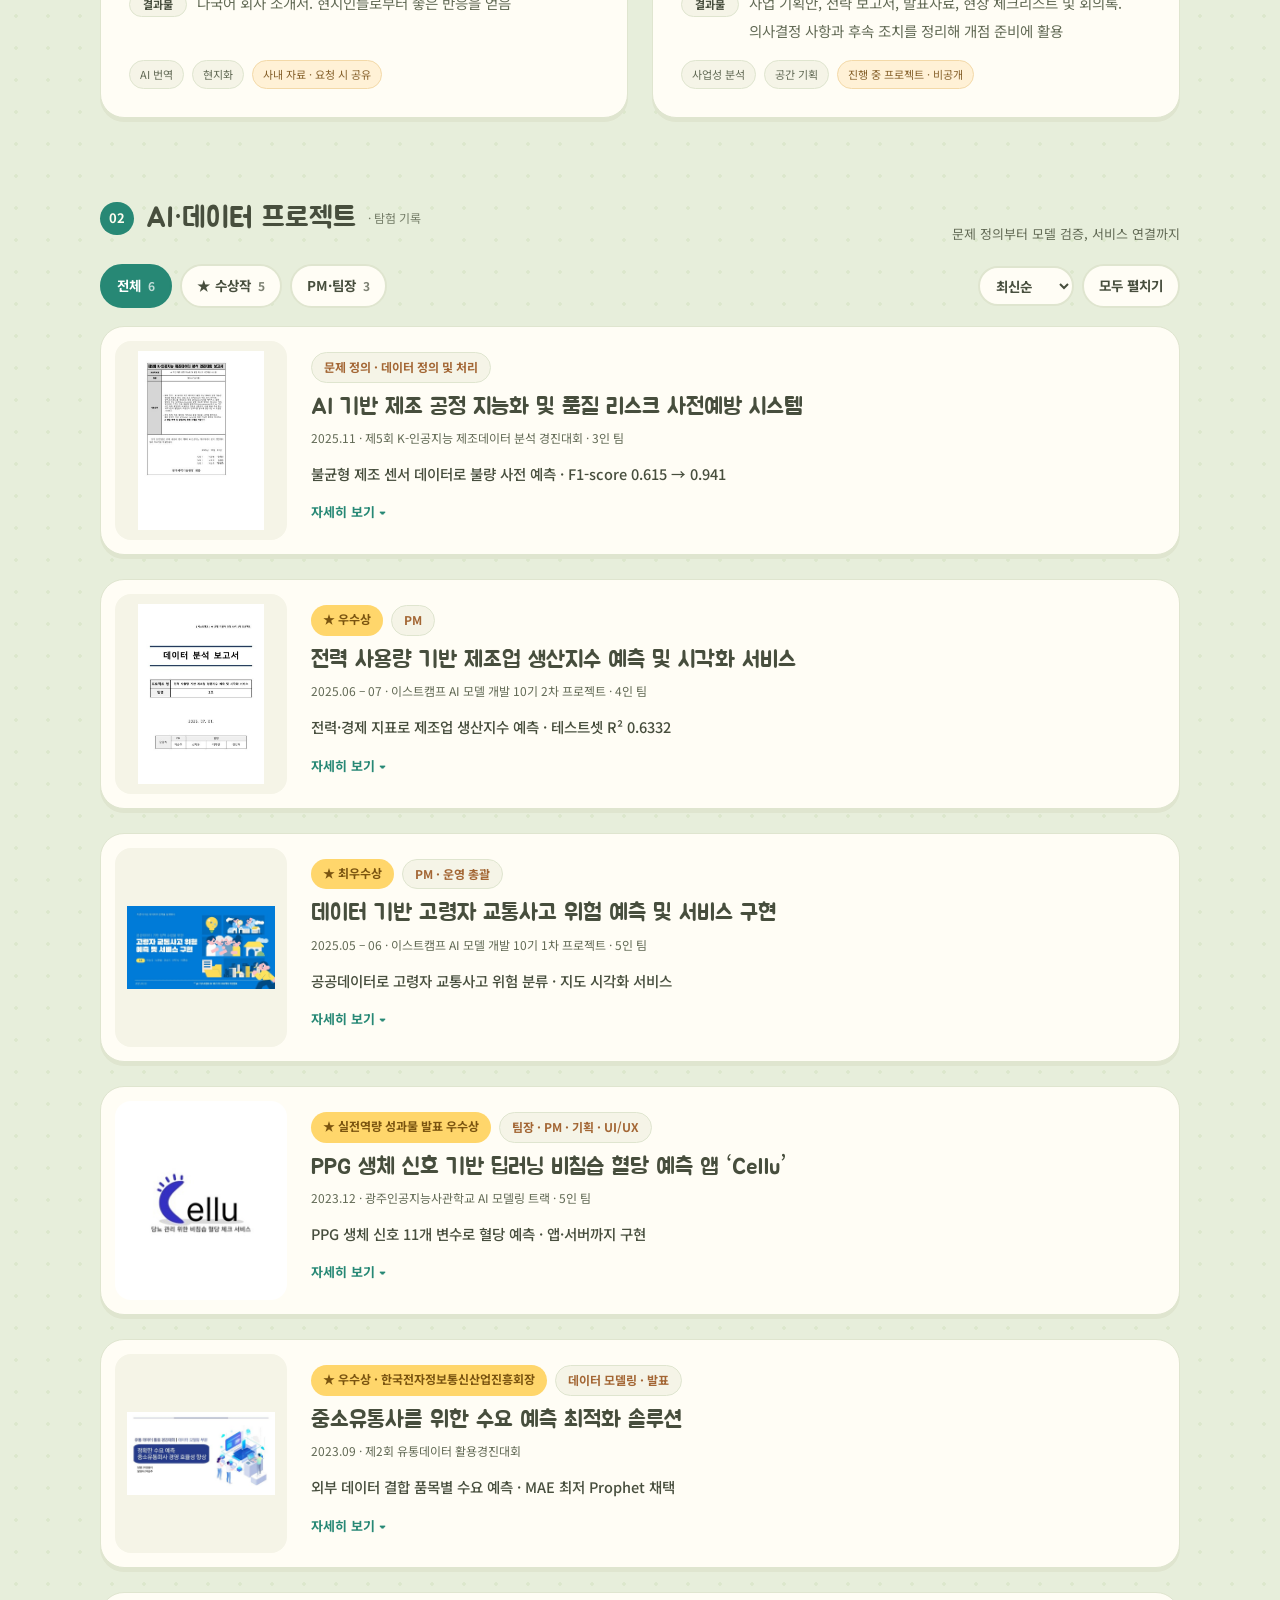
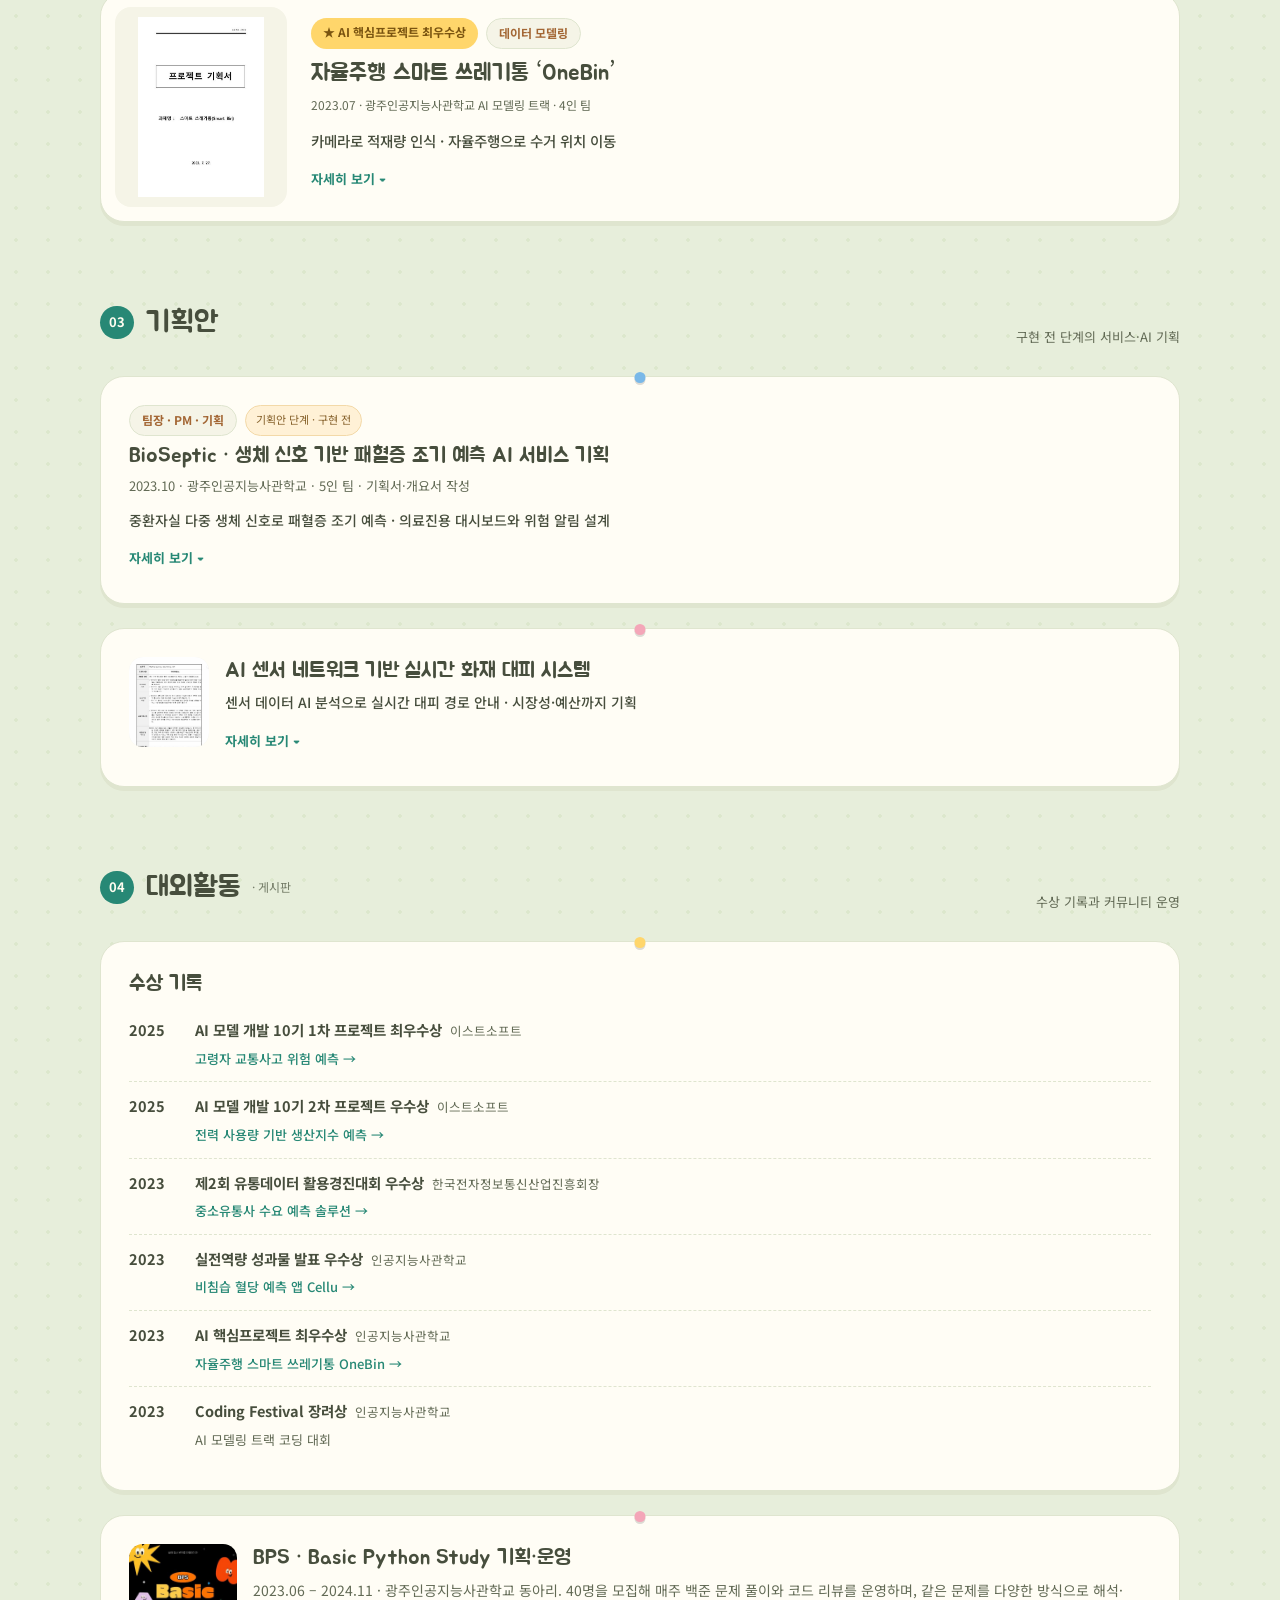
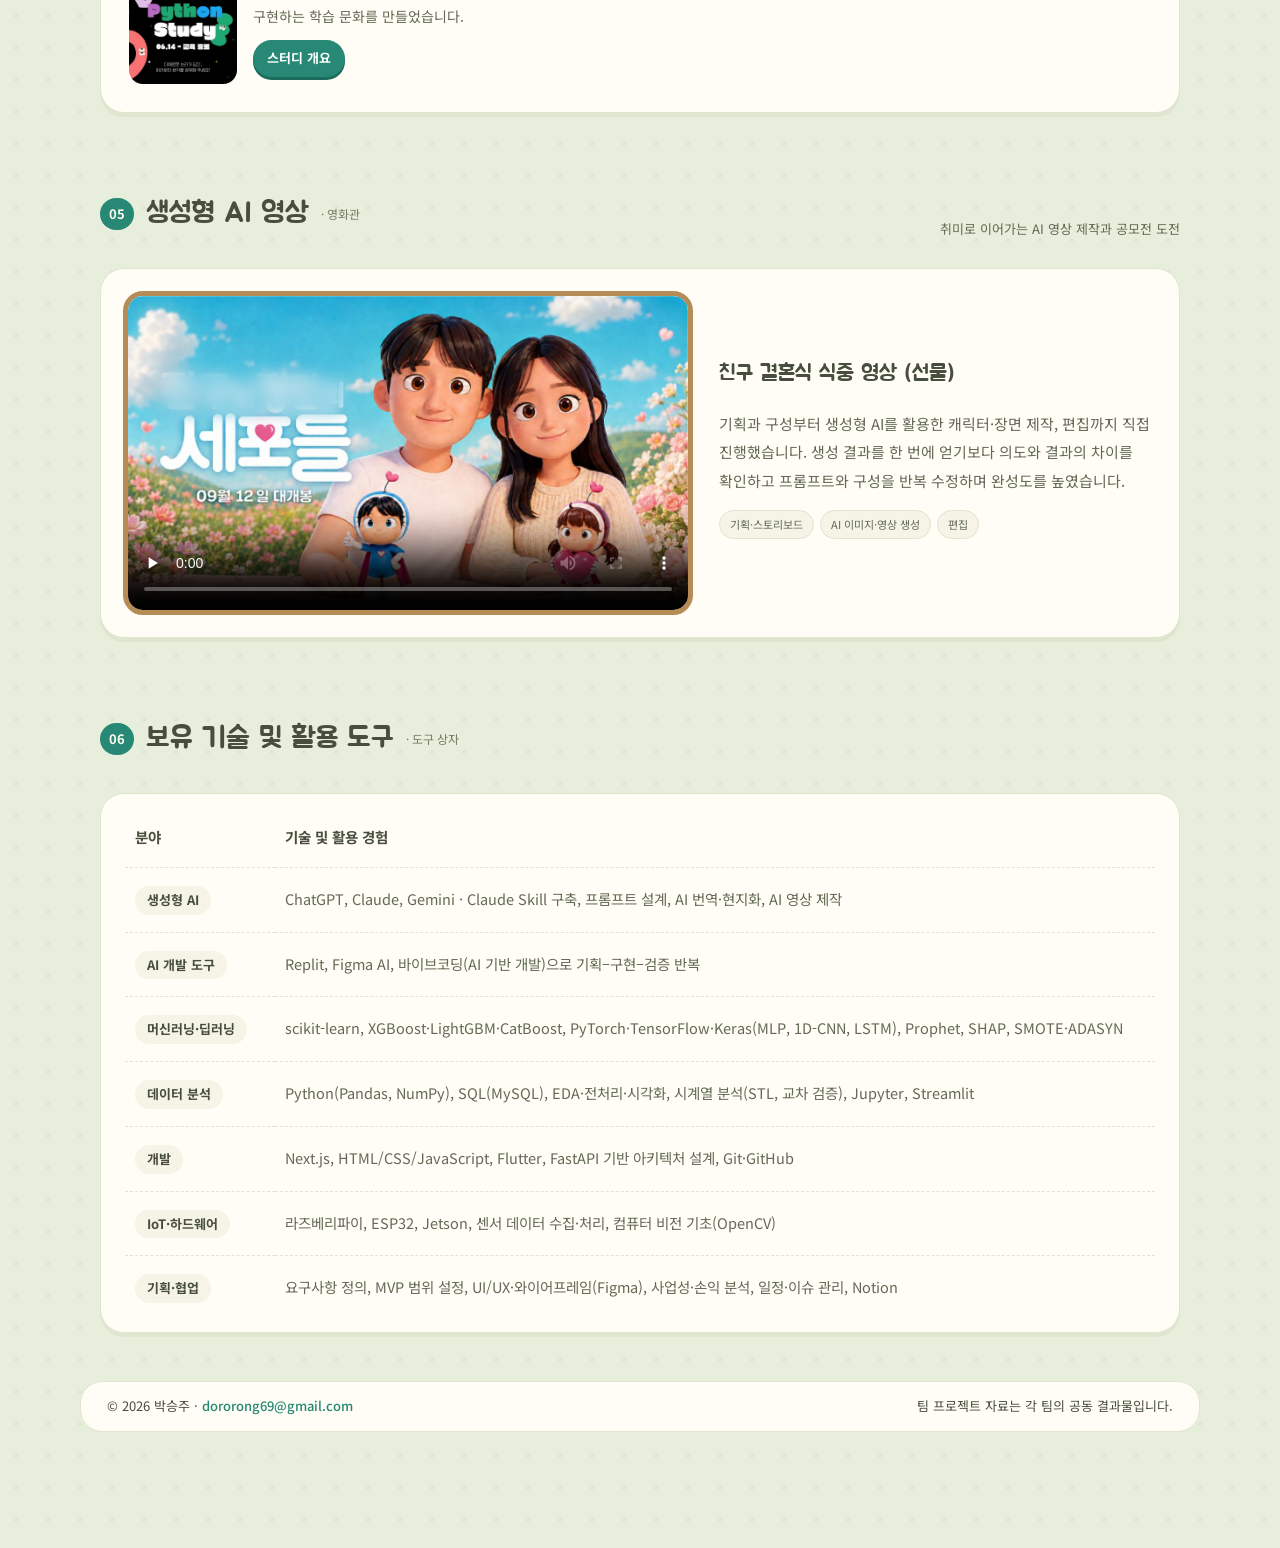
<file: list.html>
<!doctype html>
<html lang="ko">
<head>
<meta charset="utf-8">
<meta name="viewport" content="width=device-width,initial-scale=1">
<title>승주의 섬 포트폴리오</title>
<meta name="description" content="문제를 구조화하고, AI로 끝까지 실행하는 기획자 박승주의 실무 결과물과 AI·데이터 프로젝트">
<link rel="preconnect" href="https://fonts.googleapis.com">
<link rel="preconnect" href="https://fonts.gstatic.com" crossorigin>
<link href="https://fonts.googleapis.com/css2?family=Jua&family=Noto+Sans+KR:wght@400;500;700;800&display=swap" rel="stylesheet">
<style>
:root{
  --sky1:#BFE7F7; --sky2:#E9F7FB; --grass:#9DD27F; --grass2:#8BC66C; --grass-dot:#B3DE97;
  --cream:#FFF9EC; --paper:#FFFDF6; --ink:#5A4632; --sub:#7E6A55; --line:#EADFC8;
  --wood:#C08E5B; --wood2:#9F6F42; --wood-ink:#FFF6E4;
  --orange:#F29B4B; --teal:#5DBFB2; --pink:#F4A6B8; --yellow:#FFD66B; --blue:#79B8E8;
  --shadow:rgba(90,70,50,.18); --btn-ink:#FFFFFF; --bg:#9DD27F;
}
@media (prefers-color-scheme: dark){
  :root:not([data-theme="light"]){
    --sky1:#1B2A4A; --sky2:#2C3F66; --grass:#3F6B45; --grass2:#35603B; --grass-dot:#4A7A50;
    --cream:#2E2A33; --paper:#34303A; --ink:#F6EBD9; --sub:#CDBFA9; --line:#4A4450;
    --wood:#8A643F; --wood2:#6E4E30; --wood-ink:#FFF2DA;
    --shadow:rgba(0,0,0,.35); --btn-ink:#1E1A22; --bg:#3F6B45;
  }
}
:root[data-theme="dark"]{
  --sky1:#1B2A4A; --sky2:#2C3F66; --grass:#3F6B45; --grass2:#35603B; --grass-dot:#4A7A50;
  --cream:#2E2A33; --paper:#34303A; --ink:#F6EBD9; --sub:#CDBFA9; --line:#4A4450;
  --wood:#8A643F; --wood2:#6E4E30; --wood-ink:#FFF2DA;
  --shadow:rgba(0,0,0,.35); --btn-ink:#1E1A22; --bg:#3F6B45;
}
*{box-sizing:border-box}
html{scroll-behavior:smooth;scroll-padding-top:20px}
body{margin:0;color:var(--sub);font-family:'Noto Sans KR','Apple SD Gothic Neo','Malgun Gothic',sans-serif;font-size:15px;line-height:1.75;word-break:keep-all;-webkit-font-smoothing:antialiased;
  background-color:var(--grass);
  background-image:radial-gradient(var(--grass-dot) 2.2px,transparent 2.6px),radial-gradient(var(--grass-dot) 2.2px,transparent 2.6px);
  background-size:46px 46px;background-position:0 0,23px 23px;padding-bottom:96px}
a{color:var(--teal);text-decoration:none;font-weight:500}
a:hover{text-decoration:underline}
strong{color:var(--ink)}
.wrap{max-width:1040px;margin:0 auto;padding:0 20px}
.round{font-family:'Jua','Noto Sans KR',sans-serif;font-weight:400}

/* ---------- sky hero ---------- */
header.hero{position:relative;background:linear-gradient(var(--sky1),var(--sky2) 78%);padding:40px 0 0;overflow:hidden}
.scene{position:relative;height:300px;max-width:1040px;margin:0 auto}
.scene svg{position:absolute;inset:0;width:100%;height:100%}
.cloud{animation:drift 26s linear infinite}
.cloud.c2{animation-duration:38s;animation-delay:-12s}
@keyframes drift{from{transform:translateX(-120px)}to{transform:translateX(1160px)}}
.sign{position:absolute;left:50%;bottom:58px;transform:translateX(-50%);text-align:center}
.sign .board{background:var(--wood);color:var(--wood-ink);border-radius:18px;padding:14px 34px 12px;box-shadow:0 6px 0 var(--wood2),0 12px 18px var(--shadow);position:relative}
.sign .board:before{content:'';position:absolute;inset:6px;border:2px dashed rgba(255,246,228,.45);border-radius:13px;pointer-events:none}
.sign h1{margin:0;font-size:44px;line-height:1.1;letter-spacing:.02em;white-space:nowrap}
.sign .sub{white-space:nowrap}
.sign .sub{font-size:14px;opacity:.92;margin-top:4px}
.sign .post{width:16px;height:64px;margin:0 auto;background:var(--wood2);border-radius:0 0 6px 6px}
.ground{height:44px;background:var(--grass);border-radius:50% 50% 0 0/100% 100% 0 0;margin-top:-30px;position:relative}

/* ---------- dialog box ---------- */
.dialog-wrap{margin:-6px auto 0;position:relative;z-index:2}
.dialog{position:relative;background:var(--cream);border-radius:40px;padding:34px 40px 30px;box-shadow:0 8px 0 var(--line),0 16px 30px var(--shadow)}
.nametag{position:absolute;top:-18px;left:40px;background:var(--orange);color:#fff;padding:4px 20px;border-radius:999px;font-size:17px;transform:rotate(-3deg);box-shadow:0 3px 0 #D9803A}
.dialog .line{white-space:pre-line;font-size:18px;color:var(--ink);min-height:3.6em;margin:0}
.dialog .next{position:absolute;right:36px;bottom:14px;color:var(--orange);font-size:18px;animation:bob 1s ease-in-out infinite}
@keyframes bob{50%{transform:translateY(4px)}}
.dialog .choices{display:flex;flex-wrap:wrap;gap:10px;margin-top:18px}
.btn{display:inline-flex;align-items:center;gap:8px;padding:9px 18px;border-radius:999px;background:var(--paper);color:var(--ink);font-size:14px;font-weight:700;border:2px solid var(--line);box-shadow:0 3px 0 var(--line);transition:transform .15s}
.btn:hover{transform:translateY(-2px);text-decoration:none}
.btn.primary{background:var(--teal);border-color:var(--teal);color:#fff;box-shadow:0 3px 0 #469C91}

/* ---------- achievement badges ---------- */
.badges{display:grid;grid-template-columns:repeat(4,1fr);gap:14px;margin:26px 0 0}
.stat{background:var(--paper);border-radius:24px;padding:16px 14px 14px;text-align:center;box-shadow:0 5px 0 var(--line);position:relative}
.stat .medal{width:40px;height:40px;border-radius:50%;margin:-34px auto 6px;display:flex;align-items:center;justify-content:center;font-size:18px;color:#fff;box-shadow:0 3px 0 rgba(0,0,0,.12)}
.stat em{display:block;font-style:normal;font-size:12.5px;font-weight:700;color:var(--orange);letter-spacing:.04em;margin-bottom:2px}
.nw{white-space:nowrap}
@media (max-width:560px){.stat span{font-size:12px}}
.stat b{display:block;font-size:24px;color:var(--ink);line-height:1.25}
.stat span{font-size:13px}

/* ---------- sections as places ---------- */
section{padding:56px 0 8px}
.sh{display:flex;align-items:flex-end;justify-content:space-between;gap:14px;flex-wrap:wrap;margin-bottom:26px}
h2{margin:0;display:inline-flex;align-items:center;gap:12px;background:var(--wood);color:var(--wood-ink);padding:10px 26px 9px;border-radius:16px;font-size:24px;font-weight:400;box-shadow:0 5px 0 var(--wood2);position:relative}
h2 .n{background:var(--wood-ink);color:var(--wood2);border-radius:999px;font-size:13px;padding:1px 10px;font-family:'Noto Sans KR',sans-serif;font-weight:700}
h2 .place{font-size:14px;opacity:.85;font-family:'Noto Sans KR',sans-serif}
.sh p{margin:0;background:var(--paper);color:var(--sub);font-size:13.5px;padding:6px 14px;border-radius:999px;box-shadow:0 3px 0 var(--line)}

/* paper cards */
.card,.wc,.pc,.oc,.skills-card{background:var(--paper);border-radius:28px;box-shadow:0 6px 0 var(--line),0 14px 24px var(--shadow);position:relative}
.wc:hover,.pc:hover,.oc:hover{transform:translateY(-3px)}
.wc,.pc,.oc{transition:transform .2s}

.work{display:grid;grid-template-columns:repeat(2,1fr);gap:22px}
.wc{padding:26px 26px 20px;display:flex;flex-direction:column}
.wc.span2{grid-column:1/-1}
.wc h3,.pc h3,.oc h3{font-family:'Jua','Noto Sans KR',sans-serif;font-weight:400;color:var(--ink);margin:0 0 2px;font-size:21px;line-height:1.35}
.wc .meta{font-size:13px;color:var(--orange);font-weight:700;margin-bottom:12px}
.pr{display:grid;grid-template-columns:58px 1fr;gap:6px 10px;margin:0;font-size:14.5px}
.pr dt{color:#fff;font-weight:700;font-size:12px;border-radius:999px;text-align:center;height:22px;line-height:22px;margin-top:3px}
.pr dt:nth-of-type(1){background:var(--pink)}
.pr dt:nth-of-type(2){background:var(--blue)}
.pr dt:nth-of-type(3){background:var(--teal)}
.pr dd{margin:0}
.wc .foot{margin-top:auto;padding-top:16px;display:flex;gap:8px;flex-wrap:wrap}
.tag{display:inline-block;font-size:12px;padding:3px 11px;border-radius:999px;background:var(--cream);color:var(--sub);border:1.5px solid var(--line)}
.tag.lock{background:#FFF1D6;color:#B07A24;border-color:#F3D9A8}
:root[data-theme="dark"] .tag.lock{background:#3A3122;color:#E8C27A;border-color:#5A4A30}
@media (prefers-color-scheme: dark){:root:not([data-theme="light"]) .tag.lock{background:#3A3122;color:#E8C27A;border-color:#5A4A30}}

.appgrid{display:grid;grid-template-columns:1fr 1.25fr;gap:24px;align-items:start}
.appgrid.vert{grid-template-columns:1fr;gap:18px}
.shots{display:grid;grid-template-columns:repeat(4,1fr);gap:10px}
.shots figure,.vids figure{margin:0}
.shots img{display:block;width:100%;aspect-ratio:9/19.5;object-fit:cover;object-position:top;border-radius:18px;border:4px solid var(--ink);background:var(--cream)}
.shots figcaption,.vids figcaption{font-size:12px;text-align:center;margin-top:6px}
.vids{display:grid;grid-template-columns:1fr 1fr;gap:16px}
.vids video{display:block;width:100%;aspect-ratio:16/11;object-fit:contain;border-radius:18px;background:#1E1A22;border:4px solid var(--wood)}

.gallery{display:grid;grid-template-columns:repeat(3,1fr);gap:12px;margin-top:16px}
.gallery figure{margin:0}
.gallery img,.gallery video{display:block;width:100%;aspect-ratio:16/9;object-fit:cover;border-radius:14px;background:#111;border:1px solid var(--line)}
.gallery figcaption{font-size:12px;text-align:center;margin-top:5px}
@media (max-width:560px){.gallery{grid-template-columns:1fr}}
.phones{display:grid;grid-template-columns:repeat(4,1fr);gap:10px;margin-top:16px}
.phones figure{margin:0}
.phones img{display:block;width:100%;height:auto;filter:drop-shadow(0 6px 10px rgba(0,0,0,.15))}
.phones figcaption{font-size:12px;text-align:center;margin-top:4px}
@media (max-width:560px){.phones{grid-template-columns:repeat(2,1fr)}}
.pc-media{grid-column:1/-1;padding:0 26px 24px}
.pc-media .gallery{margin-top:0}
.oc.span2{grid-column:1/-1}
.oc.plan{flex-direction:column;gap:14px}
.oc.plan:before{background:var(--blue)}
.oc.plan .top{display:flex;gap:8px;flex-wrap:wrap;margin-bottom:6px}
.oc.plan .when{font-size:13px;margin-bottom:8px}
.oc.plan .pr{margin:6px 0 4px}
.diagrams{display:grid;grid-template-columns:1fr 1fr;gap:12px}
.diagrams figure{margin:0}
.diagrams .wide2{grid-column:1/-1}
.oc .diagrams img{display:block;width:100%;height:auto;object-fit:contain;flex:none;background:#fff;border-radius:14px;border:1px solid var(--line);padding:8px}
.diagrams figcaption{font-size:12px;text-align:center;margin-top:5px}
@media (max-width:560px){.diagrams{grid-template-columns:1fr}}
.pivot{font-size:14px;margin:0 0 10px}
.ptools{display:flex;justify-content:space-between;align-items:center;gap:10px;flex-wrap:wrap;margin:-8px 0 18px}
.ptools .chips,.ptools .tright{display:flex;gap:8px;flex-wrap:wrap;align-items:center}
.chip{font:inherit;font-size:13.5px;font-weight:700;cursor:pointer;padding:7px 15px;border-radius:999px;border:2px solid var(--line);background:var(--paper,#fff);color:var(--ink);transition:transform .15s}
.chip b{font-size:12px;opacity:.7;margin-left:3px}
.chip:hover{transform:translateY(-1px)}
.chip.on{background:var(--teal,var(--accent));border-color:var(--teal,var(--accent));color:#fff}
.sel select{font:inherit;font-size:13.5px;font-weight:700;padding:7px 12px;border-radius:999px;border:2px solid var(--line);background:var(--paper,#fff);color:var(--ink);cursor:pointer}
.sr{position:absolute;width:1px;height:1px;overflow:hidden;clip:rect(0 0 0 0)}
.gist{margin:2px 0 10px!important;color:var(--ink);font-weight:500}
.more-btn{font:inherit;font-size:13px;font-weight:700;cursor:pointer;background:none;border:none;color:var(--teal,var(--accent));padding:0;margin-bottom:4px}
.more-btn span{display:inline-block;transition:transform .2s}
.pc.open .more-btn span{transform:rotate(180deg)}
html.js .pc:not(.open) .more{display:none}
html.js .pc:not(.open) .thumb{min-height:120px}
html.js .pc:not(.open){grid-template-columns:200px 1fr}
.pc.hide{display:none}
@media (max-width:860px){html.js .pc:not(.open){grid-template-columns:1fr}html.js .pc:not(.open) .thumb{min-height:110px;aspect-ratio:16/6}}
.awards .alist{list-style:none;margin:8px 0 0;padding:0}
.awards .alist li{display:grid;grid-template-columns:56px 1fr;gap:10px;padding:10px 0;border-bottom:1.5px dashed var(--line);font-size:14.5px}
.awards .alist li:last-child{border-bottom:none}
.awards .ay{font-weight:700;color:var(--ink)}
.awards .ao{font-size:12.5px;color:var(--sub);margin-left:4px}
.awards .ap{font-size:13px}
.awards:before{background:var(--yellow)!important}
html.js .fold:not(.open) .more{display:none}
html.js .oc.fold:not(.open) img{height:90px;width:80px}
.fold.open .more-btn span{transform:rotate(180deg)}
/* projects = exploration log */
.projects{display:grid;gap:24px}
.pc{display:grid;grid-template-columns:290px 1fr;overflow:hidden}
.pc .thumb{position:relative;min-height:220px;background:var(--cream);margin:14px;border-radius:20px;overflow:hidden;border:3px dashed var(--line)}
.pc .thumb img{position:absolute;inset:0;width:100%;height:100%;object-fit:cover;object-position:top center}
.pc .thumb img.wide{object-fit:contain;object-position:center;padding:12px}
.pc .body{padding:22px 26px 22px 10px}
.pc .top{display:flex;gap:8px;flex-wrap:wrap;margin-bottom:8px}
.award{font-size:12px;font-weight:700;padding:3px 12px;border-radius:999px;background:var(--yellow);color:#7A5410}
.award:before{content:'★ '}
.role{font-size:12px;font-weight:700;padding:3px 12px;border-radius:999px;background:var(--cream);color:var(--orange);border:1.5px solid #F7CFA6}
.pc .when{font-size:13px;margin-bottom:10px}
.pc p{margin:0 0 10px;font-size:14.5px}
.metric{display:inline-block;font-weight:700;color:var(--ink);background:var(--yellow);padding:0 9px;border-radius:999px;font-size:14px}
:root[data-theme="dark"] .metric{color:#3A2A10}
@media (prefers-color-scheme: dark){:root:not([data-theme="light"]) .metric{color:#3A2A10}}
.use{background:var(--cream);border-radius:18px;padding:10px 16px;font-size:14px;margin:12px 0;border:2px dashed var(--line)}
.use b{color:var(--teal);margin-right:6px}
.stack{display:flex;flex-wrap:wrap;gap:6px;margin:10px 0 14px}
.links{display:flex;flex-wrap:wrap;gap:8px}
.links a{font-size:13px;padding:6px 14px;border-radius:999px;background:var(--teal);color:#fff;font-weight:700;box-shadow:0 3px 0 #469C91;transition:transform .15s}
.links a:hover{text-decoration:none;transform:translateY(-2px)}

/* bulletin board */
.others{display:grid;grid-template-columns:repeat(2,1fr);gap:22px}
.oc{display:flex;gap:16px;padding:18px}
.oc:before{content:'';position:absolute;top:-8px;left:50%;width:16px;height:16px;border-radius:50%;background:var(--pink);box-shadow:0 2px 0 rgba(0,0,0,.15);transform:translateX(-50%)}
.oc img{width:108px;height:140px;object-fit:cover;object-position:top;border-radius:14px;flex:none;background:var(--cream)}
.oc h3{font-size:18px;margin-bottom:4px}
.oc p{font-size:14px;margin:0 0 10px}

/* theater */
.video{display:grid;grid-template-columns:1.3fr 1fr;gap:26px;align-items:center;background:var(--paper);border-radius:28px;padding:22px;box-shadow:0 6px 0 var(--line),0 14px 24px var(--shadow)}
.video figure{margin:0;border-radius:20px;overflow:hidden;position:relative;border:5px solid var(--wood)}
.video img,.video video{display:block;width:100%;height:auto}
.video .play{position:absolute;inset:0;display:flex;align-items:center;justify-content:center}
.video .play span{background:var(--orange);color:#fff;border-radius:999px;padding:10px 20px;font-weight:700;font-size:15px;box-shadow:0 4px 0 #D9803A}
.video h3{font-family:'Jua','Noto Sans KR',sans-serif;font-weight:400;font-size:22px;color:var(--ink);margin:0 0 8px}

/* tool box */
.skills-card{padding:10px 18px}
table{width:100%;border-collapse:collapse;font-size:14.5px}
th,td{text-align:left;padding:12px 10px;border-bottom:2px dashed var(--line);vertical-align:top}
tr:last-child td{border-bottom:none}
th{color:var(--ink);font-weight:700}
td:first-child{white-space:nowrap;width:150px}
td:first-child span{display:inline-block;background:var(--cream);color:var(--ink);font-weight:700;padding:2px 12px;border-radius:999px;border:1.5px solid var(--line)}

footer{padding:40px 0 20px;font-size:13px;color:var(--ink)}
footer .wrap{display:flex;justify-content:space-between;gap:16px;flex-wrap:wrap;background:var(--paper);border-radius:999px;padding:12px 26px;box-shadow:0 4px 0 var(--line)}

/* ---------- dock (menu) ---------- */
.dock{position:fixed;left:50%;bottom:14px;transform:translateX(-50%);z-index:20;display:flex;gap:8px;background:var(--cream);padding:8px 10px;border-radius:26px;box-shadow:0 6px 0 var(--line),0 12px 24px var(--shadow);max-width:calc(100vw - 24px)}
.dock a{white-space:nowrap;display:flex;flex-direction:column;align-items:center;gap:2px;width:68px;padding:6px 2px 4px;border-radius:18px;color:var(--ink);font-size:11.5px;font-weight:700;transition:transform .15s}
.dock a:hover{transform:translateY(-4px);text-decoration:none}
.dock i{width:36px;height:36px;border-radius:12px;display:flex;align-items:center;justify-content:center}
.dock i svg{width:22px;height:22px;fill:#fff}
.theme-toggle{position:absolute;top:14px;right:16px;z-index:3;background:var(--paper);color:var(--ink);border:2px solid var(--line);border-radius:999px;padding:5px 14px;font-size:13px;font-weight:700;cursor:pointer;box-shadow:0 3px 0 var(--line)}
.stars{display:none}
:root[data-theme="dark"] .stars{display:block}
@media (prefers-color-scheme: dark){:root:not([data-theme="light"]) .stars{display:block}}
:root[data-theme="dark"] .sun{display:none}
@media (prefers-color-scheme: dark){:root:not([data-theme="light"]) .sun{display:none}}
.moon{display:none}
:root[data-theme="dark"] .moon{display:block}
@media (prefers-color-scheme: dark){:root:not([data-theme="light"]) .moon{display:block}}

@media (max-width:860px){
  .badges{grid-template-columns:repeat(2,1fr);row-gap:30px}
  .work,.others{grid-template-columns:1fr}
  .pc{grid-template-columns:1fr}
  .pc .thumb{min-height:170px;aspect-ratio:16/8}
  .pc .body{padding:4px 22px 22px}
  .appgrid{grid-template-columns:1fr}
  .shots{grid-template-columns:repeat(2,1fr)}
  .video{grid-template-columns:1fr}
  .sign h1{font-size:34px}
  .scene{height:250px}
}
@media (max-width:560px){
  .sign h1{font-size:30px}.sign .board{padding:12px 22px 10px}
  .wrap{padding:0 16px}
  .vids{grid-template-columns:1fr}
  .dialog{padding:30px 22px 26px;border-radius:30px}
  .dialog .line{font-size:16px}
  h2{font-size:20px;padding:8px 18px}
  h2 .place{display:none}
  .oc{flex-direction:column}.oc img{width:100%;height:160px}
  td:first-child{white-space:normal;width:100px}
  .dock a{width:auto;flex:1;font-size:10px}
  .dock i{width:32px;height:32px}
}
@media (prefers-reduced-motion:reduce){*{animation:none!important;transition:none!important}html{scroll-behavior:auto}}
@media print{.dock,.theme-toggle{display:none}}
</style>
<link rel="stylesheet" href="assets/css/reading.css">
</head>
<body>

<nav class="dock" aria-label="섬 메뉴">
  <a href="#work"><i style="background:var(--orange)"><svg viewBox="0 0 24 24"><path d="M4 8h16v11a2 2 0 0 1-2 2H6a2 2 0 0 1-2-2V8Zm5-4h6a1 1 0 0 1 1 1v3H8V5a1 1 0 0 1 1-1Z"/></svg></i>작업실</a>
  <a href="#projects"><i style="background:var(--teal)"><svg viewBox="0 0 24 24"><path d="M12 2l2.9 6.1 6.6.8-4.9 4.6 1.3 6.5L12 16.8 6.1 20l1.3-6.5L2.5 8.9l6.6-.8L12 2Z"/></svg></i>탐험 기록</a>
  <a href="#plans"><i style="background:var(--yellow)"><svg viewBox="0 0 24 24"><path d="M4 3h11l5 5v13H4V3Zm10 1.5V9h4.5L14 4.5ZM7 12v2h10v-2H7Zm0 4v2h7v-2H7Z"/></svg></i>설계도</a>
  <a href="#others"><i style="background:var(--pink)"><svg viewBox="0 0 24 24"><path d="M5 3h14a2 2 0 0 1 2 2v14a2 2 0 0 1-2 2H5a2 2 0 0 1-2-2V5a2 2 0 0 1 2-2Zm2 5v2h10V8H7Zm0 4v2h7v-2H7Z"/></svg></i>대외활동</a>
  <a href="#video"><i style="background:var(--blue)"><svg viewBox="0 0 24 24"><path d="M4 5h11a2 2 0 0 1 2 2v2.5l4-2.5v10l-4-2.5V17a2 2 0 0 1-2 2H4a2 2 0 0 1-2-2V7a2 2 0 0 1 2-2Z"/></svg></i>영화관</a>
  <a href="#skills"><i style="background:var(--wood)"><svg viewBox="0 0 24 24"><path d="M9 3h6v3h5a1 1 0 0 1 1 1v12a2 2 0 0 1-2 2H5a2 2 0 0 1-2-2V7a1 1 0 0 1 1-1h5V3Zm2 2v1h2V5h-2Zm-8 6h18v2H3v-2Z"/></svg></i>도구 상자</a>
</nav>

<header class="hero" id="top">
  <a class="island-return" href="index.html">← 섬으로 돌아가기</a>
  <button class="theme-toggle" type="button" id="themeBtn">🌙 밤의 섬</button>
  <div class="scene">
    <svg viewBox="0 0 1040 300" preserveAspectRatio="xMidYMax slice" aria-hidden="true">
      <g class="stars" fill="#FFF6C8"><circle cx="120" cy="40" r="2"/><circle cx="260" cy="90" r="1.6"/><circle cx="410" cy="30" r="2.2"/><circle cx="640" cy="60" r="1.6"/><circle cx="780" cy="28" r="2"/><circle cx="930" cy="80" r="1.8"/><circle cx="560" cy="110" r="1.4"/></g>
      <g class="sun"><circle cx="900" cy="70" r="38" fill="#FFE08A"/><circle cx="900" cy="70" r="52" fill="#FFE08A" opacity=".3"/></g>
      <g class="moon"><circle cx="900" cy="70" r="30" fill="#FFF3C4"/><circle cx="914" cy="60" r="26" fill="#2C3F66"/></g>
      <g class="cloud" fill="#fff" opacity=".95"><ellipse cx="80" cy="70" rx="46" ry="20"/><ellipse cx="110" cy="58" rx="30" ry="22"/><ellipse cx="54" cy="62" rx="22" ry="16"/></g>
      <g class="cloud c2" fill="#fff" opacity=".85"><ellipse cx="40" cy="130" rx="38" ry="16"/><ellipse cx="64" cy="120" rx="24" ry="18"/></g>
      <path d="M0 250 Q160 190 330 235 T700 225 T1040 240 V300 H0Z" fill="var(--grass2)"/>
      <g><rect x="120" y="190" width="12" height="46" rx="5" fill="#A87B4F"/><circle cx="126" cy="176" r="34" fill="#6FB65A"/><circle cx="108" cy="190" r="22" fill="#79C063"/><circle cx="116" cy="168" r="6" fill="#F4A6B8"/><circle cx="140" cy="186" r="6" fill="#F4A6B8"/></g>
      <g><rect x="230" y="206" width="10" height="36" rx="4" fill="#A87B4F"/><circle cx="235" cy="196" r="26" fill="#79C063"/></g>
      <g><rect x="840" y="196" width="12" height="44" rx="5" fill="#A87B4F"/><circle cx="846" cy="180" r="32" fill="#6FB65A"/><circle cx="866" cy="194" r="20" fill="#79C063"/><circle cx="836" cy="170" r="6" fill="#FFD66B"/><circle cx="858" cy="182" r="6" fill="#FFD66B"/></g>
      <g><rect x="950" y="212" width="10" height="32" rx="4" fill="#A87B4F"/><circle cx="955" cy="202" r="24" fill="#79C063"/></g>
      <g fill="#fff"><circle cx="330" cy="252" r="4"/><circle cx="700" cy="258" r="4"/><circle cx="760" cy="246" r="3.5"/></g>
      <g fill="#F4A6B8"><circle cx="334" cy="248" r="2.4"/><circle cx="704" cy="254" r="2.4"/></g>
      <g transform="translate(610 222)"><path d="M0 26 L30 0 L60 26 Z" fill="#FFD66B"/><rect x="6" y="26" width="48" height="22" fill="#FFE9A8"/><rect x="24" y="32" width="12" height="16" rx="2" fill="#C08E5B"/></g>
    </svg>
    <div class="sign"><div class="board round"><h1>승주의 섬</h1><div class="sub">PORTFOLIO · 박승주</div></div><div class="post"></div></div>
  </div>
  <div class="ground"></div>
</header>
<div class="wrap dialog-wrap">
  <div class="dialog">
    <span class="nametag round">박승주</span>
    <p class="line" id="typed" data-text="어서 와요! 저는 문제를 구조화하고, AI로 끝까지 실행하는 기획자 박승주예요.&#10;공공 서비스 PM부터 플랫폼 기획·개발, AI·데이터 프로젝트까지 경험했고,&#10;지금은 글로벌AD 전략기획본부에서 신사업을 기획하고 있어요.&#10;섬 곳곳을 둘러보세요!">어서 와요! 저는 문제를 구조화하고, AI로 끝까지 실행하는 기획자 박승주예요.<br>공공 서비스 PM부터 플랫폼 기획·개발, AI·데이터 프로젝트까지 경험했고,<br>지금은 글로벌AD 전략기획본부에서 신사업을 기획하고 있어요.<br>섬 곳곳을 둘러보세요!</p>
    <span class="next" aria-hidden="true">▼</span>
    <div class="choices">
      <a class="btn primary" href="mailto:dororong69@gmail.com">✉ 편지 보내기 · dororong69@gmail.com</a>
      <a class="btn" href="https://github.com/Zoe3399" target="_blank" rel="noopener">GitHub · Zoe3399</a>
      <a class="btn" href="#work">섬 둘러보기 →</a>
    </div>
  </div>
  <div class="badges"><div class="stat"><div class="medal" style="background:var(--teal)">✦</div><em>경력</em><b>2년 5개월</b><span><span class="nw">PM</span> · <span class="nw">서비스·신사업 기획</span></span></div><div class="stat"><div class="medal" style="background:var(--yellow)">★</div><em>수상</em><b>6개</b><span><span class="nw">최우수 2 · 우수 3 · 장려 1</span></span></div><div class="stat"><div class="medal" style="background:var(--pink)">✚</div><em>자격증</em><b>4개</b><span>IoT · <span class="nw">마케팅기획 1급</span></span></div><div class="stat"><div class="medal" style="background:var(--orange)">●</div><em>현재 근무</em><b>글로벌AD</b><span>전략기획본부 · 대리</span></div></div>
</div>

<section id="work"><div class="wrap">
  <div class="sh"><h2 class="round"><span class="n">01</span>실무 주요 결과물<span class="place">· 작업실</span></h2><p>AI 업무 적용부터 서비스 개발과 사업 기획까지</p></div>
  <div class="work">
    <article class="wc span2" id="work-app">
      <h3>외국인 의료관광 플랫폼 TripDoc 앱 UI/UX 기획</h3>
      <div class="meta">트립닥 · 앱 화면 흐름·사용자 플로우 설계 · 기능 우선순위 정리</div>
      <div class="appgrid">
        <dl class="pr">
          <dt>문제</dt><dd>한국이 처음인 외국인이 병원·숙소·관광지를 따로 찾아야 하고, 언어 장벽 때문에 어떤 병원과 치료가 맞는지 판단하기 어려움</dd>
          <dt>역할</dt><dd>앱 화면 흐름과 사용자 플로우 설계, 주요 기능별 화면 구성 기획, Figma 와이어프레임 작성, 기획·디자인·개발 간 요구사항 조율</dd>
          <dt>결과물</dt><dd><strong>지도</strong> 병원·숙소·관광지·블루체크 병원을 한 지도에서 탐색하고 의료/관광으로 전환<br><strong>병원 목록</strong> 지역·응대 언어·추천순 필터, 평점·이벤트·진료시간을 한눈에 비교<br><strong>AI 채팅</strong> 목적과 상태를 물어 파트너 병원과 치료를 안내하는 AI 상담</dd>
        </dl>
        <div class="shots">
          <figure><a href="assets/img/app_map.jpg" target="_blank"><img src="assets/img/app_map.jpg" alt="TripDoc 지도 화면"></a><figcaption>지도 탐색</figcaption></figure>
          <figure><a href="assets/img/app_list.jpg" target="_blank"><img src="assets/img/app_list.jpg" alt="TripDoc 병원 목록 화면"></a><figcaption>병원 목록·필터</figcaption></figure>
          <figure><a href="assets/img/app_chat.jpg" target="_blank"><img src="assets/img/app_chat.jpg" alt="TripDoc AI 채팅 화면"></a><figcaption>AI 채팅 상담</figcaption></figure>
          <figure><a href="assets/img/app_ai.jpg" target="_blank"><img src="assets/img/app_ai.jpg" alt="TripDoc AI 시작 화면"></a><figcaption>AI 시작 화면</figcaption></figure>
        </div>
      </div>
      <div class="foot"><span class="tag">앱 UI/UX</span><span class="tag">사용자 플로우</span><span class="tag">Figma</span><span class="tag">AI 상담</span><span class="tag lock">제휴 병원 정보는 블러 처리</span></div>
    </article>
    <article class="wc" id="work-skill">
      <h3>업무별 Claude Skill 구축</h3>
      <div class="meta">트립닥 · AI 업무 적용 및 지침 설계</div>
      <dl class="pr">
        <dt>문제</dt><dd>반복적으로 정책과 계약을 검토하고, AI에 같은 배경·규칙을 매번 다시 설명하는 비효율</dd>
        <dt>역할</dt><dd>개발·법무·기획 업무 절차, 참고 정책과 응답 형식을 정리해 재사용 가능한 Skill로 제작</dd>
        <dt>결과물</dt><dd>의료광고법·개인정보·회원가입 약관·환불 정책 검토용 업무 지침. 기존 계약서·서비스 정책의 문제점을 발견해 개선에 활용</dd>
      </dl>
      <div class="foot"><span class="tag">Claude Skill</span><span class="tag">프롬프트 설계</span><span class="tag lock">사내 자료 · 요청 시 공유</span></div>
    </article>
    <article class="wc" id="work-edu">
      <h3>사내 AI 활용 교육 및 가이드 제작</h3>
      <div class="meta">트립닥 · 교육 기획·자료 제작·진행</div>
      <dl class="pr">
        <dt>문제</dt><dd>직군별로 AI 활용 경험이 달라, 업무에 적용하는 방법과 결과물 기준을 공유할 필요</dd>
        <dt>역할</dt><dd>ChatGPT·Claude·Gemini의 특징, 프롬프트 구조와 Skill 활용 사례를 교육 과정으로 구성</dd>
        <dt>결과물</dt><dd>AI 교육 PPT, Claude Skill 교육 자료·정리본 및 사내 교육. 교육 후 직군별 추가 질문과 활용 상담으로 연결</dd>
      </dl>
      <div class="foot"><span class="tag">사내 교육</span><span class="tag">가이드 문서</span><span class="tag lock">사내 자료 · 요청 시 공유</span></div>
    </article>
    <article class="wc" id="work-admin">
      <h3>Next.js 기반 관리자 페이지 재기획 및 개발</h3>
      <div class="meta">트립닥 · UI/UX 기획·풀스택 개발</div>
      <dl class="pr">
        <dt>문제</dt><dd>관리자 사용 흐름과 메뉴·정보·권한 구조 개선 필요</dd>
        <dt>역할</dt><dd>데이터 입력·조회와 권한 체계를 재설계하고, AI·바이브코딩으로 기획–구현–검증을 빠르게 반복</dd>
        <dt>결과물</dt><dd>기존 Python 기반 구조를 Next.js로 전환한 관리자 페이지. UI/UX 설계와 프론트엔드·백엔드 직접 개발</dd>
      </dl>
      <div class="foot"><span class="tag">Next.js</span><span class="tag">바이브코딩</span><span class="tag lock">사내 시스템 · 요청 시 화면 공유</span></div>
    </article>
    <article class="wc span2" id="work-itium">
      <h3>치료사 올인원 플랫폼 ‘아이티움(ITium)’ 운영 및 고도화</h3>
      <div class="meta">페어치도어 · 운영·기획·웹 개발 총괄</div>
      <div class="appgrid vert">
        <dl class="pr">
          <dt>문제</dt><dd>치료사·센터·보호자가 치료 일정, 수업 기록, 바우처 정보를 따로 관리해 업무가 흩어지고, 플랫폼의 안정적인 운영과 서비스 개선이 필요</dd>
          <dt>역할</dt><dd>플랫폼 점검·유지보수, 개선 과제 정리, 사용자 유형(치료사·센터·보호자)별 기능 구조 기획, Replit·Figma AI를 활용한 웹 개발과 화면 설계</dd>
          <dt>결과물</dt><dd><strong>랜딩 페이지</strong> “출근부터 퇴근까지, 선생님들의 스마트한 업무 파트너” 서비스 소개와 사용자별 주요 기능 안내<br><strong>치료사 대시보드</strong> 스케줄 관리(주간·월간), 프로그램·수업 기록/일지, 담당 아동 관리, 바우처 잔액·청구 파일함</dd>
        </dl>
        <div class="vids">
          <figure><video src="assets/video/itium_landing.mp4" poster="assets/img/itium_landing.jpg" controls muted playsinline preload="none"></video><figcaption>랜딩 페이지 (0:30)</figcaption></figure>
          <figure><video src="assets/video/itium_app.mp4" poster="assets/img/itium_app.jpg" controls muted playsinline preload="none"></video><figcaption>치료사 대시보드 시연 (1:47)</figcaption></figure>
        </div>
      </div>
      <div class="foot"><span class="tag">Replit</span><span class="tag">Figma AI</span><span class="tag">웹 서비스 기획</span><span class="tag">운영·유지보수</span><span class="tag">시연 영상은 샘플 데이터</span></div>
    </article>
    <article class="wc" id="work-multilang">
      <h3>AI 활용 다국어 회사 소개서</h3>
      <div class="meta">자료 기획·번역·현지화 검수</div>
      <dl class="pr">
        <dt>문제</dt><dd>한국어로만 된 회사 소개서로는 해외 현지 고객·파트너에게 회사를 효과적으로 알리기 어려움</dd>
        <dt>역할</dt><dd>AI로 여러 언어로 번역한 뒤, 현지 표현과 맥락에 맞게 다듬고 “받는 사람에게 자연스럽게 읽히는가”를 기준으로 검수</dd>
        <dt>결과물</dt><dd>다국어 회사 소개서. 현지인들로부터 좋은 반응을 얻음</dd>
      </dl>
      <div class="foot"><span class="tag">AI 번역</span><span class="tag">현지화</span><span class="tag lock">사내 자료 · 요청 시 공유</span></div>
    </article>
    <article class="wc" id="work-biz">
      <h3>신사업·공간 콘텐츠 기획안 및 보고 자료</h3>
      <div class="meta">사업성 분석·공간 기획·AI 시각화</div>
      <dl class="pr">
        <dt>문제</dt><dd>유휴공간 활용과 신규 매장·체험 공간 운영에 앞서 사업성과 구현 가능성을 빠르게 판단할 근거 필요</dd>
        <dt>역할</dt><dd>상권·경쟁사·고객 반응 조사, 콘셉트별 매출·비용·손익 검토, 현장 사진·도면 기반 구현 조건 정리, AI로 공간 콘셉트 시각화</dd>
        <dt>결과물</dt><dd>사업 기획안, 전략 보고서, 발표자료, 현장 체크리스트 및 회의록. 의사결정 사항과 후속 조치를 정리해 개점 준비에 활용</dd>
      </dl>
      <div class="foot"><span class="tag">사업성 분석</span><span class="tag">공간 기획</span><span class="tag lock">진행 중 프로젝트 · 비공개</span></div>
    </article>
  </div>
</div></section>

<section id="projects"><div class="wrap">
  <div class="sh"><h2 class="round"><span class="n">02</span>AI·데이터 프로젝트<span class="place">· 탐험 기록</span></h2><p>문제 정의부터 모델 검증, 서비스 연결까지</p></div>
  <div class="ptools" role="toolbar" aria-label="프로젝트 정렬과 필터">
    <div class="chips">
      <button type="button" class="chip on" data-filter="all">전체 <b>6</b></button>
      <button type="button" class="chip" data-filter="award">★ 수상작 <b>5</b></button>
      <button type="button" class="chip" data-filter="lead">PM·팀장 <b>3</b></button>
    </div>
    <div class="tright">
      <label class="sel"><span class="sr">정렬</span><select id="psort"><option value="new">최신순</option><option value="old">오래된순</option></select></label>
      <button type="button" class="chip" id="pexpand">모두 펼치기</button>
    </div>
  </div>
  <div class="projects">

    <article class="pc" id="proj-mfg" data-date="2025-11" data-award="0" data-lead="0">
      <div class="thumb"><img src="assets/img/th_mfg_report.jpg" alt="제조데이터 분석 경진대회 보고서 표지"></div>
      <div class="body">
        <div class="top"><span class="role">문제 정의 · 데이터 정의 및 처리</span></div>
        <h3>AI 기반 제조 공정 지능화 및 품질 리스크 사전예방 시스템</h3>
        <div class="when">2025.11 · 제5회 K-인공지능 제조데이터 분석 경진대회 · 3인 팀</div>
        <p class="gist">불균형 제조 센서 데이터로 불량 사전 예측 · F1-score 0.615 → 0.941</p>
        <button class="more-btn" type="button" aria-expanded="false">자세히 보기 <span>▾</span></button>
        <div class="more">
        <p>금속 가공 공정 센서 데이터로 불량(Pass/Fail)을 사전에 예측했습니다. 불량 데이터가 매우 적은 불균형 문제를 SMOTE·Borderline-SMOTE·ADASYN으로 비교 보정하고, 주요 변수 선별과 1D-CNN을 적용해 기준 모델(XGBoost) 대비 F1-score를 <span class="metric">0.615 → 0.941</span>로 높였습니다. SHAP 기반 XAI로 불량의 주요 요인을 설명하고 FastAPI 기반 실시간 예측 아키텍처를 설계했습니다.</p>
        <div class="use"><b>활용·확장</b>사후 검사 중심인 중소 제조현장을 AI 사전 예측 품질관리로 전환하는 SaaS형 서비스, 데이터 드리프트 감시·주기적 재학습으로 실무형 시스템 확장</div>
        <div class="stack"><span class="tag">XGBoost</span><span class="tag">1D-CNN</span><span class="tag">ADASYN</span><span class="tag">SHAP</span><span class="tag">FastAPI</span></div>
        <div class="links"><a href="assets/docs/mfg_report.pdf" target="_blank">분석 보고서 (PDF)</a></div>
        </div>
      </div>
    </article>

    <article class="pc" id="proj-power" data-date="2025-07" data-award="1" data-lead="1">
      <div class="thumb"><img src="assets/img/th_power_report.jpg" alt="전력 사용량 기반 제조업 생산지수 예측 보고서 표지"></div>
      <div class="body">
        <div class="top"><span class="award">우수상</span><span class="role">PM</span></div>
        <h3>전력 사용량 기반 제조업 생산지수 예측 및 시각화 서비스</h3>
        <div class="when">2025.06 – 07 · 이스트캠프 AI 모델 개발 10기 2차 프로젝트 · 4인 팀</div>
        <p class="gist">전력·경제 지표로 제조업 생산지수 예측 · 테스트셋 R² 0.6332</p>
        <button class="more-btn" type="button" aria-expanded="false">자세히 보기 <span>▾</span></button>
        <div class="more">
        <p>통계 발표의 1~2개월 시차를 전력 사용량과 경제 지표로 보완하는 예측 서비스를 기획했습니다. 데이터 병합·정상성 검정·상관 분석을 거쳐 LightGBM, CatBoost, AutoML, HGB와 앙상블을 비교했고, 팀 최종 모델 테스트셋 성능 <span class="metric">R² 0.6332 · RMSE 7.42</span>를 확인했습니다. DB ERD, 페르소나별 인사이트와 화면 흐름까지 설계했습니다.</p>
        <div class="use"><b>활용·확장</b>공식 통계보다 앞서 산업 경기 흐름을 보여 주는 선행 지표로 정책·기업·투자 의사결정 지원, 업종·지역 단위 세부 예측으로 확장</div>
        <div class="stack"><span class="tag">LightGBM</span><span class="tag">CatBoost</span><span class="tag">AutoML</span><span class="tag">앙상블</span><span class="tag">ERD 설계</span></div>
        <div class="links"><a href="assets/docs/power_report.pdf" target="_blank">데이터 분석 보고서</a><a href="assets/docs/power_plan.pdf" target="_blank">기획안</a><a href="https://oreumi.notion.site/2-21cebaa8982b80cbaeddfb15a4c4b2c0" target="_blank" rel="noopener">Notion</a></div>
        </div>
      </div>
    </article>

    <article class="pc" id="proj-elderly" data-date="2025-06" data-award="1" data-lead="1">
      <div class="thumb"><img class="wide" src="assets/img/th_elderly_slides.jpg" alt="고령자 교통사고 위험 예측 발표자료 표지"></div>
      <div class="body">
        <div class="top"><span class="award">최우수상</span><span class="role">PM · 운영 총괄</span></div>
        <h3>데이터 기반 고령자 교통사고 위험 예측 및 서비스 구현</h3>
        <div class="when">2025.05 – 06 · 이스트캠프 AI 모델 개발 10기 1차 프로젝트 · 5인 팀</div>
        <p class="gist">공공데이터로 고령자 교통사고 위험 분류 · 지도 시각화 서비스</p>
        <button class="more-btn" type="button" aria-expanded="false">자세히 보기 <span>▾</span></button>
        <div class="more">
        <p>초고령사회 진입에 따른 고령자 교통사고 문제를 공공 데이터로 풀었습니다. 지역·시간 조건별 사고 발생 여부 이진 분류와 사고 유형 다중 분류로 문제를 정의하고, Random Forest·XGBoost·LightGBM 비교와 변수 중요도 해석, Streamlit 지도 시각화로 정책 활용 방향까지 구체화했습니다. 팀 역할 분담과 일정, 협업·버전 관리 방식도 직접 설계했습니다.</p>
        <div class="use"><b>활용·확장</b>고위험 지역·시간대를 미리 짚어 보호구역 지정·신호등 설치 등 선제적 교통안전 정책과 예산·인력 우선 배분의 근거로 활용</div>
        <div class="stack"><span class="tag">Random Forest</span><span class="tag">XGBoost</span><span class="tag">LightGBM</span><span class="tag">Streamlit</span><span class="tag">공공데이터</span></div>
        <div class="links"><a href="assets/docs/elderly_slides.pdf" target="_blank">발표자료</a><a href="assets/docs/elderly_plan.pdf" target="_blank">기획안</a><a href="https://oreumi.notion.site/1-1ffebaa8982b80578380dab33bf3d485" target="_blank" rel="noopener">Notion</a></div>
        </div>
      </div>
    </article>

    <article class="pc" id="proj-cellu" data-date="2023-12" data-award="1" data-lead="1">
      <div class="thumb" style="background:#fff"><img class="wide" src="assets/img/cellu_logo.jpg" alt="Cellu 로고 - 당뇨 관리 위한 비침습 혈당 체크 서비스"></div>
      <div class="body">
        <div class="top"><span class="award">실전역량 성과물 발표 우수상</span><span class="role">팀장 · PM · 기획 · UI/UX</span></div>
        <h3>PPG 생체 신호 기반 딥러닝 비침습 혈당 예측 앱 ‘Cellu’</h3>
        <div class="when">2023.12 · 광주인공지능사관학교 AI 모델링 트랙 · 5인 팀</div>
        <p class="gist">PPG 생체 신호 11개 변수로 혈당 예측 · 앱·서버까지 구현</p>
        <button class="more-btn" type="button" aria-expanded="false">자세히 보기 <span>▾</span></button>
        <div class="more">
        <p>침습형 측정의 불편함과 높은 유지 비용을 문제로 정의하고, PPG 센서에서 얻은 HR·HRV·SDNN·RMSSD 등 11개 변수로 혈당을 예측하는 MLP 모델을 개발했습니다. 결측·이상치 처리와 Robust Scaler, 은닉층 구조 실험으로 성능을 개선했고 <span class="metric">Clarke Error Grid</span>로 임상적 정확도를 검증했습니다. Flutter 앱, Node.js 서버(AWS EC2), MySQL로 측정–예측–기록이 이어지는 서비스를 완성했습니다.</p>
        <div class="use"><b>활용·확장</b>채혈 없이 저렴하게 혈당을 관리하는 개인 헬스케어 서비스, 웨어러블 연동·식단 추천·다른 생체 지표로 확장해 만성질환 관리에 활용</div>
        <div class="stack"><span class="tag">PyTorch</span><span class="tag">TensorFlow</span><span class="tag">MLP</span><span class="tag">Flutter</span><span class="tag">AWS EC2</span></div>
        <div class="links"><a href="assets/docs/cellu_final.pdf" target="_blank">최종 발표</a><a href="assets/docs/cellu_plan.pdf" target="_blank">기획서</a><a href="assets/docs/cellu_screens.pdf" target="_blank">화면설계서</a><a href="https://github.com/Zoe3399/ssilluk-cellu" target="_blank" rel="noopener">GitHub</a></div>
        </div>
      </div>
    <div class="pc-media more">
        <div class="gallery">
          <figure><a href="assets/img/cellu_device1.jpg" target="_blank"><img src="assets/img/cellu_device1.jpg" alt="PPG 센서 측정 기기에 손을 올려 심박을 측정하는 모습"></a><figcaption>PPG 센서 측정 기기</figcaption></figure>
          <figure><video src="assets/video/cellu_measure1.mp4" poster="assets/img/cellu_m1.jpg" controls muted playsinline preload="none"></video><figcaption>생체 신호 측정 시연 ① (0:15)</figcaption></figure>
          <figure><video src="assets/video/cellu_measure2.mp4" poster="assets/img/cellu_m2.jpg" controls muted playsinline preload="none"></video><figcaption>생체 신호 측정 시연 ② (0:10)</figcaption></figure>
        </div>
        <div class="phones">
          <figure><a href="assets/img/cellu_app_home.png" target="_blank"><img src="assets/img/cellu_app_home.png" alt="Cellu 메인 화면 - 하루 혈당 그래프와 약 복용 기록"></a><figcaption>메인 · 혈당 그래프·약 복용</figcaption></figure>
          <figure><a href="assets/img/cellu_app_connect.png" target="_blank"><img src="assets/img/cellu_app_connect.png" alt="Cellu 기기 연결 화면"></a><figcaption>기기 연결</figcaption></figure>
          <figure><a href="assets/img/cellu_app_measure.png" target="_blank"><img src="assets/img/cellu_app_measure.png" alt="Cellu 측정 진행 화면"></a><figcaption>측정 진행</figcaption></figure>
          <figure><a href="assets/img/cellu_app_error.png" target="_blank"><img src="assets/img/cellu_app_error.png" alt="Cellu 측정 오류 안내 화면"></a><figcaption>예외 처리 · 재측정 안내</figcaption></figure>
        </div>
      </div>
    </article>

    <article class="pc" id="proj-retail" data-date="2023-09" data-award="1" data-lead="0">
      <div class="thumb"><img class="wide" src="assets/img/th_retail_slides.jpg" alt="유통데이터 활용 경진대회 발표자료 표지"></div>
      <div class="body">
        <div class="top"><span class="award">우수상 · 한국전자정보통신산업진흥회장</span><span class="role">데이터 모델링 · 발표</span></div>
        <h3>중소유통사를 위한 수요 예측 최적화 솔루션</h3>
        <div class="when">2023.09 · 제2회 유통데이터 활용경진대회</div>
        <p class="gist">외부 데이터 결합 품목별 수요 예측 · MAE 최저 Prophet 채택</p>
        <button class="more-btn" type="button" aria-expanded="false">자세히 보기 <span>▾</span></button>
        <div class="more">
        <p>부정확한 수요 예측과 비효율적인 재고 관리를 문제로 정의했습니다. 텍스트 마이닝으로 상품명을 분류해 품목별 시계열을 만들고, MICE로 결측을 복구했으며 기상·코로나·물가·소비자심리 등 외부 데이터를 결합했습니다. STL 분해와 PCA 군집 분석으로 품목 특성을 파악한 뒤 LSTM과 Prophet을 시계열 교차 검증으로 비교해, MAE가 가장 낮은 <span class="metric">Prophet</span>을 최종 모델로 선정했습니다.</p>
        <div class="use"><b>활용·확장</b>데이터 인력이 부족한 중소유통사의 발주·재고 최적화 도구, 시즌 상품 중심의 물류창고 공간 운영과 소상공인 마케팅 가이드, 실시간 수요 예측으로 확장</div>
        <div class="stack"><span class="tag">Text Mining</span><span class="tag">MICE</span><span class="tag">STL · PCA</span><span class="tag">LSTM</span><span class="tag">Prophet</span></div>
        <div class="links"><a href="assets/docs/retail_slides.pdf" target="_blank">발표자료</a><a href="assets/docs/retail_report.pdf" target="_blank">분석 결과 보고서</a><a href="https://github.com/Zoe3399/PGYL_Distribution-data" target="_blank" rel="noopener">GitHub</a></div>
        </div>
      </div>
    </article>

    <article class="pc" id="proj-onebin" data-date="2023-07" data-award="1" data-lead="0">
      <div class="thumb"><img src="assets/img/th_onebin_plan.jpg" alt="스마트 쓰레기통 OneBin 프로젝트 기획서 표지"></div>
      <div class="body">
        <div class="top"><span class="award">AI 핵심프로젝트 최우수상</span><span class="role">데이터 모델링</span></div>
        <h3>자율주행 스마트 쓰레기통 ‘OneBin’</h3>
        <div class="when">2023.07 · 광주인공지능사관학교 AI 모델링 트랙 · 4인 팀</div>
        <p class="gist">카메라로 적재량 인식 · 자율주행으로 수거 위치 이동</p>
        <button class="more-btn" type="button" aria-expanded="false">자세히 보기 <span>▾</span></button>
        <div class="more">
        <p>공항·기차역 같은 대형 시설의 쓰레기 관련 노동 환경 개선으로 시작해서, 쓰레기통 내부 카메라로 적재 용량을 인식하고 가득 차면 라인트레이싱과 초음파 센서로 장애물을 피해 수거 위치까지 이동하는 IoT·AI 시스템을 구현했습니다.</p>
        <div class="use"><b>활용·확장</b>넓은 공간의 환경 미화를 적은 인력으로 운영하고 적재량 데이터로 배치·수거 동선 최적화. 카메라뿐 아니라 금속·가스·중량 등 감지 센서를 결합해 폭발물 의심 물체나 금괴 등 밀반입 물품의 투기를 조기에 발견하는 범죄 예방·보안 설비로 확장</div>
        <div class="stack"><span class="tag">Computer Vision</span><span class="tag">Raspberry Pi</span><span class="tag">라인트레이싱</span><span class="tag">초음파 센서</span></div>
        <div class="links"><a href="assets/docs/onebin_plan.pdf" target="_blank">기획서</a><a href="https://drive.google.com/drive/folders/10h4cKo6RSEfRSYikltg6bX4fqNLvFLbC" target="_blank" rel="noopener">발표자료</a><a href="https://github.com/Zoe3399/OneBin" target="_blank" rel="noopener">GitHub</a></div>
        </div>
      </div>
    </article>

  </div>
</div></section>

<section id="plans"><div class="wrap">
  <div class="sh"><h2 class="round"><span class="n">03</span>기획안</h2><p>구현 전 단계의 서비스·AI 기획</p></div>
  <div class="others">
    <article class="oc span2 plan fold" id="etc-bioseptic">
      <div class="plan-body">
        <div class="top"><span class="role">팀장 · PM · 기획</span><span class="tag lock">기획안 단계 · 구현 전</span></div>
        <h3>BioSeptic · 생체 신호 기반 패혈증 조기 예측 AI 서비스 기획</h3>
        <div class="when">2023.10 · 광주인공지능사관학교 · 5인 팀 · 기획서·개요서 작성</div>
        <p class="gist">중환자실 다중 생체 신호로 패혈증 조기 예측 · 의료진용 대시보드와 위험 알림 설계</p>
        <button class="more-btn" type="button" aria-expanded="false">자세히 보기 <span>▾</span></button>
        <div class="more">
        <p>중환자실 환자의 다중 생체 신호(PhysioNet 2019 데이터셋)로 패혈증을 조기에 예측하고, 의료진이 한 화면에서 판단할 수 있는 웹 서비스를 기획했습니다. SOFA·qSOFA 점수의 복잡한 계산과 즉시 처치의 어려움을 문제로 정의하고, LSTM·RNN 기반 예측 모델과 서비스 구조를 설계했습니다.</p>
        <dl class="pr">
          <dt>문제</dt><dd>패혈증은 조기 대응이 생존율을 좌우하지만, 기존 점수 체계는 계산이 복잡하고 실시간 대응이 어려움</dd>
          <dt>역할</dt><dd>팀장·PM으로 문제 정의, PEST·STP 분석, 요구사항·기능 정의, 서비스 흐름도와 시스템 아키텍처 설계, 일정 수립</dd>
          <dt>결과물</dt><dd>80% 이상 위험 환자 조회·90% 이상 알림, 환자 상세(실시간 생체신호·환자 일지·랩 데이터 시각화), 모델 인사이트 페이지를 포함한 기획서·개요서</dd>
        </dl>
        <div class="use"><b>활용·확장</b>중환자실 의료진의 신속한 판단 지원과 의료 자원 배분, 다른 질병 예측 모델·원격 모니터링 플랫폼으로 확장</div>
        <p class="pivot">➜ 이후 같은 팀이 주제를 <strong>PPG 기반 비침습 혈당 예측</strong>으로 전환해 <a href="#proj-cellu">‘Cellu’로 구현</a>했습니다.</p>
        <div class="links"><a href="assets/docs/bioseptic_plan.pdf" target="_blank">프로젝트 기획서</a><a href="assets/docs/bioseptic_summary.pdf" target="_blank">프로젝트 개요서</a></div>
        </div>
      </div>
      <div class="diagrams more">
        <figure class="wide2"><a href="assets/img/bioseptic_flow.png" target="_blank"><img src="assets/img/bioseptic_flow.png" alt="BioSeptic 서비스 흐름도: 로그인부터 대시보드, 위험 환자 조회, 환자 상세, 모델 인사이트까지"></a><figcaption>서비스 흐름도</figcaption></figure>
        <figure><a href="assets/img/bioseptic_arch2.png" target="_blank"><img src="assets/img/bioseptic_arch2.png" alt="BioSeptic 시스템 아키텍처 - Frontend, Database, Deep Learning Model"></a><figcaption>시스템 아키텍처</figcaption></figure>
        <figure><a href="assets/img/bioseptic_arch1.png" target="_blank"><img src="assets/img/bioseptic_arch1.png" alt="BioSeptic 데이터 흐름 - 페이지와 모델, DB 연결"></a><figcaption>데이터 흐름 (초안)</figcaption></figure>
      </div>
    </article>
    <article class="oc span2 fold" id="etc-aicl">
      <img src="assets/img/th_aicl_plan.jpg" alt="AICL 기획서 이미지">
      <div>
        <h3>AI 센서 네트워크 기반 실시간 화재 대피 시스템</h3>
        <p class="gist">센서 데이터 AI 분석으로 실시간 대피 경로 안내 · 시장성·예산까지 기획</p>
        <button class="more-btn" type="button" aria-expanded="false">자세히 보기 <span>▾</span></button>
        <div class="more"><p>화재 상황에서 센서 데이터를 AI로 분석해 최적 대피 경로를 안내하고 소방대원에게 현장 정보를 제공하는 시스템 기획. 개발 형태, 시장성·수익성, 예산 계획까지 정리했습니다.</p>
        <div class="links"><a href="assets/docs/aicl_plan.pdf" target="_blank">AICL 기획서</a></div></div>
      </div>
    </article>
  </div>
</div></section>

<section id="others"><div class="wrap">
  <div class="sh"><h2 class="round"><span class="n">04</span>대외활동<span class="place">· 게시판</span></h2><p>수상 기록과 커뮤니티 운영</p></div>
  <div class="others">
    <article class="oc span2 awards" id="etc-awards">
      <div style="width:100%">
        <h3>수상 기록</h3>
        <ul class="alist"><li><span class="ay">2025</span><div><strong>AI 모델 개발 10기 1차 프로젝트 최우수상</strong> <span class="ao">이스트소프트</span><br><span class="ap"><a href="#proj-elderly">고령자 교통사고 위험 예측 →</a></span></div></li><li><span class="ay">2025</span><div><strong>AI 모델 개발 10기 2차 프로젝트 우수상</strong> <span class="ao">이스트소프트</span><br><span class="ap"><a href="#proj-power">전력 사용량 기반 생산지수 예측 →</a></span></div></li><li><span class="ay">2023</span><div><strong>제2회 유통데이터 활용경진대회 우수상</strong> <span class="ao">한국전자정보통신산업진흥회장</span><br><span class="ap"><a href="#proj-retail">중소유통사 수요 예측 솔루션 →</a></span></div></li><li><span class="ay">2023</span><div><strong>실전역량 성과물 발표 우수상</strong> <span class="ao">인공지능사관학교</span><br><span class="ap"><a href="#proj-cellu">비침습 혈당 예측 앱 Cellu →</a></span></div></li><li><span class="ay">2023</span><div><strong>AI 핵심프로젝트 최우수상</strong> <span class="ao">인공지능사관학교</span><br><span class="ap"><a href="#proj-onebin">자율주행 스마트 쓰레기통 OneBin →</a></span></div></li><li><span class="ay">2023</span><div><strong>Coding Festival 장려상</strong> <span class="ao">인공지능사관학교</span><br><span class="ap">AI 모델링 트랙 코딩 대회</span></div></li></ul>
      </div>
    </article>
    <article class="oc span2" id="etc-bps">
      <img src="assets/img/th_bps_study.jpg" alt="BPS Basic Python Study 모집 포스터">
      <div>
        <h3>BPS · Basic Python Study 기획·운영</h3>
        <p>2023.06 – 2024.11 · 광주인공지능사관학교 동아리. 40명을 모집해 매주 백준 문제 풀이와 코드 리뷰를 운영하며, 같은 문제를 다양한 방식으로 해석·구현하는 학습 문화를 만들었습니다.</p>
        <div class="links"><a href="assets/docs/bps_study.pdf" target="_blank">스터디 개요</a></div>
      </div>
    </article>
  </div>
</div></section>

<section id="video"><div class="wrap">
  <div class="sh"><h2 class="round"><span class="n">05</span>생성형 AI 영상<span class="place">· 영화관</span></h2><p>취미로 이어가는 AI 영상 제작과 공모전 도전</p></div>
  <div class="video">
    <figure><video src="assets/video/wedding.mp4" poster="assets/img/wedding_cover.jpg" controls playsinline preload="none" aria-label="AI로 제작한 결혼식 식중 영상 (2분 36초)"></video></figure>
    <div>
      <h3>친구 결혼식 식중 영상 (선물)</h3>
      <p>기획과 구성부터 생성형 AI를 활용한 캐릭터·장면 제작, 편집까지 직접 진행했습니다. 생성 결과를 한 번에 얻기보다 의도와 결과의 차이를 확인하고 프롬프트와 구성을 반복 수정하며 완성도를 높였습니다.</p>
      <div class="stack"><span class="tag">기획·스토리보드</span><span class="tag">AI 이미지·영상 생성</span><span class="tag">편집</span></div>
    </div>
  </div>
</div></section>

<section id="skills"><div class="wrap">
  <div class="sh"><h2 class="round"><span class="n">06</span>보유 기술 및 활용 도구<span class="place">· 도구 상자</span></h2></div>
  <div class="skills-card"><table>
    <thead><tr><th>분야</th><th>기술 및 활용 경험</th></tr></thead>
    <tbody>
      <tr><td><span>생성형 AI</span></td><td>ChatGPT, Claude, Gemini · Claude Skill 구축, 프롬프트 설계, AI 번역·현지화, AI 영상 제작</td></tr>
      <tr><td><span>AI 개발 도구</span></td><td>Replit, Figma AI, 바이브코딩(AI 기반 개발)으로 기획–구현–검증 반복</td></tr>
      <tr><td><span>머신러닝·딥러닝</span></td><td>scikit-learn, XGBoost·LightGBM·CatBoost, PyTorch·TensorFlow·Keras(MLP, 1D-CNN, LSTM), Prophet, SHAP, SMOTE·ADASYN</td></tr>
      <tr><td><span>데이터 분석</span></td><td>Python(Pandas, NumPy), SQL(MySQL), EDA·전처리·시각화, 시계열 분석(STL, 교차 검증), Jupyter, Streamlit</td></tr>
      <tr><td><span>개발</span></td><td>Next.js, HTML/CSS/JavaScript, Flutter, FastAPI 기반 아키텍처 설계, Git·GitHub</td></tr>
      <tr><td><span>IoT·하드웨어</span></td><td>라즈베리파이, ESP32, Jetson, 센서 데이터 수집·처리, 컴퓨터 비전 기초(OpenCV)</td></tr>
      <tr><td><span>기획·협업</span></td><td>요구사항 정의, MVP 범위 설정, UI/UX·와이어프레임(Figma), 사업성·손익 분석, 일정·이슈 관리, Notion</td></tr>
    </tbody>
  </table></div>
</div></section>

<footer><div class="wrap">
  <span>© 2026 박승주 · <a href="mailto:dororong69@gmail.com">dororong69@gmail.com</a></span>
  <span>팀 프로젝트 자료는 각 팀의 공동 결과물입니다.</span>
</div></footer>

<script>
(function(){
  var root=document.documentElement,btn=document.getElementById('themeBtn');
  function isDark(){var t=root.getAttribute('data-theme');return t?t==='dark':matchMedia('(prefers-color-scheme: dark)').matches}
  function label(){btn.textContent=isDark()?'☀️ 낮의 섬':'🌙 밤의 섬'}
  try{var s=localStorage.getItem('island-theme');if(s)root.setAttribute('data-theme',s)}catch(e){}
  label();
  btn.addEventListener('click',function(){var n=isDark()?'light':'dark';root.setAttribute('data-theme',n);try{localStorage.setItem('island-theme',n)}catch(e){}label()});
  var el=document.getElementById('typed');
  if(el&&!matchMedia('(prefers-reduced-motion: reduce)').matches){
    var t=el.getAttribute('data-text'),i=0;el.style.minHeight=el.offsetHeight+'px';el.textContent='';
    (function step(){el.textContent=t.slice(0,++i);if(i<t.length)setTimeout(step,28)})();
  }
})();
</script>
<script>
(function(){
  var root=document.documentElement;root.classList.add('js');
  var list=document.querySelector('.projects');if(!list)return;
  var cards=[].slice.call(list.querySelectorAll('.pc'));
  function setOpen(c,o){c.classList.toggle('open',o);var b=c.querySelector('.more-btn');if(b){b.setAttribute('aria-expanded',o);b.firstChild.nodeValue=o?'접기 ':'자세히 보기 '}}
  cards.forEach(function(c){var b=c.querySelector('.more-btn');if(b)b.addEventListener('click',function(){setOpen(c,!c.classList.contains('open'))})});
  var chips=[].slice.call(document.querySelectorAll('.ptools [data-filter]'));
  chips.forEach(function(ch){ch.addEventListener('click',function(){
    chips.forEach(function(x){x.classList.toggle('on',x===ch)});
    var f=ch.getAttribute('data-filter');
    cards.forEach(function(c){c.classList.toggle('hide',!(f==='all'||(f==='award'&&c.dataset.award==='1')||(f==='lead'&&c.dataset.lead==='1')))});
  })});
  var sel=document.getElementById('psort');
  sel.addEventListener('change',function(){
    var s=cards.slice().sort(function(a,b){return sel.value==='new'?b.dataset.date.localeCompare(a.dataset.date):a.dataset.date.localeCompare(b.dataset.date)});
    s.forEach(function(c){list.appendChild(c)});
  });
  var ex=document.getElementById('pexpand'),all=false;
  ex.addEventListener('click',function(){all=!all;cards.forEach(function(c){setOpen(c,all)});ex.textContent=all?'모두 접기':'모두 펼치기';ex.classList.toggle('on',all)});
  function fromHash(){var t=location.hash&&document.getElementById(location.hash.slice(1));if(t&&t.classList.contains('pc')){t.classList.remove('hide');setOpen(t,true);setTimeout(function(){t.scrollIntoView();try{history.replaceState(null,'',location.pathname+location.search)}catch(e){}},50)}}
  window.addEventListener('hashchange',fromHash);fromHash();
})();
</script>
<script>
(function(){document.documentElement.classList.add('js');
[].forEach.call(document.querySelectorAll('.fold'),function(c){var b=c.querySelector('.more-btn');if(!b)return;b.addEventListener('click',function(){var o=!c.classList.contains('open');c.classList.toggle('open',o);b.setAttribute('aria-expanded',o);b.firstChild.nodeValue=o?'접기 ':'자세히 보기 '})});
var id=location.hash.slice(1),t=id&&document.getElementById(id);if(t&&t.classList.contains('fold')){t.classList.add('open');var b=t.querySelector('.more-btn');if(b)b.firstChild.nodeValue='접기 '}
})();
</script>
</body>
</html>
</file>
<file: assets/css/island.css>
/* Island UI: quiet paper surfaces, NookPhone-like navigation, readable content. */
:root{--cream:#fff9e8;--paper:#fffdf5;--ink:#494b3b;--sub:#676b57;--line:#e5dfc9;--teal:#278875;--orange:#ad6534;--shadow:rgba(54,78,47,.13)}
body{color:var(--sub)}
#island-3d{position:fixed;inset:0;width:100%;height:100%;pointer-events:none;z-index:0}
#game{position:fixed;inset:0;z-index:1;background:transparent}
body:not(.playing) #island-3d{visibility:hidden}
body.walking .island-dock{opacity:.3;transition:opacity .25s}
body.walking .island-dock:hover,body.walking .island-dock:focus-within{opacity:1}
button,a{-webkit-tap-highlight-color:transparent}
button:focus-visible,a:focus-visible,[tabindex]:focus-visible{outline:3px solid #237f73;outline-offset:5px}
.icon{width:24px;height:24px;display:inline-block;flex:none;fill:none;stroke:currentColor;stroke-width:1.8;stroke-linecap:round;stroke-linejoin:round;vertical-align:middle}
.game-ui{transition:opacity .3s}
body:not(.playing) .game-ui{opacity:0;pointer-events:none}
body:not(.playing) .game-ui *{pointer-events:none}
.hud-top{top:24px;left:28px;right:28px;align-items:flex-start}
.resident-pill{display:flex;align-items:center;gap:12px;padding:9px 20px 9px 9px;border:0;border-radius:28px;background:#fff9e8;color:#4c5140;box-shadow:0 4px 0 #d8dcc0,0 8px 22px #294f3320;cursor:pointer;text-align:left}
.resident-pill .portrait{height:46px;width:46px;flex:none;border-radius:50%;background:#d7e7b9;overflow:hidden}
.resident-pill .portrait canvas{display:block;width:46px;height:61px;transform:scale(1.15);transform-origin:50% 0}
.resident-pill strong{display:block;color:#3e503b;font:22px 'Jua',sans-serif;line-height:1.1}
.resident-pill small{font:10px 'Noto Sans KR',sans-serif;letter-spacing:.5px;color:#58654c;display:block;margin-top:5px}
.pill{height:43px;padding:8px 16px;background:#fff9e8;color:#505943;font-size:14px;box-shadow:0 3px 0 #d8dcc0,0 5px 14px #36593518;gap:8px}
.pill .icon{width:20px;height:20px}
.pill.featured{background:#278875;color:#fffceb;box-shadow:0 3px 0 #176d60}
.pills{gap:10px}
.island-clock{position:fixed;left:32px;bottom:32px;color:#fffdeb;text-shadow:0 2px 5px #345a4250;z-index:5;pointer-events:none}
.island-clock .time{font:46px 'Jua',sans-serif;letter-spacing:1px;line-height:1.15;border-bottom:2px solid #fffdeb90;padding-bottom:5px}
.island-clock .time small{font-size:19px;margin-left:5px}
.island-clock .date{font-size:15px;font-weight:700;margin-top:8px}
.island-clock .location{font-size:12px;margin-top:5px;opacity:.9}
.island-dock{position:fixed;bottom:25px;left:50%;transform:translateX(-50%);z-index:6;display:flex;gap:6px;padding:10px 14px 8px;border-radius:32px;background:#fff9e8f5;box-shadow:0 4px 0 #d8dcc0,0 8px 28px #294f3324}
.island-dock button{border:none;background:none;color:#5a604c;cursor:pointer;display:flex;flex-direction:column;gap:5px;align-items:center;width:66px;font:12px 'Jua',sans-serif;padding:0 4px}
.app-icon{width:43px;height:43px;display:flex;align-items:center;justify-content:center;border-radius:16px;background:var(--app,#75b998);color:#fff9e8;box-shadow:inset 0 2px 0 #ffffff30;transition:transform .2s}
.app-icon .icon{width:26px;height:26px;stroke-width:1.7}
.island-dock button:hover .app-icon{transform:translateY(-5px) rotate(-5deg)}
.map-card{position:fixed;right:28px;bottom:26px;width:184px;background:#fff9e8e8;border:0;padding:10px;border-radius:23px;z-index:5;box-shadow:0 4px 0 #d8dcc0;color:#56604c;cursor:pointer;text-align:left}
.map-card canvas{display:block;width:164px;height:116px;border-radius:14px;background:#92d1c4}
.map-card span{display:flex;align-items:center;justify-content:space-between;font:13px 'Jua',sans-serif;margin:6px 5px 0}
.map-card .icon{width:16px;height:16px}
.hint{bottom:123px;font:12px 'Noto Sans KR',sans-serif;color:#fffde9;background:#3f684455;padding:5px 14px;box-shadow:none;backdrop-filter:blur(4px)}
.hint kbd{background:#fff9e8e8;color:#536346;font:11px 'Noto Sans KR',sans-serif}
.prompt{bottom:164px;background:#fff9e8;border-radius:24px;padding:10px 22px;box-shadow:0 4px 0 #d8dcc0;color:#505943;font-size:18px}
.prompt b{background:#278875;border-radius:50px}
/* Start screen is a wooden island sign, with a clear secondary reading route. */
#title{background:linear-gradient(180deg,#153f3a30,#517c4e18 40%,#214d3980);backdrop-filter:blur(2px);cursor:default;gap:18px;padding:32px 20px;overflow:auto}
.welcome-eyebrow{font:12px 'Noto Sans KR',sans-serif;letter-spacing:3px;color:#fffde8;font-weight:700;text-shadow:0 2px 8px #2f594c}
.island-sign{position:relative;text-align:center;background:repeating-linear-gradient(0deg,transparent 0 54px,#87572716 55px 57px),linear-gradient(130deg,#c99a58,#b78345);border:7px solid #e8bd77;border-radius:60px 53px 58px 45px;padding:32px 62px 30px;box-shadow:0 9px 0 #8a603d,0 16px 0 #644a302a,0 24px 48px #304c4133;transform:rotate(-3deg);color:#fff3c2;isolation:isolate}
.island-sign:before{content:'';position:absolute;inset:9px;border:2px dashed #ffe3a350;border-radius:43px;pointer-events:none}
.island-sign .greeting{font:25px 'Jua',sans-serif;color:#fff2bb;display:block;margin-bottom:8px}
.island-sign h1{font:76px/1.12 'Jua',sans-serif;letter-spacing:-2px;margin:0;text-shadow:0 4px 0 #8c613c}
.island-sign .sign-sub{font-size:11px;letter-spacing:4px;font-weight:800;margin-top:12px}
.sign-leaf{position:absolute;right:16px;top:-30px;width:64px;height:58px;border-radius:45px 4px 42px 4px;background:#4d9667;transform:rotate(-18deg);box-shadow:inset 6px 0 #6cad78,0 3px 0 #366849}
.sign-leaf:after{content:'';width:3px;height:52px;background:#a4c67a;transform:rotate(45deg);position:absolute;left:29px;top:8px;border-radius:4px}
.welcome-resident{height:182px;position:relative;margin-top:4px;filter:drop-shadow(0 8px 5px #3c53332a)}
.welcome-resident canvas{width:150px;height:200px;position:relative;top:-8px}
.welcome-caption{margin:0;color:#fffbea;text-align:center;font-size:14px;line-height:1.9;text-shadow:0 2px 6px #294839;font-weight:500}
.welcome-caption strong{color:#fffbe6}
.start-actions{display:flex;flex-direction:column;align-items:center;gap:16px;margin-top:4px}
.start-button{border:0;background:#fff9e8;color:#3c7664;padding:14px 35px;font:21px 'Jua',sans-serif;border-radius:50px;box-shadow:0 5px 0 #d9d9b8,0 8px 24px #234e3626;cursor:pointer;display:flex;gap:14px;align-items:center;transition:transform .2s}
.start-button:hover{transform:translateY(-3px)}
.key-round{display:inline-grid;place-items:center;border:2px solid currentColor;border-radius:50%;width:27px;height:27px;font-size:17px}
.reading-link{font-size:13px;color:#fffbea!important;text-decoration:underline;text-underline-offset:5px;text-shadow:0 2px 5px #304f38}
.title-note{position:absolute;bottom:18px;color:#fff9e8b0;font:10px 'Noto Sans KR',sans-serif;letter-spacing:1.8px}
/* NookPhone-inspired destination picker. */
.travel{top:58px;right:0;width:338px;min-width:0;padding:24px 18px 17px;border-radius:40px;background:#fff9e8;box-shadow:0 6px 0 #dcdcc3,0 22px 55px #23483a35;max-height:calc(100dvh - 105px);overflow:auto}
.travel .phone-head{display:flex;justify-content:space-between;color:#8d9477;font:11px 'Noto Sans KR',sans-serif;letter-spacing:1px;margin:0 9px 10px}
.travel h2{display:block;background:none;color:#54604a;box-shadow:none;text-align:center;font:27px 'Jua',sans-serif;padding:0;margin:0 0 4px}
.travel .phone-desc{text-align:center;font-size:11px;margin:0 0 19px;color:#7d846b}
.phone-grid{display:grid;grid-template-columns:repeat(3,1fr);gap:18px 3px}
.travel .phone-grid button{display:flex;flex-direction:column;align-items:center;text-align:center;gap:7px;font:12px 'Jua',sans-serif;padding:0;color:#5b624e}
.travel .phone-grid button:hover{background:none}
.phone-grid .app-icon{width:64px;height:64px;border-radius:23px}
.phone-grid .app-icon .icon{width:34px;height:34px}
.phone-grid button:hover .app-icon{transform:rotate(-6deg) scale(1.05)}
.phone-foot{text-align:center;margin-top:22px;font-size:11px;color:#738165;border-top:1px dashed #d9dec5;padding-top:12px}
/* Reading surfaces always use a light paper palette, independently of OS mode. */
.modal{padding:36px 24px;background:#244b3c66;backdrop-filter:blur(7px)}
.sheet{--paper:#fffdf5;--cream:#f4f3e6;--ink:#474b3d;--sub:#626751;--line:#e0e3ce;--teal:#237f70;--orange:#96602e;--yellow:#efcf77;--blue:#5287a2;--pink:#a86575;color:var(--sub);background:var(--paper);border:7px solid #f1efdc;border-radius:42px;padding:30px 34px 34px;max-height:calc(100dvh - 72px);box-shadow:0 8px 0 #d5d8bd,0 24px 70px #183c3930;scrollbar-color:#c5cdb1 transparent;scrollbar-width:thin;overscroll-behavior:contain}
.sheet .x{top:0;margin:-13px -17px 0 0;background:#e9edde;box-shadow:none;color:#667253;width:38px;height:38px}
.sheet .stitle{background:none;box-shadow:none;color:#328575;font:24px 'Jua',sans-serif;padding:0 44px 17px 0;margin:0 0 21px;border-bottom:2px dashed #dce2cc;border-radius:0;display:block}
.sheet .guide-back{display:block;max-width:calc(100% - 48px);margin:0 0 18px;padding:10px 16px;border:1px solid #d7e1cb;border-radius:22px;background:#edf2e3;color:#466447;font:16px 'Jua',sans-serif;cursor:pointer;box-shadow:0 2px 0 #dce4cf}
.sheet .guide-back:hover{background:#e2ecd5;border-color:#9fb995}
.sheet .guide-back:focus-visible{outline:3px solid #328575;outline-offset:3px}
.sheet h3,.sheet .hn{color:var(--ink)}
.sheet .wc h3,.sheet .pc h3{font-size:25px;line-height:1.5;margin-bottom:7px}
.sheet .wc,.sheet .pc,.sheet .oc,.sheet .skills-card,.sheet .video{border:0;border-radius:22px;background:transparent}
.sheet .wc{padding:0}.sheet .pc{grid-template-columns:230px 1fr}.sheet .pc .body{padding-top:0;padding-right:0}.sheet .pc .thumb{margin:0 22px 0 0;border:1px solid #e1e4d2;border-radius:16px}
.sheet .wc .meta{color:#8b653e;font-size:13px;margin-bottom:23px}
.sheet .pr{font-size:15px;line-height:1.9;gap:15px 14px;grid-template-columns:60px 1fr}
.sheet .pr dt{background:#e5ebd9;color:#50694c;height:25px;line-height:25px;font-size:11px;margin-top:3px}
.sheet .pr dt:nth-of-type(2){background:#e1edf1;color:#447583}.sheet .pr dt:nth-of-type(3){background:#f2e8cc;color:#8a6c34}
.sheet .btnx,.sheet .links a{background:#278875;box-shadow:0 3px 0 #1d7162;font-size:13px;overflow-wrap:anywhere}
.sheet .btnx.alt{background:#eef0df;color:#55694b;box-shadow:none;border:1px solid #dfe4ce}
.sheet .menu{gap:14px}.sheet .menu button{border:1px solid #dde4cf;background:#f1f3e6;box-shadow:0 3px 0 #e0e5d0;padding:20px;position:relative}
.sheet .menu button:after{content:'↗';position:absolute;right:14px;top:12px;color:#6f9b81;font-size:17px}
.sheet .menu button b{font-size:19px;padding-right:16px;margin-bottom:5px;color:#4b6249}.sheet .menu button span{font-size:13px;color:#66725a}
.sheet .menu button:hover{background:#e8efd9;border-color:#9fb995}
.sheet .homecard .face{width:126px;border-radius:22px;box-shadow:none;border:5px solid #e5ecd8}
.sheet .homecard>div{min-width:0}.sheet .hn{font-size:30px;margin:2px 0 12px}.sheet .hn small{color:#708063;font-size:14px}
.sheet p.lead{font-size:15px;color:#616951;line-height:1.9}.sheet .stats{gap:12px;margin:25px 0}
.sheet .stats div{border:0;background:#edf1df;padding:17px 10px;border-radius:20px}.sheet .stats b{color:#4c664c;font-size:24px;margin:5px 0}.sheet .stats em{color:#70815a;font-size:11px}
.sheet .howto li{border:1px solid #e0e6d0;background:#f5f5e9;font-size:13px;line-height:1.9;padding:14px 16px}
.sheet .skills-card{padding:0}.sheet td,.sheet th{padding:17px 12px;font-size:14px;border-color:#dfe4d1}.sheet td:first-child span{border:0;background:#eaf0dc;color:#4f674d}
.sheet .tag.lock{background:#f3edda;color:#886531;border-color:#e8ddbf}
.sheet .pc p,.sheet .oc p{font-size:15px;line-height:1.9}.sheet .pc-media{padding:18px 0 0}
.sheet .howto{grid-template-columns:repeat(2,minmax(0,1fr))}.sheet .lead b{color:#4b664f}
.sheet .shots img{border:3px solid #e0e5d5;border-radius:18px}.sheet .appgrid{grid-template-columns:1fr}.sheet .shots{max-width:720px;gap:18px;margin:16px auto 0}
.sheet .tag{font-size:11px}.sheet .foot{padding-top:22px}.sheet .stack{margin:16px 0}.sheet .use{border:0;background:#eef1df;padding:14px 18px}
.sheet .pc .thumb{align-self:start;height:280px;min-height:0}.sheet .pc .thumb img{object-fit:contain;padding:10px}
.talk{bottom:140px;width:min(710px,92vw)}
.talk .inner{text-align:left;padding:34px 48px 43px;font-family:'Noto Sans KR',sans-serif;font-size:17px;font-weight:500;color:#59604a;line-height:1.9}
.talk .who{background:#e2b752;color:#654f28;box-shadow:none;padding:5px 23px;left:40px;font-size:17px;top:-11px}
.talk .next{color:#d5aa40}
.skip-talk{position:absolute;right:27px;top:-30px;border:0;background:#fff9e8e8;border-radius:30px;color:#596c4c;font-size:11px;padding:5px 12px;cursor:pointer}
.touch{bottom:calc(115px + env(safe-area-inset-bottom))}.dpad{left:18px;width:126px;height:126px}.dpad button{width:44px;height:44px;border-radius:14px;background:#fff9e8d9;color:#607958;box-shadow:0 3px 0 #d2dabb}.dpad .u,.dpad .d{left:41px}.dpad .l,.dpad .r{top:41px}.abtn{width:64px;height:64px;background:#f7e5a6;color:#7c713e;box-shadow:0 4px 0 #c9bd84;font-size:24px;right:24px}
body.reading .touch,body.reading .prompt,body.reading .hint{display:none!important}
body.reading{touch-action:auto}
@media(min-width:1100px){.sheet{padding:36px 42px 40px}.sheet .appgrid{grid-template-columns:1fr 1fr;gap:28px}.sheet .shots{gap:10px;margin:0}}
@media(max-width:1050px){.map-card{width:144px;right:20px}.map-card canvas{width:124px;height:90px}.island-clock{left:22px}.island-clock .time{font-size:34px}.island-clock .date{font-size:12px}.island-dock button{width:57px}.island-clock .location{display:none}}
@media(max-width:780px){.island-clock,.map-card{display:none}.hud-top{top:17px;left:16px;right:16px}.resident-pill{padding:7px 13px 7px 7px;gap:8px}.resident-pill .portrait{width:35px;height:35px}.resident-pill .portrait canvas{width:35px;height:47px}.resident-pill strong{font-size:18px}.resident-pill small{font-size:8px}.pills{gap:7px}.pill{padding:7px 12px}.pill .lbl{display:none}.hint{font-size:10px;bottom:115px}.sheet .pc{grid-template-columns:1fr}.sheet .pc .thumb{min-height:170px;max-height:210px;margin:0 0 22px}.sheet .pc .body{padding:0}.sheet .stats{grid-template-columns:repeat(2,1fr)}.sheet .homecard .face{width:96px}.sheet .wc h3,.sheet .pc h3{font-size:22px}}
@media(max-width:560px){.hud-top{top:12px;left:12px;right:12px}.pills{gap:6px}.pill{height:39px;padding:7px 10px}.pill .icon{width:19px;height:19px}.resident-pill strong{font-size:17px}.resident-pill small{letter-spacing:1px}.travel{position:fixed;right:12px;top:75px;width:min(338px,calc(100vw - 24px));max-height:calc(100dvh - 180px)}.island-dock{bottom:calc(15px + env(safe-area-inset-bottom));gap:2px;padding:10px 8px 8px;max-width:calc(100vw - 24px);width:350px;justify-content:space-around;border-radius:27px}.island-dock button{width:50px;font-size:11px;flex:1}.app-icon{width:39px;height:39px;border-radius:14px}.app-icon .icon{width:24px;height:24px}.prompt{bottom:270px;font-size:15px;max-width:94vw}.talk{bottom:260px}.talk .inner{font-size:14px;padding:29px 27px 36px;min-height:124px}.talk .who{left:28px}.modal{padding:14px 10px}.sheet{max-height:calc(100dvh - 28px);padding:23px 18px;border-width:4px;border-radius:28px}.sheet .x{margin:-9px -8px 0 0}.sheet .stitle{font-size:20px;padding-bottom:14px;margin-bottom:20px}.sheet .pr{grid-template-columns:1fr;gap:5px;font-size:14px}.sheet .pr dt{width:58px;margin-top:12px}.sheet .pr dd{margin-bottom:6px}.sheet .homecard{gap:16px}.sheet .homecard>div{flex-basis:100%}.sheet .homecard .face{width:88px}.sheet .howto{grid-template-columns:1fr}.sheet .menu{grid-template-columns:1fr}.sheet .btns{gap:8px}.sheet .btnx{padding:9px 14px;font-size:12px}.sheet .stats{gap:9px}.sheet .stats div{padding:13px 8px}.sheet td,.sheet th{font-size:12px;padding:13px 6px}.sheet td:first-child{width:92px}.sheet td:first-child span{padding:3px 7px}.sheet .shots{grid-template-columns:repeat(2,1fr);gap:15px}.island-sign{padding:27px 33px 24px;border-width:5px;border-radius:43px}.island-sign h1{font-size:56px}.island-sign .greeting{font-size:21px}.island-sign .sign-sub{font-size:9px;letter-spacing:3px}.sign-leaf{width:50px;height:46px;top:-26px}.sign-leaf:after{height:40px;left:24px}.welcome-eyebrow{font-size:10px}.welcome-resident{height:145px}.welcome-resident canvas{width:120px;height:160px}.welcome-caption{font-size:12px}.start-button{font-size:19px;padding:12px 28px}.title-note{display:none}#title{gap:18px}}
@media(max-height:650px){#title{gap:10px;padding:22px 16px}.welcome-resident{display:none}.island-sign h1{font-size:52px}.island-sign{padding:22px 45px}.welcome-eyebrow{display:none}.title-note{display:none}.talk{bottom:116px}.hint{display:none}.touch{bottom:108px}.travel{max-height:calc(100dvh - 100px)}}
/* Keep navigation available while letting the walking scene breathe. */
.island-clock,.map-card,.hint{transition:opacity .45s,transform .45s}
body.walking .island-clock,body.walking .map-card{opacity:.22}
body.walking .map-card:hover,body.walking .map-card:focus-visible{opacity:1}
body.walking .hint{opacity:0;transform:translate(-50%,8px)}
.travel.show{transform-origin:top right;animation:phone-arrive .28s cubic-bezier(.2,.8,.3,1.15)}
.modal.show .sheet{animation:paper-arrive .3s cubic-bezier(.2,.8,.3,1)}
.talk.show .inner{border-radius:46% 44% 42% 40% / 25% 29% 28% 31%}
@keyframes phone-arrive{from{opacity:0;transform:translateY(9px) scale(.94)}to{opacity:1;transform:translateY(0) scale(1)}}
@keyframes paper-arrive{from{opacity:0;transform:translateY(16px) scale(.98)}to{opacity:1;transform:translateY(0) scale(1)}}
@media(prefers-reduced-motion:reduce){*{animation:none!important;transition:none!important}.sheet{scroll-behavior:auto}}
/* Reference title screen: colorful lettering over an overhead riverside meadow. */
#title.forest-title{padding:0;display:block;background:#67b37c;backdrop-filter:none;-webkit-backdrop-filter:none;overflow:hidden;cursor:default}
#titleLandscape{position:absolute;inset:0;width:100%;height:100%;pointer-events:none}
.forest-logo{--tile:clamp(62px,10.5vw,160px);position:absolute;top:8%;left:50%;transform:translateX(-50%) rotate(-2deg);text-align:center;white-space:nowrap;filter:drop-shadow(0 5px 1px #26664a38)}
.forest-greeting{display:flex;justify-content:center;gap:6px;margin-bottom:12px;font:calc(var(--tile)*.49)/1.3 'Jua',sans-serif;color:#fff54e;text-shadow:0 3px #608431}
.forest-greeting span{display:block;background:linear-gradient(145deg,#4bb951,#139a55);border-radius:45% 45% 25% 25%;padding:0 7px;box-shadow:inset 2px 2px 0 #80ce6560,0 4px 0 #248548}
.forest-greeting span:nth-child(2){transform:rotate(5deg) translateY(4px)}.forest-greeting span:nth-child(3){transform:rotate(-3deg) translateY(2px)}.forest-greeting span:last-child{transform:rotate(5deg) translateY(-3px)}
.forest-logo h1{display:flex;align-items:flex-end;gap:9px;margin:0;color:#fffdf0;font:calc(var(--tile)*.79)/1 'Jua',sans-serif;letter-spacing:-3px}
.logo-tile{display:grid;place-items:center;width:var(--tile);height:calc(var(--tile)*1.12);border-radius:9px 7px 11px 9px;text-shadow:0 4px 0 #00000022;box-shadow:inset 5px 5px 0 #ffffff22,inset -5px -6px 0 #00000012,0 6px 0 var(--edge);position:relative}
.logo-tile.cherry{--edge:#a92b59;background:linear-gradient(140deg,#e55583,#d32968);transform:rotate(2deg)}
.logo-tile.ocean{--edge:#177d9f;background:linear-gradient(140deg,#39badd,#1596c7);transform:rotate(-1deg)}
.logo-tile.honey{--edge:#bd8a28;background:linear-gradient(140deg,#f1cb55,#e5ac29);width:calc(var(--tile)*.75);height:calc(var(--tile)*.88);font-size:.78em;transform:rotate(2deg)}
.logo-tile.forest{--edge:#087748;background:linear-gradient(130deg,#27b568,#078a4b);width:calc(var(--tile)*1.05);height:calc(var(--tile)*1.16);border-radius:45% 45% 20% 20%;padding-top:20px;transform:rotate(3deg)}
.logo-tile.forest:before{content:none}
.forest-resident{position:absolute;left:50%;bottom:22%;transform:translateX(-50%);height:clamp(150px,23vh,224px);aspect-ratio:3/4;isolation:isolate}
.forest-resident:before{content:'';position:absolute;bottom:1%;left:16%;width:72%;height:9%;border-radius:50%;background:#235e3e40;filter:blur(2px);z-index:-1}
.forest-resident canvas{width:100%;height:100%;display:block;animation:forest-breathe 3s ease-in-out infinite;transform-origin:50% 95%}
.title-night .forest-resident{filter:none}
.forest-start{position:absolute;left:50%;bottom:11%;transform:translateX(-50%);border:0;background:none;box-shadow:none;color:#fffce6;font:clamp(18px,2.1vw,25px) 'Jua',sans-serif;display:flex;align-items:center;gap:11px;white-space:nowrap;cursor:pointer;padding:12px 16px;text-shadow:0 2px 3px #366b4970}
.forest-start:hover{filter:brightness(1.08)}.space-key{font:11px 'Noto Sans KR',sans-serif;color:#4c805c;background:#fffde9;border-radius:6px;padding:5px 9px;border-bottom:3px solid #cbd9b0;text-shadow:none;letter-spacing:1px}.touch-start{display:none}
.forest-options{position:absolute;left:25px;bottom:22px;color:#fffde7;font:17px/1.5 'Jua',sans-serif;text-shadow:0 2px 3px #315f4970;display:grid;gap:1px}
.forest-options summary{list-style:none;cursor:pointer;width:fit-content;padding:4px 0}.forest-options summary::-webkit-details-marker{display:none}.option-symbol{display:inline-grid;place-items:center;background:#fffce4;color:#609267;border-radius:50%;width:18px;height:18px;font:20px/1 sans-serif;text-shadow:none;vertical-align:middle}
.forest-options>a{font:12px 'Jua',sans-serif;color:#fffde7;display:flex;align-items:center;gap:5px;width:fit-content;padding:4px 0}.forest-options>a .icon{width:13px;height:13px;stroke-width:2.5}
.view-settings{position:absolute;left:0;bottom:100%;margin-bottom:10px;width:210px;background:#fff9e8;color:#43593d;text-shadow:none;border:4px solid #ecedd7;border-radius:20px;padding:16px;box-shadow:0 5px 0 #b4c69b55;display:grid;gap:12px;font:14px 'Noto Sans KR',sans-serif}.view-settings label{display:flex;gap:10px;align-items:center;cursor:pointer}.view-settings input{accent-color:#288665;width:17px;height:17px}
@keyframes forest-breathe{50%{transform:translateY(-2px) rotate(.6deg)}}
body.reduce-motion .forest-resident canvas{animation:none}
@media(max-width:560px){.forest-logo{top:14%;--tile:clamp(58px,17vw,86px)}.forest-greeting{gap:4px;margin-bottom:10px}.forest-logo h1{gap:6px}.forest-resident{bottom:30%;height:170px}.forest-start{bottom:20%;font-size:19px;gap:8px}.forest-options{left:20px;bottom:24px}.keyboard-start,.forest-start .space-key{display:none}.touch-start{display:inline}.logo-tile.forest:before{border-top-width:4px}}
@media(max-height:550px) and (min-width:561px){.forest-logo{top:7%;--tile:clamp(62px,15vh,85px)}.forest-greeting{margin-bottom:7px}.forest-resident{height:110px;bottom:19%}.forest-start{bottom:5%;font-size:19px}.forest-options{bottom:13px;left:22px}}
/* Reference game lettering over a quiet hanok courtyard. */
#titleLandscape{object-fit:cover;object-position:center;transition:filter .3s}
#title.title-night #titleLandscape{filter:none}
#title.forest-title:after{content:'';position:absolute;inset:0;pointer-events:none;background:linear-gradient(0deg,#284b354f,transparent 23%);z-index:0}
.forest-logo.game-title-logo{left:50.5%;top:37.5%;width:min(36vw,56vh,640px);max-width:86vw;transform:translateX(-50%);filter:drop-shadow(0 4px 1px #30593c25);z-index:2}
#titleLogo{display:block;width:100%;height:auto}
.forest-logo .title-accessible{position:absolute;width:1px;height:1px;padding:0;margin:-1px;overflow:hidden;clip-path:inset(50%);white-space:nowrap;border:0}
.forest-resident{left:34%;bottom:17%;height:clamp(145px,22vh,210px);z-index:1}
.forest-start{left:50%;bottom:5%;z-index:2;text-shadow:0 2px 4px #244c32}
.forest-options{z-index:3;text-shadow:0 2px 4px #244c32}
.forest-start:focus-visible{outline:3px solid #fff8e3;outline-offset:3px;border-radius:10px}
@media(max-width:560px){#titleLandscape{object-position:32% center}.forest-logo.game-title-logo{left:50%;top:35%;width:min(87vw,49vh);max-width:87vw}.forest-resident{left:52%;bottom:22%;height:clamp(95px,20vh,170px)}.forest-start{left:50%;bottom:13%}}
@media(max-height:550px) and (min-width:561px){.forest-logo.game-title-logo{top:34%;width:52vh}.forest-resident{height:110px;bottom:17%}.forest-start{bottom:5%}}
.travel .phone-guide{display:block;width:100%;margin-top:18px;padding:10px 12px;border-radius:12px;background:#e7ecd7;color:#48684e;text-align:center;font:14px Jua,sans-serif}.travel .phone-guide:hover{background:#dae5c5}

/* Dialog focus follows the speech bubble, never a rectangular frame around it. */
#talk:focus{outline:none}
#talk:focus-visible .inner{box-shadow:inset 0 0 0 2px #c8ad69}
body.talking .hint,body.talking .prompt,body.talking .touch{visibility:hidden;pointer-events:none}
body.talking .island-dock{opacity:.3;pointer-events:none}
#talk{bottom:calc(145px + env(safe-area-inset-bottom));max-height:calc(100dvh - 210px)}
#talk .inner{overflow:auto;max-height:calc(100dvh - 240px)}
@media(max-width:560px){#talk{bottom:calc(140px + env(safe-area-inset-bottom))}#talk .inner{font-size:14px;padding:28px 27px 34px}}
@media(max-height:550px){#talk{bottom:105px;max-height:calc(100dvh - 145px)}#talk .inner{min-height:0;max-height:calc(100dvh - 160px);font-size:14px;padding:24px 30px 29px}}

/* Anchor the seated resident to the porch in the cover-scaled landscape. */
.forest-resident.porch-resident{left:var(--porch-x,27.5%);top:var(--porch-y,40%);bottom:auto;width:var(--porch-size,110px);height:auto;aspect-ratio:auto;transform:translate(-50%,-100%);pointer-events:none}
.porch-resident:before{display:none}.porch-resident img{display:block;width:100%;height:auto}
.start-status{position:absolute;z-index:3;left:50%;bottom:1%;transform:translateX(-50%);margin:0;width:min(90%,500px);text-align:center;color:#fffde9;font:14px 'Noto Sans KR',sans-serif;text-shadow:0 1px 3px #244c32}
.start-status:empty{display:none}.forest-start:disabled{cursor:wait}
@media(max-width:560px){.forest-logo.game-title-logo{left:47%;top:49%;width:min(83vw,42vh)}.forest-start{bottom:15%}.start-status{bottom:11%}}
@media(max-height:550px) and (min-width:561px){.forest-logo.game-title-logo{left:50.5%;top:37.5%;width:56vh}.forest-start{bottom:3%}.start-status{bottom:0;font-size:11px}}
</file>
<file: assets/css/reading.css>
/* Shared reading palette for the portfolio list and journal. */
:root{--teal:#278875;--orange:#a36634;--ink:#474e3d;--sub:#626a55;--line:#dfe5cf;--paper:#fffdf5;--cream:#f5f4e7;--wood:#b58c55;--wood2:#927043;--grass:#e7eedb;--grass-dot:#dce7cc;--shadow:rgba(57,82,46,.07)}
body{font-size:15px;line-height:1.9;background-color:var(--grass,#e7eedb);background-image:radial-gradient(var(--grass-dot,#dce7cc) 1.5px,transparent 2px);background-size:32px 32px}
button:focus-visible,a:focus-visible,select:focus-visible{outline:3px solid var(--teal);outline-offset:5px}
.wrap{max-width:1120px}
.island-return{position:absolute;left:18px;top:15px;z-index:4;background:var(--paper);color:var(--ink);border:1px solid var(--line);border-radius:30px;padding:6px 14px;font-size:12px}
header.hero{padding-top:22px;background:linear-gradient(var(--sky1),var(--sky2))}.scene{height:265px}.sign .board{border:4px solid #dfbd7f;box-shadow:0 6px 0 var(--wood2);padding:20px 36px}.sign h1{font-size:40px}
.dialog{border:5px solid var(--paper);box-shadow:0 5px 0 var(--line);padding:35px 36px;border-radius:35px}.dialog .line{font-size:18px;line-height:1.9}.nametag{background:#dab566;color:#624f2b;box-shadow:none}.dialog .next{color:#b59442}
.badges{margin-top:34px;gap:18px}.stat{box-shadow:0 3px 0 var(--line);border:1px solid var(--line);padding:18px}.stat em{color:var(--sub);font-size:11px}.stat b{font-family:'Jua',sans-serif;font-weight:400;margin:4px 0;font-size:27px}
section{padding-top:65px}.sh{margin-bottom:26px}.sh h2{background:transparent;color:var(--ink);box-shadow:none;border-radius:0;padding:0;font-size:29px;gap:12px}.sh h2 .n{background:var(--teal);color:#fffdf0;min-width:31px;padding:4px 9px;text-align:center}.sh h2 .place{font-size:12px;color:var(--sub)}.sh p{background:none;box-shadow:none;padding:0;font-size:13px;color:var(--sub)}
.card,.wc,.pc,.oc,.skills-card,.video{border:1px solid var(--line);box-shadow:0 4px 0 var(--line);border-radius:24px}.wc,.oc{padding:28px}.work,.others{gap:24px}.wc h3,.pc h3{font-size:23px;line-height:1.5}.wc .meta{color:var(--orange);margin:7px 0 19px;font-size:12px}.pr{gap:12px 10px;line-height:1.9}.pr dt{color:var(--ink);background:var(--cream)!important;border:1px solid var(--line);font-size:11px;height:25px;line-height:23px}.wc:hover,.pc:hover,.oc:hover{transform:none}
.tag{font-size:11px;padding:3px 10px;border-width:1px}.tag.lock{color:#86612b}.btn.primary,.links a{background:var(--teal);box-shadow:0 3px 0 #1c6b5c;border-color:var(--teal)}
.pc .thumb{border:0;background:var(--cream);border-radius:16px}.pc .thumb img{object-fit:contain;padding:10px}.pc .body{padding-top:25px;padding-bottom:25px}.pc p{line-height:1.9}.pc .when{font-size:12px}.use{border:1px solid var(--line);border-radius:15px;padding:13px 16px}.metric{color:#534724;background:#edce7d}.role{color:var(--orange);border-color:var(--line)}
.oc:before{width:11px;height:11px;top:-5px;box-shadow:0 2px 0 #0002}.oc h3{font-size:21px}.oc p{line-height:1.9}.gallery img,.diagrams img{border-color:var(--line)}.shots img{border:3px solid var(--line)}
.skills-card{padding:12px 24px}th,td{padding:17px 10px;border-bottom:1px dashed var(--line);line-height:1.9}td:first-child span{border:0;font-size:13px}
.dock{border:1px solid var(--line);box-shadow:0 4px 0 var(--line),0 8px 24px var(--shadow);border-radius:28px;gap:4px;padding:9px 14px}.dock a{width:72px;font-size:11px;gap:5px}.dock i{width:39px;height:39px;border-radius:14px}.dock a:hover{transform:translateY(-3px)}
footer .wrap{border-radius:22px;box-shadow:none;border:1px solid var(--line)}
/* Journal uses the same paper and ink as the game detail sheets. */
body.journal{padding-top:35px}.journal .wrap{max-width:840px}.journal .title{background:var(--paper);color:var(--teal);box-shadow:none;border:1px solid var(--line);padding:12px 22px;border-radius:23px}.journal .back{box-shadow:none;border:1px solid var(--line);font-size:14px}.journal .card{padding:30px 34px}.journal .post h2{font-size:24px;line-height:1.5}.journal .meta{color:var(--orange)}.journal article.body{font-size:16px;line-height:2}.journal article.body h1{font-size:32px}.journal .tag.on{background:var(--teal)}
@media(max-width:680px){.wrap{padding-left:17px;padding-right:17px}.scene{height:220px}.sign h1{font-size:31px}.sign .board{padding:16px 25px}.dialog{padding:28px 21px}.dialog .line{font-size:15px}.sh h2{font-size:25px}.sh p{font-size:12px}section{padding-top:48px}.wc,.oc{padding:23px}.pr{grid-template-columns:1fr;gap:4px}.pr dt{width:60px;margin-top:10px}.wc h3,.pc h3{font-size:21px}.dock{width:calc(100% - 24px);padding:8px 6px}.dock a{width:auto;min-width:0;flex:1;font-size:10px}.dock i{width:34px;height:34px}.skills-card{padding:8px 12px}th,td{font-size:12px;padding:13px 6px}.journal .wrap{padding:0}.journal .card{padding:24px 21px}.journal .title{font-size:23px}.journal article.body{font-size:15px}.journal article.body h1{font-size:27px}}
@media print{body{background:#fff}.card,.wc,.pc,.oc,.skills-card,.video{box-shadow:none}}
</file>
